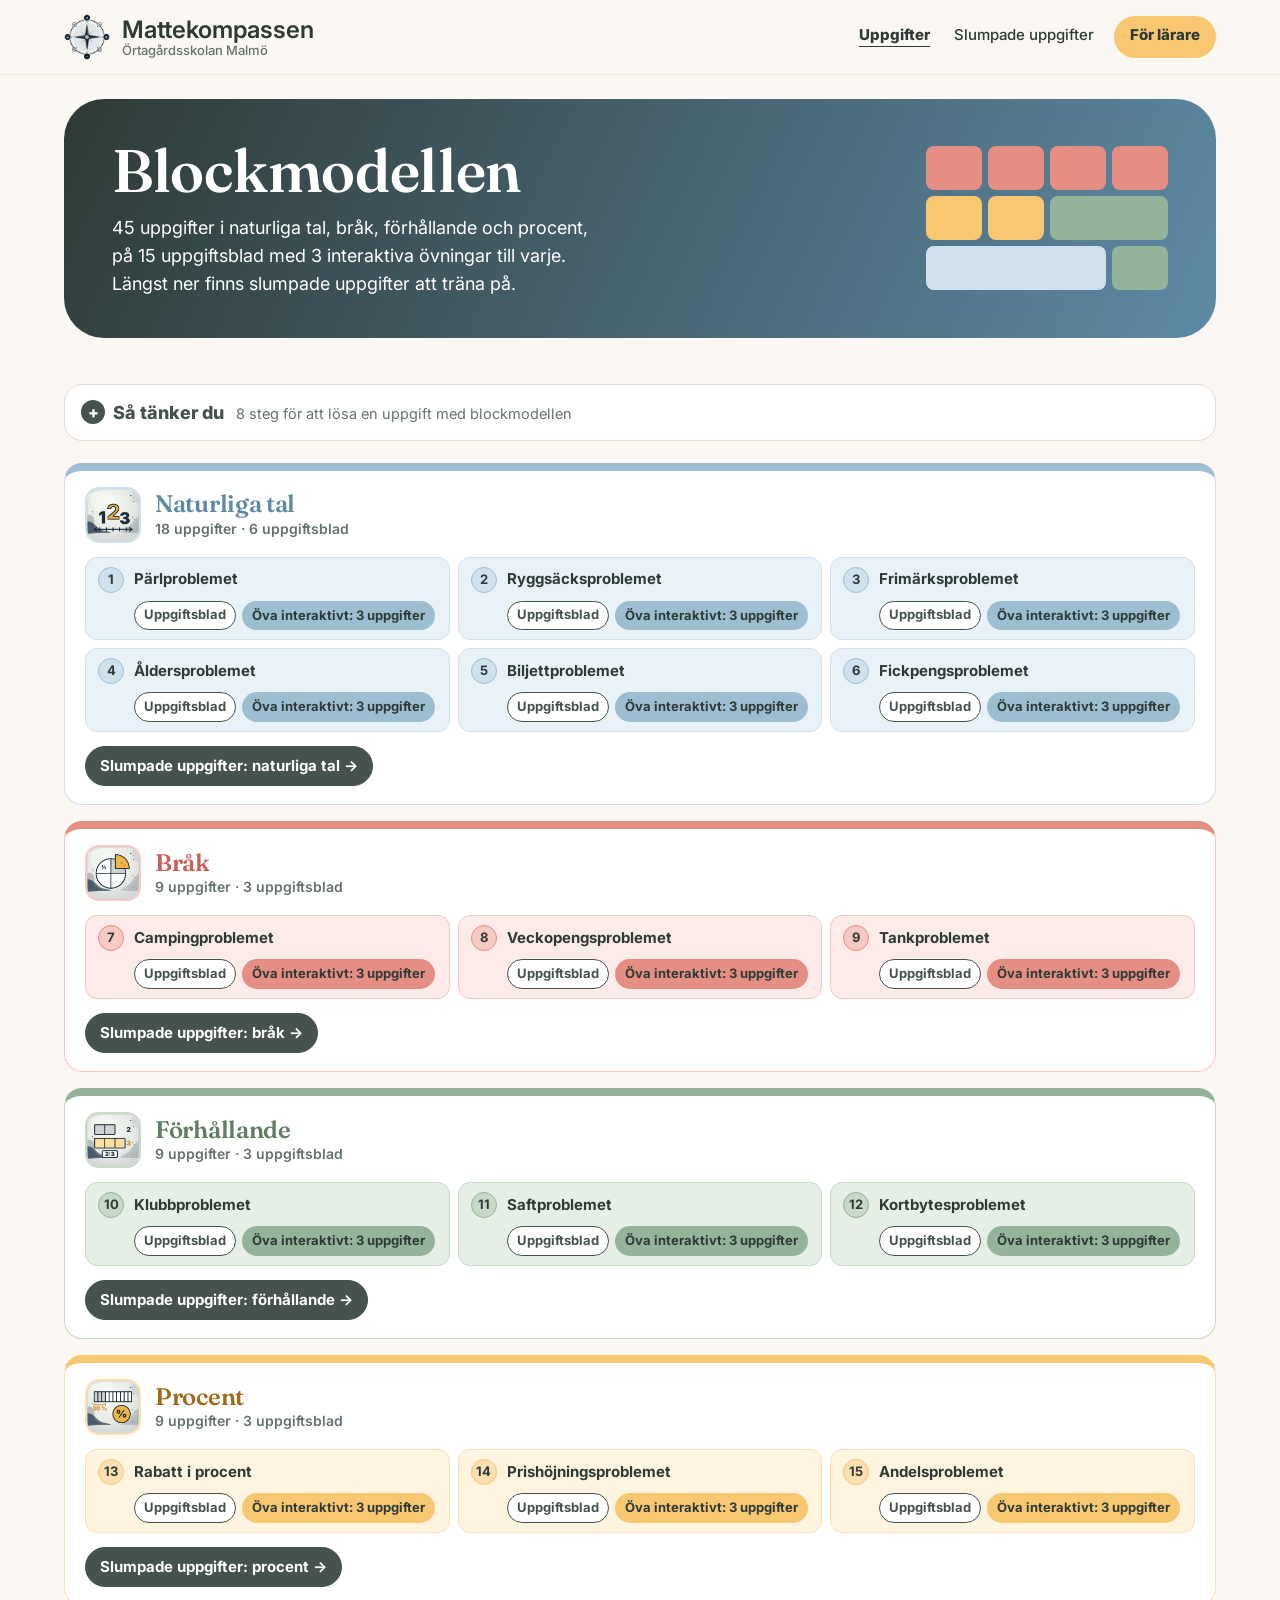
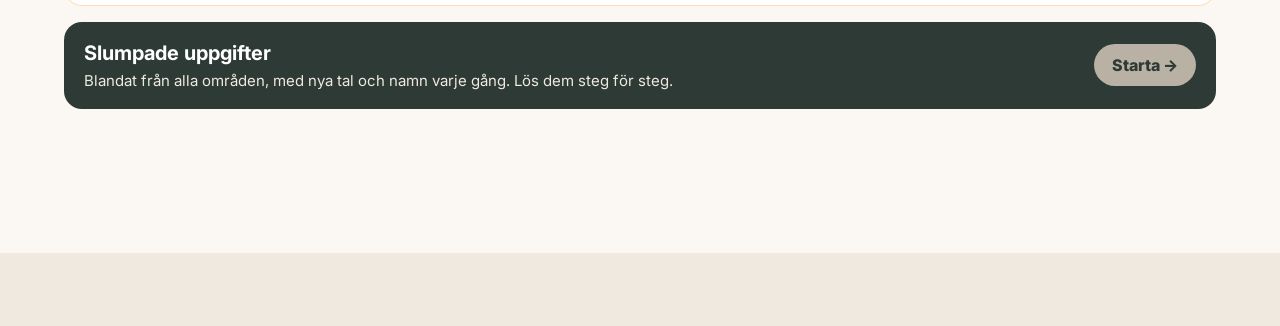
<file: index.html>
<!doctype html>
<html lang="sv"><head><meta charset="utf-8"><meta name="viewport" content="width=device-width,initial-scale=1">
<title>Blockmodellen</title>
<meta name="description" content="Problemlösning med blockmodellen: uppgiftsblad och interaktiva övningar.">
<link rel="preconnect" href="https://fonts.googleapis.com"><link rel="preconnect" href="https://fonts.gstatic.com" crossorigin>
<link href="https://fonts.googleapis.com/css2?family=Fraunces:opsz,wght@9..144,600;9..144,700&family=Inter:wght@400;500;600;700;800;900&display=swap" rel="stylesheet">
<link rel="icon" href="bilder/logo.svg?v=202611231630" type="image/svg+xml">
<link rel="apple-touch-icon" href="bilder/appikon/ikon-180.png">
<link rel="manifest" href="manifest.webmanifest">
<meta name="theme-color" content="#FBF8F3">
<link rel="stylesheet" href="stil.css?v=202611231630">
<style>:root{--ink:#46534D;--mid:#B9B1A4;--l:#E3DCD0;--vl:#FBF8F3;--w:#FBF8F3;--hi:#B9B1A4;--bg:#FBF8F3;--ram:#E3DCD0;--knapp:#46534D;--t:#FBF8F3;--tram:#E3DCD0}</style>
<style>.logo .bmlogo{flex:none}nav a.on{font-weight:800;text-decoration:underline;text-underline-offset:6px}</style><style>nav a.bm-lararknapp{background:#F8C772;color:#2E3A36;font-weight:800;border-radius:999px;padding:7px 16px;text-decoration:none;margin-left:6px}nav a.bm-lararknapp:hover{background:#F2B54F}</style><style>.bm-gg>div>b{flex-wrap:wrap}.bm-gg>div>b a{white-space:nowrap}</style></head><body>
<header><div class="wrap"><a class="logo" href="index.html" aria-label="Mattekompassen, Örtagårdsskolan Malmö"><img src="bilder/kompass.png?v=202611231630" alt="" style="width:46px;height:46px"><span>Mattekompassen<small>Örtagårdsskolan Malmö</small></span></a>
<div class="hoger"><nav aria-label="Huvudmeny"><a href="index.html" class="on">Uppgifter</a><a href="trana.html" class="">Slumpade uppgifter</a><a href="larare.html" class="bm-lararknapp">För lärare</a></nav></div></div></header>

<style>section.panel.panel{background:linear-gradient(115deg,#EFE9DF,#E3DCD0)!important;box-shadow:inset 0 0 0 2px #B9B1A4!important}section.panel.panel h1{color:#2E3A36!important}section.panel.panel .etikett{color:#46534D!important}section.panel.panel .sti,section.panel.panel .sti a{color:#46534D!important}section.panel.panel p{color:#46534D!important}.kapblock,.ovkort,.np .infobox,.pi-intro div,.pi-info>div{background:linear-gradient(110deg,#FBF8F3,#EFE9DF)!important;border:2px solid #E3DCD0!important;box-shadow:none}.typ,.bg-ruta,.bt-ruta,.bm-steg li,.bm-valj a,.bm-del,.bm-tips li,.pi-omr button,.pisa .enhet,.np .ib4>div,.upg,.r6k,.r6steg div,.r6kap a:not(.forst),.ruta,.kq-lruta{background:#fff!important;border:1.5px solid #E3DCD0!important;border-top:6px solid #2E3A36!important}.kapblock h2,.kapblock h3:first-child,.r6sek,.r6k h3,.typ b,.bm-steg b{color:#46534D}.knapp{background:#46534D!important;color:#fff!important}</style><style>.panel{background:#EFE9DF!important;box-shadow:inset 0 0 0 2px #B9B1A4}.panel .sti,.panel .sti a{color:#66736C}.panel h1{color:var(--ink)}.panel p{color:#46534D;max-width:none}</style><div class="wrap"><section class="panel" style="background:#EFE9DF"><div><h1>Blockmodellen</h1><p>45 uppgifter i naturliga tal, bråk, förhållande och procent,<br class="bryt"> på 15 uppgiftsblad med 3 interaktiva övningar till varje.<br class="bryt"> Längst ner finns slumpade uppgifter att träna på.</p></div><div class="blockrad" aria-hidden="true"><i></i><i></i><i></i><i></i><i></i><i></i><i></i><i></i><i></i><i></i><i></i><i></i><i></i><i></i><i></i><i></i><i></i><i></i><i></i><i></i><i></i><i></i><i></i><i></i></div></section></div><style>
.bm-steg{display:grid;grid-template-columns:repeat(4,minmax(0,1fr));gap:12px;margin:8px 0 12px;padding:0;list-style:none;counter-reset:s}
.bm-steg li{background:#fff;border:1.5px solid #E3DCD0;border-radius:16px;padding:14px 16px;counter-increment:s;font-size:15px;color:#46534D}
.bm-steg li::before{content:counter(s);display:flex;width:30px;height:30px;border-radius:50%;background:#EFE9DF;border:1.5px solid #B9B1A4;align-items:center;justify-content:center;font-weight:800;color:#2E3A36;margin-bottom:8px}
.bm-steg b{display:block;color:#2E3A36;font-size:16px;margin-bottom:2px}
.bm-gang{text-align:center;background:#EFE9DF;border:1.5px solid #E3DCD0;border-radius:999px;padding:9px 16px;margin:0 0 30px;font-weight:700;color:#46534D;font-size:15px}
.bm-del{display:flex;gap:16px;align-items:center;background:#fff;border:1.5px solid #E3DCD0;border-radius:18px;padding:18px 20px;margin-bottom:12px;scroll-margin-top:20px}
.bm-del i{font-style:normal;width:56px;height:56px;border-radius:50%;border:1.5px solid #B9B1A4;box-sizing:border-box;display:flex;align-items:center;justify-content:center;flex:none}
.bm-del h2{margin:0 0 2px;font-size:22px}.bm-del p{margin:0;color:#66736C;font-size:15px}.bm-del>div{flex:1}
.bm-del .snart{flex:none;font-size:13.5px;font-weight:700;color:#46534D;background:#EFE9DF;border-radius:999px;padding:6px 14px}
.bm-lek{display:grid;grid-template-columns:repeat(3,minmax(0,1fr));gap:10px;margin-top:14px}.bm-del>.bm-lek{flex:0 0 100%}.bm-lek a{display:flex;align-items:center;gap:10px;background:#F8F4EE;border:1.5px solid #E3DCD0;border-radius:12px;padding:10px 14px;text-decoration:none;color:#2E3A36;font-weight:700;font-size:15px}.bm-lek a:hover{border-color:#B9B1A4}.bm-lek a span{width:26px;height:26px;border-radius:50%;background:#EFE9DF;border:1.5px solid #B9B1A4;display:flex;align-items:center;justify-content:center;font-size:13px;flex:none}.bm-del.lek{flex-wrap:wrap}@media (max-width:700px){.bm-lek{grid-template-columns:minmax(0,1fr)}}.bm-del>.bm-lek{min-width:0;box-sizing:border-box}.bm-lek .lk{min-width:0;box-sizing:border-box}
.bm-lek .lk{display:flex;align-items:center;gap:10px;background:#F8F4EE;border:1.5px solid #E3DCD0;border-radius:12px;padding:10px 12px;color:#2E3A36;font-weight:700;font-size:15px}.bm-lek .lk>span{width:26px;height:26px;border-radius:50%;background:#EFE9DF;border:1.5px solid #B9B1A4;display:flex;align-items:center;justify-content:center;font-size:13px;flex:none}.bm-lek .lk .lt{flex:1}.bm-lek .lk b{display:flex;gap:6px}.bm-lek .lk b a{padding:5px 10px;border-radius:999px;font-size:13px;background:#2E3A36;color:#fff;border:0}.bm-lek .lk b a.pdf{background:#fff;color:#2E3A36;border:1.5px solid #2E3A36}
.bm-lek .lt{font-style:normal;display:flex;flex-direction:column}.bm-lek .lt small{font-weight:600;color:#66736C;font-size:13px}
@media (max-width:400px){.bm-lek .lk{flex-wrap:wrap}.bm-lek .lk b{flex:1 1 100%;margin-left:36px}}
.bm-del:target{box-shadow:0 0 0 3px #B9B1A4}
.bm-valj{display:grid;grid-template-columns:repeat(5,minmax(0,1fr));gap:12px;margin:8px 0 30px}
.bm-valj a{display:flex;flex-direction:column;gap:10px;background:#fff;border:1.5px solid #E3DCD0;border-radius:16px;padding:16px;text-decoration:none;color:#2E3A36}
.bm-valj a:hover{border-color:#B9B1A4;box-shadow:0 2px 8px rgba(46,58,70,.12)}
.bm-valj i{font-style:normal;width:52px;height:52px;border-radius:50%;border:1.5px solid #B9B1A4;box-sizing:border-box;display:flex;align-items:center;justify-content:center}
.bm-valj b{font-size:17px}.bm-valj small{color:#66736C;font-size:14px;line-height:1.35}.bm-valj em{font-style:normal;margin-top:auto;font-weight:700;color:#46534D;font-size:14px}.bm-valj a{display:grid;grid-template-columns:52px 1fr;column-gap:14px;row-gap:2px;align-items:center}.bm-valj a i{grid-row:1/span 3}.bm-valj a b,.bm-valj a small,.bm-valj a em{grid-column:2;margin:0}
.bm-valj2{grid-template-columns:repeat(2,minmax(0,1fr))}@media (max-width:1000px){.bm-valj{grid-template-columns:1fr 1fr}}@media (max-width:560px){.bm-valj{grid-template-columns:1fr}}
@media (max-width:900px){.bm-steg{grid-template-columns:1fr 1fr}}@media (max-width:560px){.bm-steg{grid-template-columns:1fr}.bm-del{flex-wrap:wrap}.bm-del>div{flex:1 1 calc(100% - 72px)}.bm-del .snart{margin-left:72px}}
</style>
<main><section><div class="wrap"><style>
.bm-slump{display:flex;align-items:center;gap:16px;background:#2E3A36;color:#fff;border-radius:18px;padding:16px 20px;margin:6px 0 24px;text-decoration:none}
.bm-slump:hover{background:#46534D}.bm-slump-t{flex:1;display:flex;flex-direction:column;gap:2px}.bm-slump b{font-size:20px}.bm-slump small{font-size:15px;color:#EFE9DF}
.bm-slump em{font-style:normal;font-weight:800;background:#B9B1A4;color:#2E3A36;border-radius:999px;padding:9px 18px;flex:none}
.bm-tank{background:#fff;border:1.5px solid #E3DCD0;border-radius:18px;margin:0 0 22px}
.bm-tank summary{cursor:pointer;list-style:none;display:flex;align-items:baseline;flex-wrap:wrap;gap:4px 12px;padding:14px 20px 14px 48px;position:relative}
.bm-tank summary::-webkit-details-marker{display:none}
.bm-tank summary::before{content:"+";position:absolute;left:16px;top:15px;width:24px;height:24px;border-radius:50%;background:#46534D;color:#fff;font-weight:800;display:flex;align-items:center;justify-content:center;line-height:1}
.bm-tank[open] summary::before{content:"\2212"}
.bm-tank summary span{font-weight:800;font-size:18px;color:#46534D}.bm-tank summary small{color:#66736C;font-size:14.5px}
.bm-tank .bm-steg{margin:0;padding:0 16px 16px}
@media (max-width:560px){.bm-slump{flex-wrap:wrap;padding:14px 16px}.bm-slump em{width:100%;text-align:center}.bm-tank summary small{display:none}.bm-tank summary::before{top:13px}
.panel{margin-bottom:18px!important;padding:20px 20px!important}.panel h1{font-size:34px!important}.panel p{font-size:16px!important;line-height:1.45!important}.panel p .mer{display:none}section.bm-del.lek>i.eik{width:48px!important;height:48px!important}}
</style><style>
.bm-omr{background:#fff;border:1.5px solid #E3DCD0;border-top:6px solid #2E3A36;border-radius:18px;padding:16px 20px 18px;margin:0 0 16px;scroll-margin-top:16px}
.bm-omr-h{display:flex;align-items:center;gap:14px;margin:0 0 14px}.bm-omr-h img{width:56px;height:56px;flex:none;box-sizing:border-box;border:2px solid #E3DCD0;border-radius:14px;object-fit:cover;background:#FBF8F3}
.bm-omr-h h2{margin:0;font-size:24px}.bm-omr-h small{display:block;color:#66736C;font-size:14px;font-weight:600}
.bm-omr h3{font-family:Inter,sans-serif;margin:14px 0 8px;font-size:13px;font-weight:800;text-transform:uppercase;letter-spacing:.04em;color:#66736C}
.bm-gg{display:grid;grid-template-columns:repeat(3,minmax(0,1fr));gap:8px}
.bm-gg>div{display:flex;flex-wrap:wrap;align-items:center;gap:8px 10px;background:#F8F4EE;border:1.5px solid #E3DCD0;border-radius:12px;padding:9px 12px;min-width:0}
.bm-gg>div>span{width:26px;height:26px;border-radius:50%;background:#EFE9DF;border:1.5px solid #B9B1A4;display:flex;align-items:center;justify-content:center;font-size:13px;font-weight:700;flex:none}
.bm-gg>div>em{flex:1;font-style:normal;font-weight:700;font-size:15px;color:#2E3A36;min-width:0;hyphens:auto;-webkit-hyphens:auto;overflow-wrap:break-word}
.bm-gg>div>b{display:flex;gap:6px;flex:1 1 100%;margin-left:36px}.bm-gg>div>b a{padding:5px 10px;border-radius:999px;font-size:13px;background:#2E3A36;color:#fff;text-decoration:none}.bm-gg>div>b a.pdf{background:#fff;color:#2E3A36;border:1.5px solid #2E3A36;padding:3.5px 9px}.bm-gg>div>b a.ova{background:#B9B1A4;color:#2E3A36;font-weight:700}
.bm-ov{display:flex;flex-wrap:wrap;gap:8px;margin-top:14px}
.bm-ov a{display:inline-flex;align-items:center;gap:6px;text-decoration:none;font-weight:700;font-size:15px;border-radius:999px;padding:8px 14px;background:#F3EEE6;border:1.5px solid #B9B1A4;color:#2E3A36}
.bm-ov a:hover{background:#DDD5C8}.bm-ov a.slump{background:#2E3A36;border-color:#2E3A36;color:#fff}.bm-ov a.slump:hover{background:#46534D}
@media (max-width:900px){.bm-gg{grid-template-columns:1fr 1fr}}@media (max-width:600px){.bm-gg{grid-template-columns:1fr}.bm-omr{padding:14px 14px 16px}.bm-omr-h img{width:48px;height:48px;border-radius:12px}.bm-omr-h h2{font-size:21px}}
</style><details class="bm-tank"><summary><span>Så tänker du</span><small>8 steg för att lösa en uppgift med blockmodellen</small></summary><ol class="bm-steg"><li><b>Läs hela uppgiften</b>Vem eller vad handlar uppgiften om?</li><li><b>Rita blocket</b>Ett block för det hela, eller för den som har minst. Rita de andra utifrån det.</li><li><b>Läs en gång till</b>Skriv in det du vet: talen och delarna som står i texten.</li><li><b>Vad söker vi?</b>Skriv ett ? där svaret ska stå.</li><li><b>Hur delar vi blocket?</b>Dela i lika stora delar. Är bråket eller procenten svår att visa? Dela i mindre delar.</li><li><b>Är det något som stör?</b>En liten extra del, en rabatt eller något som flyttas. Ta bort det och ändra talet.</li><li><b>Hur mycket är en del?</b>Dela talet du vet med antalet delar. Räkna sedan ut det du söker.</li><li><b>Svara och kontrollera</b>Svara med en hel mening. Är svaret rimligt?</li></ol></details><div id="blandade"><section class="bm-omr" id="tal"><div class="bm-omr-h"><img src="bilder/bm-tal.png?v=202611231630" alt=""><div><h2>Naturliga tal</h2><small>18 uppgifter · 6 uppgiftsblad</small></div></div><div class="bm-gg"><div><span>1</span><em>Pärlproblemet</em><b><a class="pdf" href="pdf/blandade-02.pdf" target="_blank" rel="noopener">Uppgiftsblad</a><a class="ova" href="ova.html?l=2">Öva interaktivt: 3 uppgifter</a></b></div><div><span>2</span><em>Ryggsäcksproblemet</em><b><a class="pdf" href="pdf/blandade-04.pdf" target="_blank" rel="noopener">Uppgiftsblad</a><a class="ova" href="ova.html?l=4">Öva interaktivt: 3 uppgifter</a></b></div><div><span>3</span><em>Frimärksproblemet</em><b><a class="pdf" href="pdf/blandade-06.pdf" target="_blank" rel="noopener">Uppgiftsblad</a><a class="ova" href="ova.html?l=6">Öva interaktivt: 3 uppgifter</a></b></div><div><span>4</span><em>Åldersproblemet</em><b><a class="pdf" href="pdf/blandade-07.pdf" target="_blank" rel="noopener">Uppgiftsblad</a><a class="ova" href="ova.html?l=7">Öva interaktivt: 3 uppgifter</a></b></div><div><span>5</span><em>Biljettproblemet</em><b><a class="pdf" href="pdf/blandade-08.pdf" target="_blank" rel="noopener">Uppgiftsblad</a><a class="ova" href="ova.html?l=8">Öva interaktivt: 3 uppgifter</a></b></div><div><span>6</span><em>Fickpengsproblemet</em><b><a class="pdf" href="pdf/blandade-11.pdf" target="_blank" rel="noopener">Uppgiftsblad</a><a class="ova" href="ova.html?l=11">Öva interaktivt: 3 uppgifter</a></b></div></div><div class="bm-ov"><a class="slump" href="trana.html?omr=nat">Slumpade uppgifter: naturliga tal →</a></div></section><section class="bm-omr" id="brak"><div class="bm-omr-h"><img src="bilder/bm-brak.png?v=202611231630" alt=""><div><h2>Bråk</h2><small>9 uppgifter · 3 uppgiftsblad</small></div></div><div class="bm-gg"><div><span>7</span><em>Campingproblemet</em><b><a class="pdf" href="pdf/blandade-01.pdf" target="_blank" rel="noopener">Uppgiftsblad</a><a class="ova" href="ova.html?l=1">Öva interaktivt: 3 uppgifter</a></b></div><div><span>8</span><em>Veckopengsproblemet</em><b><a class="pdf" href="pdf/blandade-05.pdf" target="_blank" rel="noopener">Uppgiftsblad</a><a class="ova" href="ova.html?l=5">Öva interaktivt: 3 uppgifter</a></b></div><div><span>9</span><em>Tankproblemet</em><b><a class="pdf" href="pdf/blandade-12.pdf" target="_blank" rel="noopener">Uppgiftsblad</a><a class="ova" href="ova.html?l=12">Öva interaktivt: 3 uppgifter</a></b></div></div><div class="bm-ov"><a class="slump" href="trana.html?omr=brak">Slumpade uppgifter: bråk →</a></div></section><section class="bm-omr" id="forhallande"><div class="bm-omr-h"><img src="bilder/bm-forh.png?v=202611231630" alt=""><div><h2>Förhållande</h2><small>9 uppgifter · 3 uppgiftsblad</small></div></div><div class="bm-gg"><div><span>10</span><em>Klubbproblemet</em><b><a class="pdf" href="pdf/blandade-09.pdf" target="_blank" rel="noopener">Uppgiftsblad</a><a class="ova" href="ova.html?l=9">Öva interaktivt: 3 uppgifter</a></b></div><div><span>11</span><em>Saftproblemet</em><b><a class="pdf" href="pdf/blandade-13.pdf" target="_blank" rel="noopener">Uppgiftsblad</a><a class="ova" href="ova.html?l=13">Öva interaktivt: 3 uppgifter</a></b></div><div><span>12</span><em>Kortbytesproblemet</em><b><a class="pdf" href="pdf/blandade-14.pdf" target="_blank" rel="noopener">Uppgiftsblad</a><a class="ova" href="ova.html?l=14">Öva interaktivt: 3 uppgifter</a></b></div></div><div class="bm-ov"><a class="slump" href="trana.html?omr=forh">Slumpade uppgifter: förhållande →</a></div></section><section class="bm-omr" id="procent"><div class="bm-omr-h"><img src="bilder/bm-procent.png?v=202611231630" alt=""><div><h2>Procent</h2><small>9 uppgifter · 3 uppgiftsblad</small></div></div><div class="bm-gg"><div><span>13</span><em>Rabatt i procent</em><b><a class="pdf" href="pdf/blandade-03.pdf" target="_blank" rel="noopener">Uppgiftsblad</a><a class="ova" href="ova.html?l=3">Öva interaktivt: 3 uppgifter</a></b></div><div><span>14</span><em>Prishöjningsproblemet</em><b><a class="pdf" href="pdf/blandade-10.pdf" target="_blank" rel="noopener">Uppgiftsblad</a><a class="ova" href="ova.html?l=10">Öva interaktivt: 3 uppgifter</a></b></div><div><span>15</span><em>Andelsproblemet</em><b><a class="pdf" href="pdf/blandade-15.pdf" target="_blank" rel="noopener">Uppgiftsblad</a><a class="ova" href="ova.html?l=15">Öva interaktivt: 3 uppgifter</a></b></div></div><div class="bm-ov"><a class="slump" href="trana.html?omr=proc">Slumpade uppgifter: procent →</a></div></section></div><a class="bm-slump" href="trana.html"><span class="bm-slump-t"><b>Slumpade uppgifter</b><small>Blandat från alla områden, med nya tal och namn varje gång. Lös dem steg för steg.</small></span><em>Starta →</em></a></div></section></main><style>.m6h i.eik{width:60px!important;height:60px!important}.bm-valj i.eik{width:58px!important;height:58px!important}.bm-del>i.eik{width:64px!important;height:64px!important}</style>
<footer><div class="wrap"><b>Blockmodellen – en del av Mattekompassen</b></div></footer>
</body></html>
</file>
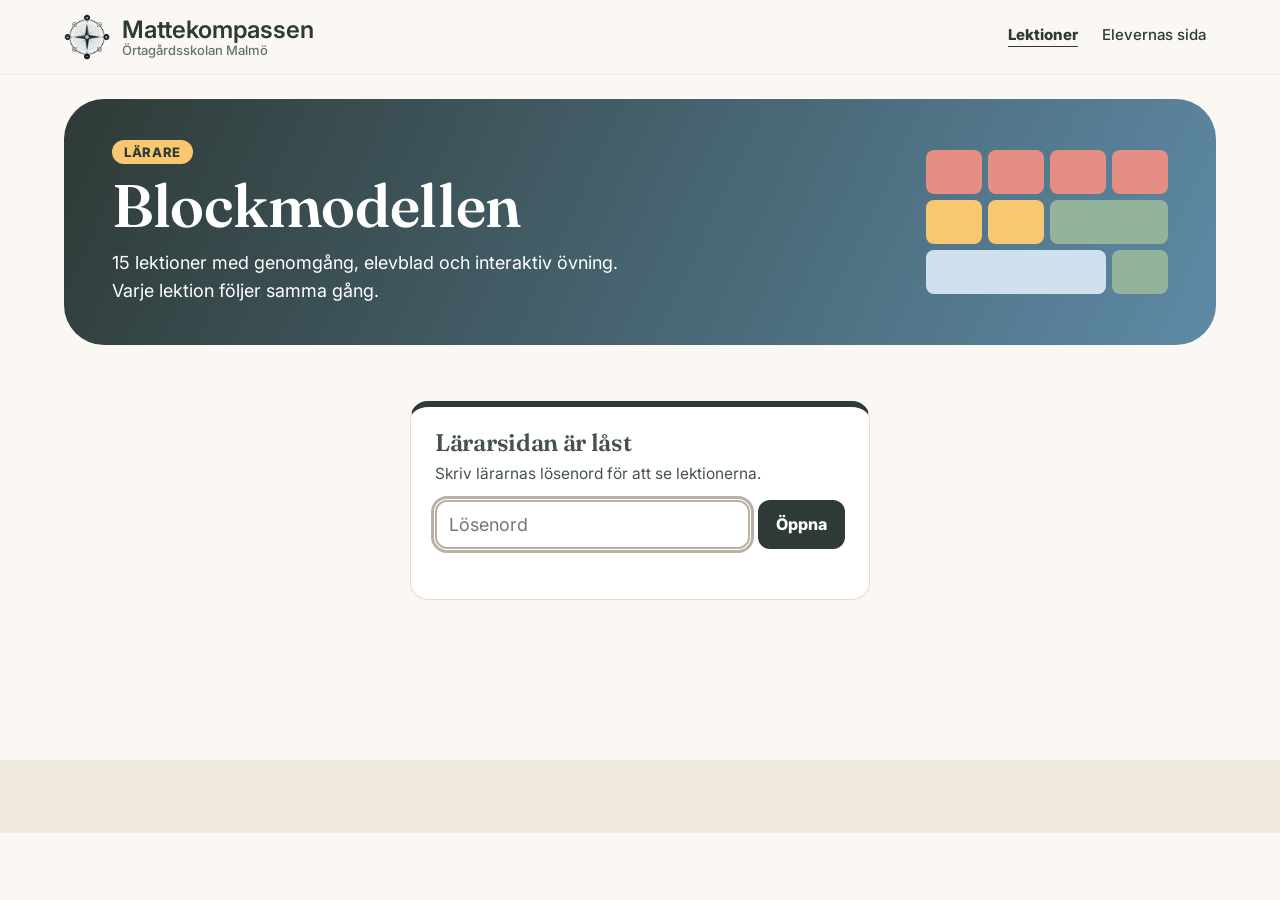
<file: larare.html>
<!doctype html>
<html lang="sv"><head><meta charset="utf-8"><meta name="viewport" content="width=device-width,initial-scale=1">
<title>Lärare – Blockmodellen</title>
<meta name="description" content="Lärarsida för Blockmodellen: lektioner med genomgång, elevblad och interaktiv övning."><meta name="robots" content="noindex,nofollow">
<link rel="preconnect" href="https://fonts.googleapis.com"><link rel="preconnect" href="https://fonts.gstatic.com" crossorigin>
<link href="https://fonts.googleapis.com/css2?family=Fraunces:opsz,wght@9..144,600;9..144,700&family=Inter:wght@400;500;600;700;800;900&display=swap" rel="stylesheet">
<link rel="icon" href="bilder/logo.svg?v=202611231630" type="image/svg+xml">
<link rel="apple-touch-icon" href="bilder/appikon/ikon-180.png">
<link rel="manifest" href="manifest.webmanifest">
<meta name="theme-color" content="#FBF8F3">
<link rel="stylesheet" href="stil.css?v=202611231630">
<style>:root{--ink:#46534D;--mid:#B9B1A4;--l:#E3DCD0;--vl:#FBF8F3;--w:#FBF8F3;--hi:#B9B1A4;--bg:#FBF8F3;--ram:#E3DCD0;--knapp:#46534D;--t:#FBF8F3;--tram:#E3DCD0}</style>
<style>.logo .bmlogo{flex:none}nav a.on{font-weight:800;text-decoration:underline;text-underline-offset:6px}</style><style>
.bm-steg{display:grid;grid-template-columns:repeat(4,minmax(0,1fr));gap:12px;margin:8px 0 12px;padding:0;list-style:none;counter-reset:s}
.bm-steg li{background:#fff;border:1.5px solid #E3DCD0;border-radius:16px;padding:14px 16px;counter-increment:s;font-size:15px;color:#46534D}
.bm-steg li::before{content:counter(s);display:flex;width:30px;height:30px;border-radius:50%;background:#EFE9DF;border:1.5px solid #B9B1A4;align-items:center;justify-content:center;font-weight:800;color:#2E3A36;margin-bottom:8px}
.bm-steg b{display:block;color:#2E3A36;font-size:16px;margin-bottom:2px}
.bm-gang{text-align:center;background:#EFE9DF;border:1.5px solid #E3DCD0;border-radius:999px;padding:9px 16px;margin:0 0 30px;font-weight:700;color:#46534D;font-size:15px}
.bm-del{display:flex;gap:16px;align-items:center;background:#fff;border:1.5px solid #E3DCD0;border-radius:18px;padding:18px 20px;margin-bottom:12px;scroll-margin-top:20px}
.bm-del i{font-style:normal;width:56px;height:56px;border-radius:50%;border:1.5px solid #B9B1A4;box-sizing:border-box;display:flex;align-items:center;justify-content:center;flex:none}
.bm-del h2{margin:0 0 2px;font-size:22px}.bm-del p{margin:0;color:#66736C;font-size:15px}.bm-del>div{flex:1}
.bm-del .snart{flex:none;font-size:13.5px;font-weight:700;color:#46534D;background:#EFE9DF;border-radius:999px;padding:6px 14px}
.bm-lek{display:grid;grid-template-columns:repeat(3,minmax(0,1fr));gap:10px;margin-top:14px}.bm-del>.bm-lek{flex:0 0 100%}.bm-lek a{display:flex;align-items:center;gap:10px;background:#F8F4EE;border:1.5px solid #E3DCD0;border-radius:12px;padding:10px 14px;text-decoration:none;color:#2E3A36;font-weight:700;font-size:15px}.bm-lek a:hover{border-color:#B9B1A4}.bm-lek a span{width:26px;height:26px;border-radius:50%;background:#EFE9DF;border:1.5px solid #B9B1A4;display:flex;align-items:center;justify-content:center;font-size:13px;flex:none}.bm-del.lek{flex-wrap:wrap}@media (max-width:700px){.bm-lek{grid-template-columns:minmax(0,1fr)}}.bm-del>.bm-lek{min-width:0;box-sizing:border-box}.bm-lek .lk{min-width:0;box-sizing:border-box}
.bm-lek .lk{display:flex;align-items:center;gap:10px;background:#F8F4EE;border:1.5px solid #E3DCD0;border-radius:12px;padding:10px 12px;color:#2E3A36;font-weight:700;font-size:15px}.bm-lek .lk>span{width:26px;height:26px;border-radius:50%;background:#EFE9DF;border:1.5px solid #B9B1A4;display:flex;align-items:center;justify-content:center;font-size:13px;flex:none}.bm-lek .lk .lt{flex:1}.bm-lek .lk b{display:flex;gap:6px}.bm-lek .lk b a{padding:5px 10px;border-radius:999px;font-size:13px;background:#2E3A36;color:#fff;border:0}.bm-lek .lk b a.pdf{background:#fff;color:#2E3A36;border:1.5px solid #2E3A36}
.bm-lek .lt{font-style:normal;display:flex;flex-direction:column}.bm-lek .lt small{font-weight:600;color:#66736C;font-size:13px}
@media (max-width:400px){.bm-lek .lk{flex-wrap:wrap}.bm-lek .lk b{flex:1 1 100%;margin-left:36px}}
.bm-del:target{box-shadow:0 0 0 3px #B9B1A4}
.bm-valj{display:grid;grid-template-columns:repeat(5,minmax(0,1fr));gap:12px;margin:8px 0 30px}
.bm-valj a{display:flex;flex-direction:column;gap:10px;background:#fff;border:1.5px solid #E3DCD0;border-radius:16px;padding:16px;text-decoration:none;color:#2E3A36}
.bm-valj a:hover{border-color:#B9B1A4;box-shadow:0 2px 8px rgba(46,58,70,.12)}
.bm-valj i{font-style:normal;width:52px;height:52px;border-radius:50%;border:1.5px solid #B9B1A4;box-sizing:border-box;display:flex;align-items:center;justify-content:center}
.bm-valj b{font-size:17px}.bm-valj small{color:#66736C;font-size:14px;line-height:1.35}.bm-valj em{font-style:normal;margin-top:auto;font-weight:700;color:#46534D;font-size:14px}.bm-valj a{display:grid;grid-template-columns:52px 1fr;column-gap:14px;row-gap:2px;align-items:center}.bm-valj a i{grid-row:1/span 3}.bm-valj a b,.bm-valj a small,.bm-valj a em{grid-column:2;margin:0}
.bm-valj2{grid-template-columns:repeat(2,minmax(0,1fr))}@media (max-width:1000px){.bm-valj{grid-template-columns:1fr 1fr}}@media (max-width:560px){.bm-valj{grid-template-columns:1fr}}
@media (max-width:900px){.bm-steg{grid-template-columns:1fr 1fr}}@media (max-width:560px){.bm-steg{grid-template-columns:1fr}.bm-del{flex-wrap:wrap}.bm-del>div{flex:1 1 calc(100% - 72px)}.bm-del .snart{margin-left:72px}}
</style><style>
.bm-slump{display:flex;align-items:center;gap:16px;background:#2E3A36;color:#fff;border-radius:18px;padding:16px 20px;margin:6px 0 24px;text-decoration:none}
.bm-slump:hover{background:#46534D}.bm-slump-t{flex:1;display:flex;flex-direction:column;gap:2px}.bm-slump b{font-size:20px}.bm-slump small{font-size:15px;color:#EFE9DF}
.bm-slump em{font-style:normal;font-weight:800;background:#B9B1A4;color:#2E3A36;border-radius:999px;padding:9px 18px;flex:none}
.bm-tank{background:#fff;border:1.5px solid #E3DCD0;border-radius:18px;margin:0 0 22px}
.bm-tank summary{cursor:pointer;list-style:none;display:flex;align-items:baseline;flex-wrap:wrap;gap:4px 12px;padding:14px 20px 14px 48px;position:relative}
.bm-tank summary::-webkit-details-marker{display:none}
.bm-tank summary::before{content:"+";position:absolute;left:16px;top:15px;width:24px;height:24px;border-radius:50%;background:#46534D;color:#fff;font-weight:800;display:flex;align-items:center;justify-content:center;line-height:1}
.bm-tank[open] summary::before{content:"\2212"}
.bm-tank summary span{font-weight:800;font-size:18px;color:#46534D}.bm-tank summary small{color:#66736C;font-size:14.5px}
.bm-tank .bm-steg{margin:0;padding:0 16px 16px}
@media (max-width:560px){.bm-slump{flex-wrap:wrap;padding:14px 16px}.bm-slump em{width:100%;text-align:center}.bm-tank summary small{display:none}.bm-tank summary::before{top:13px}
.panel{margin-bottom:18px!important;padding:20px 20px!important}.panel h1{font-size:34px!important}.panel p{font-size:16px!important;line-height:1.45!important}.panel p .mer{display:none}section.bm-del.lek>i.eik{width:48px!important;height:48px!important}}
</style><style>
.bm-omr{background:#fff;border:1.5px solid #E3DCD0;border-top:6px solid #2E3A36;border-radius:18px;padding:16px 20px 18px;margin:0 0 16px;scroll-margin-top:16px}
.bm-omr-h{display:flex;align-items:center;gap:14px;margin:0 0 14px}.bm-omr-h img{width:56px;height:56px;flex:none;box-sizing:border-box;border:2px solid #E3DCD0;border-radius:14px;object-fit:cover;background:#FBF8F3}
.bm-omr-h h2{margin:0;font-size:24px}.bm-omr-h small{display:block;color:#66736C;font-size:14px;font-weight:600}
.bm-omr h3{font-family:Inter,sans-serif;margin:14px 0 8px;font-size:13px;font-weight:800;text-transform:uppercase;letter-spacing:.04em;color:#66736C}
.bm-gg{display:grid;grid-template-columns:repeat(3,minmax(0,1fr));gap:8px}
.bm-gg>div{display:flex;flex-wrap:wrap;align-items:center;gap:8px 10px;background:#F8F4EE;border:1.5px solid #E3DCD0;border-radius:12px;padding:9px 12px;min-width:0}
.bm-gg>div>span{width:26px;height:26px;border-radius:50%;background:#EFE9DF;border:1.5px solid #B9B1A4;display:flex;align-items:center;justify-content:center;font-size:13px;font-weight:700;flex:none}
.bm-gg>div>em{flex:1;font-style:normal;font-weight:700;font-size:15px;color:#2E3A36;min-width:0;hyphens:auto;-webkit-hyphens:auto;overflow-wrap:break-word}
.bm-gg>div>b{display:flex;gap:6px;flex:1 1 100%;margin-left:36px}.bm-gg>div>b a{padding:5px 10px;border-radius:999px;font-size:13px;background:#2E3A36;color:#fff;text-decoration:none}.bm-gg>div>b a.pdf{background:#fff;color:#2E3A36;border:1.5px solid #2E3A36;padding:3.5px 9px}.bm-gg>div>b a.ova{background:#B9B1A4;color:#2E3A36;font-weight:700}
.bm-ov{display:flex;flex-wrap:wrap;gap:8px;margin-top:14px}
.bm-ov a{display:inline-flex;align-items:center;gap:6px;text-decoration:none;font-weight:700;font-size:15px;border-radius:999px;padding:8px 14px;background:#F3EEE6;border:1.5px solid #B9B1A4;color:#2E3A36}
.bm-ov a:hover{background:#DDD5C8}.bm-ov a.slump{background:#2E3A36;border-color:#2E3A36;color:#fff}.bm-ov a.slump:hover{background:#46534D}
@media (max-width:900px){.bm-gg{grid-template-columns:1fr 1fr}}@media (max-width:600px){.bm-gg{grid-template-columns:1fr}.bm-omr{padding:14px 14px 16px}.bm-omr-h img{width:48px;height:48px;border-radius:12px}.bm-omr-h h2{font-size:21px}}
</style><style>
.roll{display:inline-block;font:800 13px Inter,sans-serif;letter-spacing:.05em;text-transform:uppercase;background:#F8C772;color:#2E3A36;border-radius:999px;padding:4px 12px;margin:0 0 10px}
.las{max-width:460px;margin:10px auto 40px;background:#fff;border:1.5px solid #E3DCD0;border-top:6px solid #2E3A36;border-radius:18px;padding:22px 24px}
.las h2{margin:0 0 6px;font-size:24px}.las p{margin:0 0 14px;color:#46534D;font-size:15.5px}
.las form{display:flex;gap:8px;flex-wrap:wrap}.las input{font:inherit;font-size:18px;flex:1;min-width:0;padding:9px 12px;border:2px solid #B9B1A4;border-radius:12px}
.las input:focus{outline:3px solid #B9B1A4;outline-offset:1px}
.las button{font:inherit;font-size:16px;font-weight:800;background:#2E3A36;color:#fff;border:0;border-radius:12px;padding:10px 18px;cursor:pointer}
.las .fel{color:#A0473F;font-weight:700;margin:10px 0 0;min-height:1.2em;font-size:15px}
.gang{display:grid;grid-template-columns:repeat(4,minmax(0,1fr));gap:10px;margin:0 0 20px;padding:0;list-style:none;counter-reset:g}
.gang li{background:#fff;border:1.5px solid #E3DCD0;border-radius:16px;padding:12px 14px;font-size:14.5px;color:#46534D;counter-increment:g;display:flex;gap:10px}
.gang li::before{content:counter(g);width:28px;height:28px;border-radius:50%;background:#2E3A36;color:#fff;font-weight:800;display:flex;align-items:center;justify-content:center;flex:none}
.gang b{display:block;color:#2E3A36;font-size:15.5px}
.uk{display:grid;grid-template-columns:repeat(3,minmax(0,1fr));gap:8px}
.uk>div{background:var(--al);border:1.5px solid var(--am);border-radius:12px;padding:10px 12px;display:flex;flex-wrap:wrap;gap:8px 10px;align-items:center;min-width:0}
.uk>div>span{width:26px;height:26px;border-radius:50%;background:#fff;border:1.5px solid var(--ab);display:flex;align-items:center;justify-content:center;font-size:13px;font-weight:700;flex:none}
.uk>div>em{flex:1;font-style:normal;font-weight:700;font-size:15px;color:#2E3A36;min-width:0}
.uk>div>p{flex:1 1 100%;margin:0 0 0 36px;display:flex;gap:6px;flex-wrap:wrap}
.uk a{padding:5px 11px;border-radius:999px;font-size:13px;text-decoration:none;font-weight:700}
.uk a.kp{background:#fff;color:#2E3A36;border:1.5px solid #2E3A36;padding:3.5px 10px}.uk a.ko{background:var(--ab);color:#2E3A36}
.uk a.kt{background:#2E3A36;color:#fff}.uk a.km{color:#2E3A36;text-decoration:underline;padding:5px 4px}
.lekh{max-width:980px;margin:0 auto 14px;display:flex;align-items:center;gap:14px;flex-wrap:wrap}.lekh img{width:56px;height:56px;border-radius:14px;border:2px solid var(--am)}
.lekh h2{margin:0;font-size:28px;color:var(--a)}.lekh small{display:block;color:#66736C;font-weight:600}
.lekh .nav2{margin-left:auto;display:flex;gap:8px;flex-wrap:wrap}.lekh .nav2 a{text-decoration:none;font-weight:700;font-size:14px;color:#2E3A36;border:1.5px solid #B9B1A4;border-radius:999px;padding:6px 12px;background:#fff}
.steg{display:grid;gap:12px;max-width:980px;margin:0 auto}
.st{display:grid;grid-template-columns:54px 1fr auto;gap:16px;align-items:center;background:#fff;border:1.5px solid #E3DCD0;border-left:8px solid var(--a);border-radius:18px;padding:18px 20px}
.st>i{font-style:normal;width:46px;height:46px;border-radius:12px;background:var(--al);border:1.5px solid var(--ab);display:flex;align-items:center;justify-content:center;font-weight:900;font-size:20px;color:#2E3A36}
.st h3{margin:0 0 3px;font-size:20px;font-family:Inter,sans-serif;font-weight:800;color:#2E3A36}.st p{margin:0;color:#46534D;font-size:15px;line-height:1.45}
.st .kn{display:flex;flex-direction:column;gap:6px}
.st .kn a,.st .kn button{font:inherit;text-align:center;text-decoration:none;font-weight:800;font-size:14.5px;border-radius:12px;padding:9px 16px;background:#2E3A36;color:#fff;white-space:nowrap;border:0;cursor:pointer}
.st .kn .lj{background:#fff;color:#2E3A36;border:1.5px solid #2E3A36;padding:7.5px 15px}
.st.kommer{border-style:dashed;border-left-style:solid;background:#FBF8F3}.st.kommer .kn span{font-weight:800;font-size:14.5px;border-radius:12px;padding:9px 16px;background:#E3DCD0;color:#66736C}
.bakat{max-width:980px;margin:18px auto 0}
.kopierad{position:fixed;bottom:22px;left:50%;transform:translateX(-50%);background:#2E3A36;color:#fff;font-weight:700;border-radius:999px;padding:10px 18px;opacity:0;transition:opacity .2s;pointer-events:none}.kopierad.syns{opacity:1}
@media (max-width:900px){.gang{grid-template-columns:1fr 1fr}.uk{grid-template-columns:1fr 1fr}}
@media (max-width:600px){.gang,.uk{grid-template-columns:1fr}.st{grid-template-columns:44px 1fr}.st>i{width:40px;height:40px}.st .kn{grid-column:1/-1}}
</style><style id="fler-css">
.fl-genvag{display:flex;align-items:center;gap:12px;background:#fff;border:1.5px solid #E3DCD0;border-radius:16px;padding:12px 16px;margin:0 0 20px;text-decoration:none;color:#2E3A36}
.fl-genvag:hover{border-color:#B9B1A4}.fl-genvag b{font-size:16px}.fl-genvag small{display:block;color:#66736C;font-size:14px;font-weight:600}.fl-genvag span{flex:1}
.fl-genvag em{font-style:normal;font-weight:800;font-size:14px;background:#EFE9DF;border:1.5px solid #B9B1A4;border-radius:999px;padding:6px 14px;flex:none}
#fler{scroll-margin-top:16px;margin-top:34px}
.fl-topp{background:linear-gradient(115deg,#EFE9DF,#E3DCD0);border:1.5px solid #B9B1A4;border-radius:18px;padding:18px 20px;margin:0 0 16px}
.fl-topp h2{margin:0 0 4px;font-size:28px}.fl-topp p{margin:0 0 14px;color:#46534D;font-size:15.5px}
.fl-niva{display:flex;gap:8px;flex-wrap:wrap}.fl-niva button{font:inherit;font-weight:800;font-size:15px;border-radius:999px;padding:9px 18px;cursor:pointer;background:#fff;color:#2E3A36;border:1.5px solid #2E3A36}
.fl-niva button[aria-pressed="true"]{background:#2E3A36;color:#fff}
.fl-delar{display:flex;gap:8px;flex-wrap:wrap;margin:0 0 14px}.fl-delar a{display:inline-flex;align-items:center;gap:8px;text-decoration:none;font-weight:700;font-size:14.5px;color:#2E3A36;background:#fff;border:1.5px solid #E3DCD0;border-radius:999px;padding:5px 14px 5px 5px}
.fl-delar a:hover{border-color:#B9B1A4}.fl-delar img{width:30px;height:30px;border-radius:50%}
.fl-omr h3{font-family:Inter,sans-serif;margin:16px 0 8px;font-size:14px;font-weight:800;color:#46534D}
.fl-omr .uk>div>em small{display:block;font-weight:600;color:#66736C;font-size:13px}
.uk a.kf{background:#fff;color:#2E3A36;border:1.5px dashed #2E3A36;padding:3.5px 10px}
.fl-tal{--a:#5E8AA6;--al:#E8F2F7;--am:#CFE1ED;--ab:#9DBED1}.fl-brak{--a:#C6625B;--al:#FCEBE8;--am:#F6C9C3;--ab:#E58F84}
.fl-forhallande{--a:#5F7F62;--al:#E6EFE6;--am:#C9D9C8;--ab:#93B49A}.fl-procent{--a:#E0A23F;--al:#FFF4E0;--am:#FCE0B2;--ab:#F8C772}
.fl-algebra{--a:#7A6AA8;--al:#F0EDF8;--am:#DCD5EE;--ab:#B2A5D8}
.bm-omr.fl-omr{border-color:var(--am)!important;border-top:8px solid var(--ab)!important}.fl-omr .bm-omr-h img{border-color:var(--am)!important;background:var(--al)!important}
@media (max-width:600px){.fl-topp h2{font-size:24px}.fl-genvag{flex-wrap:wrap}.fl-genvag em{margin-left:auto}}
.fl-las{max-width:none;margin:0 0 20px;border-top-color:#B9B1A4;background:linear-gradient(115deg,#EFE9DF,#E3DCD0);border-color:#B9B1A4}.fl-las form{max-width:460px}</style></head><body>
<header><div class="wrap"><a class="logo" href="larare.html" aria-label="Mattekompassen, Örtagårdsskolan Malmö"><img src="bilder/kompass.png?v=202611231630" alt="" style="width:46px;height:46px"><span>Mattekompassen<small>Örtagårdsskolan Malmö</small></span></a>
<div class="hoger"><nav aria-label="Huvudmeny"><a href="larare.html" class="on">Lektioner</a><a href="index.html">Elevernas sida</a></nav></div></div></header>

<style>section.panel.panel{background:linear-gradient(115deg,#EFE9DF,#E3DCD0)!important;box-shadow:inset 0 0 0 2px #B9B1A4!important}section.panel.panel h1{color:#2E3A36!important}section.panel.panel .etikett{color:#46534D!important}section.panel.panel .sti,section.panel.panel .sti a{color:#46534D!important}section.panel.panel p{color:#46534D!important}.kapblock,.ovkort,.np .infobox,.pi-intro div,.pi-info>div{background:linear-gradient(110deg,#FBF8F3,#EFE9DF)!important;border:2px solid #E3DCD0!important;box-shadow:none}.typ,.bg-ruta,.bt-ruta,.bm-steg li,.bm-valj a,.bm-del,.bm-tips li,.pi-omr button,.pisa .enhet,.np .ib4>div,.upg,.r6k,.r6steg div,.r6kap a:not(.forst),.ruta,.kq-lruta{background:#fff!important;border:1.5px solid #E3DCD0!important;border-top:6px solid #2E3A36!important}.kapblock h2,.kapblock h3:first-child,.r6sek,.r6k h3,.typ b,.bm-steg b{color:#46534D}.knapp{background:#46534D!important;color:#fff!important}</style><style>.panel{background:#EFE9DF!important;box-shadow:inset 0 0 0 2px #B9B1A4}.panel .sti,.panel .sti a{color:#66736C}.panel h1{color:var(--ink)}.panel p{color:#46534D;max-width:none}</style><div class="wrap"><section class="panel"><div><span class="roll">Lärare</span><h1><a href="larare.html" style="color:inherit;text-decoration:none">Blockmodellen</a></h1><p>15 lektioner med genomgång, elevblad och interaktiv övning.<br class="bryt"> Varje lektion följer samma gång.</p></div><div class="blockrad" aria-hidden="true"><i></i><i></i><i></i><i></i><i></i><i></i><i></i><i></i><i></i><i></i><i></i><i></i><i></i><i></i><i></i><i></i><i></i><i></i><i></i><i></i><i></i><i></i><i></i><i></i></div></section></div><main><section><div class="wrap"><div id="larare"><noscript>Lärarsidan behöver JavaScript.</noscript></div></div></section></main><div class="kopierad" role="status">Länken är kopierad</div><script>
(function(){
var K={"iv": "oHoBgUsRLxnBroGK", "data": "2dlnIGmV/xc/ExhrcN7+f0BnvlAgEldCKvRjkJTyMryubIbGjGPnpkcoeMZeYro4lBZx8vhzptLZyN71xvh5qcBqifHvcx0DItbAbSOYlpyEkGvcjN1tjPAQVnGbIkMrc2SXiEQCLCvvZV0+mqgWrFdM70DKWAsu4feQ8ssFpWNIy18cfAdcXxBR8jOp46Ni/[base64]/ViZqyLa5ZlgmEKSjvkf3ofh9XXccGmCBadVsEI65mNvru8qFy7Vf1n+Fn9h/eAQAmMbEByOQ7ktEBbP1bW/0kD6y6rHs4J0TH0b44jYSlHS61B8z/Dl01DTDOV9cUHD1QJu/IOBy8YBpwaF2jI3HVEtzCW45yPZLq10olFqqrmxA/rbw2Ada5GVtTvNGdjzoItZkka1QUgSk6gG4q8b/cRHGHxET0lKwxnGyBXALFwYfxPv53ZlczHBHSZr5usLoCQzAScGTMYOnGNDAqeErRqAc90GrJwlvcLjFDZ14WNFQhtdMyykGRJqsoI1kVJt2/z2HKp0qtmMg1ubEOtC09xYqA+7rnRESpkdr7ABNB2MGzvj/6rdxkJjV2bHT7PxH1HRPx1Ik58Z0vZkydvWG7e2h92gytsU8hU3VkpTZt+jMLdHzmXH67npOOhLfH+5liQ7hOt31v5tQ4FadmGeMjHbODMMPncG9MbKnq6pQgBb09upiEUHe8+q7W+qOsWRn/hDqf/tXan6AbyNmdBLuro+uw+mYbwYJ38/vcsZ8+5xCpyGdiVRwvnOql5GLyFJuc2lz0PCVgfYDoXsod7mDIlGG36w570hAeBwLCqiElCPJX25lvGllm/fU5mPCHa6cBQJZhBReODyRRCHSeCyI5vR56nLErPg0nLrUsSi7plahLpUGvMVkiOEIcVeQglAai+8VJhNqifcqnZLqMdlFJF2sIVH/DP2ahxhmy9H/xbw8xQafTzn35jDl2gNSYOWtWDo+/BTruivkzg5G7BTOtzy3u05YkMlPb92/AOdM9YgsgsrwPZhee2SKR+mNEK8I7askvU5BV15H9WFcmmI5Np8lrkALHDsW4yvp/I5iyl3KVPUuQvMZcKU8Vj/CLx89eWJp02IVxu0+CpW9JLvYipusBbYFUTHItD5YiPXZiMhpd43NVlnY9f6JaprjT4r1sX50IfQ4G4NnHuYSEf3nRdIjYtYe7nBcsbcVNTdjx9w2v/nMlHdiN0LVfgsjsvITjr9ia68EGGkoBP3L3rzc6vHuVvAlafsZ47HbL7V4co+munErf9r1ZNRN5vHsnAedECkrhpfQiX0Usj/ulBjkH/q4LXaM9oJycMLmFw/1StQQlnGVlM1ErdB4OaXNOCja6HHUQSk6kJj30O916B+mNJO24cLRBA529wLP1IG8hR3Kyc1DhLcGwQNRalXB9liNntTqzPeqoFUejtkbJmIKCan5F9BKar3cIta5U6Q++BBom/1RyjF14IDFlCFBoHReMy76Awndjz/xaAna8CSC2jYGq6JFPMAi52qfBCzoKxzE7sXRtjJaq0zpvNN4IU/L9aM4WELLGLbfUg5DnR/isOR9nr/pFtXRXIegIo2NEC3eluutqo9XQdAmWkRbopM/qNVi1I26/Sl/UxajIrUQ/iCfkjGL77CR0gimPvmy2kQrxxuDUikEKQqXBy4RaSNvbD2i9R4ML88prnpRxUlNGFHh16m+i6AW3BBHk02EJBuTp4wIZqf49GVVxS3BcFmMNLnnLwS0mlWzm5NhgAvyNwvcELZu9UHlPvt5Y3XWsEAetGCmfoNCzXw2CYxxejS1uDE4RzBrsXaj98JVx03a3X/XPXONabJHs3PgiY63UKF7KdyjYF2C+cYopja7lp6T/[base64]/F7lw8fQQFy9OUu+2mUzjooF5tqGvk1jSXRVVFt5T0gi6L9+8SaIIcyyYufUOil9FrBeVhkg2ZBl1K8SsLeO6X4lnst86iut6RnVrVfOg84EX0/oLEbdVYr7dpTyKgdN2mCXQq2Nh1lAkdHQXC5fvbPUAK7aD1APqdS0lkur1NFqRQe40OKG2f1N9QSN7j8cXVa9NyLVCflnzGmxMN4DUnFVUhenEGZQ/WiLnaUBAbQCbr9OpgoTHLqfltB1YdenS373ZLnFh86Iv6QK/6lX6+63/[base64]/zPlOSHVxugbq+MZDL282592mzMoY6tyBcacURcW4gHmWVqoFuCAT1+F2CvGMB1cxXH3gvyHTVX+/9V1Pup8yW9NkbDLHfb0FuOQQhSQerwkSeSTvnn274YeYRMW6eZEbvcuhBBFdUc/0gYtZ+kpP8PneoEfvmDvwnnOb5RnrvzPJk0EUIsukRQKPbxeKJGZkH4sUd+ljOAB8yEqsT34HN+lGwcjPqEDY3QDJdKsxDRqW0zp5b5Nkw4gENunA3kUm7eMq67JWyyP6FvzW8ykgWEYfb9qIsJYoveBK7M0F4vLzZUZZB+SPF5HMk5+2YjDMI+MgmK/kRO3tXbFFImxr6eD4LDH/zD63fIoilM9FMkzdaiqfEEbxBVauTj1JN70zMWTxnGH27ykMVAc5fY6mooxbvsqmhNO1LwIkfZFgPJ20Z7i6SZZawKPwt8eilUM+n7t47d5X3F8hDoX4XVut0SsORM1uks91iFyKxvCZFAn/LQFijKBB7nhdppUdWMMY+WOrN7eMMSAJyzVd370MsirD4n7i/kz7XiOpPIy5aTpLzTtOv/ytCJD0Dee/Tlc2IGqpTE3vOrR2BgqdI3+LQUt2osBt9yr4Y/ZmUj8MSdN7Go/dL7MgbH9gZ5FCjz6kROxnEQPXfQHt6gfIHw7SnHWHR244MnTNOxseVC2vw3b+uxEU2jDE/sl/qfhVb1WQb+86pbnlVLfRcgX8o0+uVGw9Z8DrmgBjChT271oa4Z747SLC3M3RY6zDDYUCpOg29yTNUPNFxVJ0yLQsSfOp8XzHW/7XgjoDa+kWFO3azGzu1Kj1JQxSdmfhm4kn0epwfyOin/MIiabiHhTjcQTG+YbaTiVdbRDZwReiz56E2IgkePFTM5Lzply6DwNniU82wb/hLApE4g2gFUh2Bo9EDe2lcnbLzApiRcCi6mL+7RJ1obtH6joF0iKDzyIzCBr8UvE/0Ux144xDWIwT3x86VP5vWx6fq7ROf+MN8KScTr4eANAN/J6DhKy/zMPh91hT9puI74zaEJC8HOzGG9mvgaSMBi6lECru18ONoL2bQU4EijDMdL7WlNGJHxQq5KrvlaUINcUPTQBHYWCdcJ1ZYa4VnE1RNAMygtX+p6INeZY3McWE5pgibFjSLzWMkRZV8XsDIdIFf/ipZYveKUghSRYuav6s4Y+oV438iXOh4wtGOImMDTIwZZnH6YUV8G+IZMaTWpAbIvj6QjiNrmjZuUMlQnNhTXPGXivWRkLY6KaMzP2ncJCDN9+qZhOnGB/axHfOHhCCMj0+E9UBDoGJbjghqRFI3Mlmew92tMBN+Ajl1sXFb/+XhtZrUocxpnXrLbztNg3YUGqgx4BZ6uQGgWeNZxq03Or32wSfdc3rI+fMnw+sZfzNyG70CkiBdtEmYNu8lm/jbKq96UwDbInHhX476hQ3Sm3Czoi1WVrckwLWqsF+g==", "nycklar": [{"salt": "G8o1wHfEYimFSJryJTALcQ==", "iter": 300000, "iv": "YVl+OZ3nTshQY2qn", "nyckel": "DH/IBEH26gGbBsVSV1B2wJs2eHR8/4ErQpLeAycigrfHVLtYy+1MYMtF8buvgEa3"}, {"salt": "UcXUx+Ehz97m77Q+LzoUUw==", "iter": 300000, "iv": "t4VQ6nKm4Xj2mWld", "nyckel": "oPuLvDlxc64e3rh0wr0J5xC3aI7XZqmvFIoYUJTvUdJwp7KC7R6zwOhnTgzL9YMe"}]},F={"salt": "hvpk7RmTX6hq4l8TzPp0gA==", "iter": 300000, "iv": "TmP8DAhZ/ZztFwPO", "data": "F/Xkz+eZ1t8A0q6fjc/iLz+CSm95KAdCCkm0PHKBHlo35f7RUXs43pYXzTBhWjr+BXRvZ7Wj/4PRs5HXKVw6l5JFGsR7sIeYKWfyV573AWg68enDPO5BFbsaiCHMSv90hHJK94G3dos66yW9XJAjt0CPd6cuWCg6k23qbgg2Cru7/GN+PL+jvDBR0CfDu7YoPsmfRFYoI3Bt7241cBdEzdz+i+nSNZ/XV7XMwxV3uk44S04EWWfAUnxxZVS7dequXzDI3f9qyRcPaE/ydXaAi/yclJg0laqiVWefV5bILvunYzO3JbxCMN2rBCBpENANTcJxzB7WRPUhH9ruVd8cNpsSaZGS8tWz2O7K+47YTYMGfGIKfcietAJhcSfUXs6bpd5wXiy604YOgJKl98NkwUyQ8VQnXAoWKXXtScSCWLeuPfH7CV/E47BHmoakwR8KlmEYvE/30AEeLbw2XjjCISxCq8GPYzAd5biOokfE0LiImT6BFmbkv2erSUmIg8skm7/vhqXkPXVyoYGNMqUQjm6fjeIoFyj8iK0ncs8yGXbGhnnM5wZV+FeX9EOxo/N7rSPeyG4FWY9tpiNgQzh++hsprZDEPUESoAcP6JtbhfN6jyWLnbw5nb/[base64]/4yecS7vOSxtvCyK2B+kUYk8rgSA2wZsWVMlvFctBN5Wj5VP2kswEGFZdzljmGqsmLXFnTDU1Ht8iUDOZgyuo+QUc/ckmAYxdaffqQJfvCtDiaWjIEIRYseOK5zVFYfLb2iayA6IaxEcFB3WAMpDeR6zA6lSeiFN4spIL/s4UGujCN2ruZSJ1C4ymdeQqkntMVJjnTwzlWl1RlHDNxNeS9UdxKvF5FH2roFcrSDvs6pVSC6YJvi4C+lPu7kEZof5gHUQzxvZxlzxgB4iHGv8LwOMgDrjMFaj7mTV6KCkicFN/fuFFzL5vmaeE+x28Oi8CxUVJgf2BEFkO7BUMTE0y32DkOTxU1kLSk7OXeur5KJrQfG5/g1zCSSxBZmIBZor2//YLzYl1CGMoKQ6iCd3TplOltObsMkGCMQnkKDKN59VGn0bmKwARmgcczubx7zeaRvEJRfIwFWmtWAnye8Lmyae65A/4emjxgXSczH0qijYAvRPLZzWAN2uJ2rXkY5zljmh52p1Q0PnAYQgflupJYzfFD6SQbaY5dVfGEbyTlH18clt/[base64]/tMxyMrcQn1exlRDfyL2m4IzhcG/v88BJ/ae6bauBumrW+u9l091rxPXfiRwrT6NjL3sLDOt/A9gB5xQPFFU+HbUHSEoyG91lSbbyuWLqONm4ZPw/rphzej0VwGYqQVqgAMSDpmcKC8OgEC9r9uUXAAfw7watBK4RQbCsAgk7NMosBaGB/QnZZ6k9QslXoQxxozro03fH+IWhjA6bMDZQUdOIP2XDu6eJpo3mO2teRNEAT1jxIDFCFodSMqlsq38NyU9F2rz6XoR31dl66dhieYiGfbA/[base64]/nRa7imd9oJySl8xbTVTbtghv1QXDlPVAtToZf/gy0G/duMee+E+mMVuY6Kbll4/Y42aFJvL0OOvwAyn89xz7/xstmFvoV+4drDhEzej35UrBtooz0c8yUytpOPTjriHaRZcOVDviI1keWYdgr9zZeiZSiM7TaHe9326tY4sxUSXeOI9FZ/HXFRdtyuDYl1cfalT5Pf3Orsf903tUgKrlQwVdDSJqJOiQq+qKGImAIzsWe4Vkas6di2fntbOHZrl48e/r2w3i0v9zmZbjZpf5QYLGrV6vFGARzqYlHEdn5I/goucvavqpiuivW6h8vyuH2x2MDyREejtefaQm44AIQcsD3S785QvbDfxFdFZAnX0rRDEAVlS+7iHeWFa4u3qbo9Ei4OSnSvIuwHFXgWGIvngerIepXhhGDaOrnnAsIfzkc9SSXQ0R31tJc/dWQzOKS4fGzpIv2xVzJkHIAyZPdZ5Y4eaZ7GfvddCOuMyc/1o7kp03/rUAsZlaBo9qwx2KEfGaL0tjUPbZqbsTCtvT/[base64]/Sa8OZow6hfNfXWgaiM9UVJ98x4Mdrk6p5W3eFKxXrTSMyYi4m0gFzC6G1z+NDxisOKkKo3aNRgaVWZMfyFzZqCIQMJAA+KY7lgPBl4Fm9/Kn720FCOdvP7xj/2RrpHjIPEJ53i7xprGp8ZduNwB4BckiIcSQso/IVOtu+RhuxvyYpyQ77E4PjFvihJPXChqrgbXdNXrgOHEQICAJsiGtYo+KT88SwwBk+DHisQw8Yv8M3NfK31WosZjSTTW/HWB73h3wmH7yzZeGBSgx15OX2/PcJ7P09RKgY4KXmg8wN0NF3Ky7el/stMc3TVykBYYb5dD3f/Juvn1RNeUOgpiagz/XuQoMqLwHKpckTz4IuQnDDOvLzpbvwco8pYayN93eHFTpMcMa6SWaT9gV8iS5qnmjWht6ed7/QiXbaWckDDIZ+H3U+XcmOJc4CR7p4paqy3LKt3D00eUq/JYdRNQ1Mpkwnjj0NhT+s3/DNsqJwF/pH564QEXPnr1aOSAvr0PNtSo4i1s+uO3nWzcNxAKZrw47pvKmgecF6ePeFEwHqwdU0lD1bdey0uM62AuCutN+O07llsHxtYlLHKC1hMrcmbKuyGfxHsZDSj/wEns500JD6ZuGBP84pA9OoyKWQGxRkwBynN66iEDRCvodLCgE3OdyRJ5aCC5oy165zw+3Q2aI6/a5MpYHV/qzovUTnJvejFPs2i2fdN9IEmtnzRRNfEnQeEUNzYZeA6MlVJRWzhw55lnrfb05k4Y1PUuiVMX1G1BTk+14AyEwfaqyU9m+6uP9MLUZaiagKR9yEctZ8CNlknmsb6pCEtScxvJjkYAKdvnCw+lPXXGHggr1LwGO1KcaG6/q/2I94mL8upa1CJc4hEMBzdg87X6if0aa2rvkdbBde0e+4F4RUtnowIVUfbPrsT6O3yVgGuX8pBXteR8jK+u1oF7VWI80/SvNSximLx3KyPrHCzXjA147wTKK7tMijBGK81ZlNhMq4zKN9qkq2V28nE3F1yhgOU9NM33oIRDhio95S3QSLnBINBK9rk6cVpLHsBq9gvO7C64+n4LLSnzeBNUZVDbCU2Py/6lzr/Oo23hApNfclVkNQHnA8DRN/[base64]/eSsIoqM67AGJqOMaOpStOLmxuOQk7qlNfz5jSzmuHo3w9fnhEykDIigjQvFUs7LxG03D34SNljUgWHnMbAyDa8VkyOqPCJ3uMzv9eSA+Mmf1c7kaRJGi6/NIEuBPO1UYewFG9l0ZJPcYl/jnk3s9iojEI34R4vqgylNxZAJIKqesEPxaqbD2eOqggMI+z2ppblo8OR2ZYhCavzGzchwPh2Zrw5PpvjV9MCj22ThXgKs4qlxqVbfsnWkCGLaMTaYi1+QlwQ2AQHuBvrCAX+LmZSHMYEszC996K/ASEzV85k8FF2iC+vfMFWamNJBLVbgxkXneACM74rsSNHqvX9/VEBe+i8P3pBtun77nlaXEUxk3QNm8UYl6qGLAPW/RwpvIsq7dw0+HhJ0fC/AJ2+FV4adr6K6gaS+lAB3Xe8fqRUyAunkeh5tsQmtfGEDpo4S4L3kj4+9j99fqch4x6nlwPnqJm1KMInpaSYATUBPSyNhadeeGsD0GE1DRpluf/6kZHfMxafsNxm8fAiOGaVEy924JPhxRhF+/Cqirs2uniZfZ22enfF18rakfY1UiA28adYuJg4Kh+I/wdxGgO63oUlP0CNef62C4t59A2GzjdTdZb6Arp1JFPzbJaymyHpeow6vd6FugvsMA1zd9eXTzu7oIUpfvaHwL0ZfHsfOg3IxD4pggsOfREUCfLzZa49LVqi2lJ5+c/B7INfpemWDpX5tFZ9O0oGYNIKmGE646UYOB4bpAk9BrORFgXrSM5QMGlzuARNtlawXW4ZlLKBoNjjuXBgIK6ORlAATN5c6/HXYcwgyV0+VuX6o+mgTleEAts8fJjQ7sdqCG2ZBAbQmtPP6YOFq1q3rNTskK2fS0QfFv3mac0gYVwh8uNMK0YaWzmgAu66vM2XHRu9ot6pqKhyvmxWF3Kfjchk6GVZ+RdYmzFDC5LMQm7Nzayqqry+3l/fx7sYWqO2ZKRL04KWA3GpSfwNJBKzfeT6b1ZW+vAajoeyDVXWxN4UOquLFiYTQmvn7bKLigrZQuF0ZHe6XTIkD89OXRxFbcAl83+YhyTLKaPZ8OwPbD8s2Z67fRS80P2zsEySPGcPAbHS4E5eVLer0U8Fm//fFvNHRmqQndwXWxNBkh/FK2H4i7CFN22h9MFGVd2OYkdwJbjYpU+s/XMrMaAj0lF/amdIH8y3OTOAq8CTj3QZc6FiL6fNEF8p42JYGyII7cDINgZ14uJ6CiqFD6A9N3gTcYi5+cWtIEQGufwEVXgGqoCWSlaEAs/pyhB7YM+uY4nwsxSEU76qepfB26q+wlDuBC2CStz9wTAUZ8KYNZ2IbttbkiXBozULbZtcI5MBOSkWLcbU7I2/DS4K+XpXlEHikfP4Fxp+eEaXwZaJCVO5ugB3eMyJoHehSmTkKgewYNgVeGhG3vmlvhYESUs/nFNUV24MG0jh+xeUOHZKP1hlfIf9d7nnOCCoXIFKhZm0mrVWyLQ/BU2zRqPnJIIbbkRtjl1IMJh6Lw6yzXUATo5QHsulhrKx7R4hgJ+SebK2irm5/ncJvpyzRSiYf2LH+3QoYi5e8GbLRiOGT7HuZ/7KcWG2IvfbdovqrzvOloDKOx9/VK9e/3qrE+Foj/hFO8hryQvKmIl5j3wLySte7QQ1o8DR86E5Mjb6teSMqPVHj7coddKaLYZhzcGJA1FeI+WEhgVHSAvLxIttys+J+G5i0k/gvzb/cXsFrrSVAUJ/O8rLODM4ZVxSzedrixM2EOi2/tC7pAvvbYtI3470d5/i4q+flrxupWTqofYJd1RY0zStbnsDeTJUMhin/wQe9zXustuWUKyhu9jbVqFNTZKWKLXFJ0hjai0Fl8cfAJOky2L4UKARQ2AlIV3kvT+hn8TtDtLHxGlxTFH5zMg/bcknWRTfB3kA19imuBH/YLlBCVKGiVmGlk3NFjrFuy6LCDil8xiI09TmQJ2xKQYrE86Lh5N+O7TpoLYGup67ZtRywZeYvwqyb2sdufjDtRogvuQgauwmAasBNuvOIG14BOPThZQHg6puDvSJHiyPp0dguILZG48mNY7QqsY/RyAoMTDUp+08X7uECMbtsaIW0ZzYx3p+AIMVxyCITusgIu+Hls5WhU1RCpBKOhmX58VPIPYrKE5YR/Pzp6G4ecnD9Ag4s/lngkL1okfxlUsK88SN58/IUkPjlxug8TE9rV2jol73Yx3ufCmLnpSmGB7Ia3CkYBTYiaVGTLCN7SDFGoDiaZNpZRXLxzI+NGb+DZrKsUq9rf6gI6QWMob/cq7D5lD/R8/g4ZVUyiM1KjLQlSJsp9cnKKSj1O8LBaWU6HOBBrQnpJwHldOj5DWNCOQ/pV9lMrR6gtWmJZSZ4OYDS1Fe8AEizaTdDW0nkW/AIA9NuvIANV3qBQNZQpSSP00w+eQHBh/lcxTr0hnu5BBDP4hZny9lWnVu7MfMJm0qD+rlYdc66H+CdPE2s5W64vbPrvBFjN+HfjotTclEKlYFnXzK2Qc8lW9AN6YQdwD3R0Qn3BcrZOJZXQJikblKij7mp45yW6YffCJVfNoeJ3W3D79EC6ltpQwQewBMUK/k/[base64]/t+tRQRS9xAiizlra9FKyAZI6jX6BD8V5fJBhhmnpwH34LWVuxZj/e1Vm08OG1klVQAjsfVRL74pfRXeOLZLurpfgzYD2eDb5b29B5G0/PQVmL/XSPuMGsLxNNK3F1QTmM2c/D1AtXhnOc+rZfjg5WGtxgPn4xVR4FnYhL+wBsRyU6nnZ94q3L3nDLWDrUiBoS2BD9VP6dN0Z0W9tN+TNzqPIh1OWhl5cJWUsdKg+B2afCNMmp3k99VT+ewzohTjKqEdi9IxWcxBlvHiojyDAas+ewW/3Tcje0q01TAFrTMwXOQBHlh+jIq7D5c0RhC71p8NNOqP+wHR0yJgla4voaap52x5ITs8i7G005DMbneRl6Ly/84bWR5j8HGsvR8OYKFtEBEooNapH8mAaRhb79R6EjDiIru3Zg5DCDjIVTI6Aw24eS4lfODnopDzZbPJNKu50xDQ9r0lnUKpphUfZk31e73sJ7wxkLfMTV/Yhsg3oMI0QesWk6T3kH/qhI9TrI7l3FpDOcUOy8QZxcQwQAZwlWQ8mCsOB+JpN/E8SJJ5lieltXGCi/gL8CLnsgc3pD3ZbVAs1DJqzgFXis1EH4eHEpKOvymQufJL8/vJw2osuONZ8deYAqeXNZzU3QY9b70D4eeQguZFbH+97mOnQwHKw+0CAXJGAU+Th59/yLONNWXKRtbsseMsV0E4UMVVhVA76LPsv6pOeeUneSkkGfDkUALYVIDtDUBEsn8cWwo1gz+49laQbs8tfxZ/Zbj1rufB+qLn53puhjQDSVGWM3uJ2n5oRJqqdLGPnY1IoJTCuaO/FBf7UDadUsuLX9nsi41ppvx1qN4cgNwdwyBTSlXIWhO+WHUOLe4upwrkRxvSDxBPMi6Nwhlf8PWOMSULU7zhvd5rWCN1Z9D05JuK25fpmh+X8skeuTofn7u91SYQi4veNCBJiKa0K7ocmDYsuzHg8bA8ydGCdwO3IYj2/FaR9Qsznnn7BxVY5TvfEPvvdVYSYfZPudW/[base64]/gc7Rh+HWm3GDgb1IHYFw7xVSR9inj/HDxKkQ702NlTCCOh7oHQrpqO9K5CSY3rdaAOArlCvRAskeCd697KZyu718e0Y4TQeXvve6COTMm/iwcQ5+8xyFdJhUfmTTiVbk0ZbuNcut+4K1zP4Jh7fWj7GRN74EXqNAl7X6RSfFEIgi6ANLuu5nZeMQp0cJidkhtipNruR8MBe9FtdmPgjhB+/92FQaR5c1RrQEb1PFOdXudE0j54foIcrWI8xVu+rwVl/bGvT0XjpSlNdaKcTYPR3YgFr4opnoH3+8bs0bncDK/hVn/[base64]/98KSaKej0UqnVo4uOE4FKuFvM0RXEdNHQOBhHaMudO0SsPh2uOVmaN1yiFdfrZIEnaZ4jUIYI8geqzWQbixtH3Jk15Et/CV1+xZudWGQ8dASsPqg7gI34jDY0gmsEa7T1bGZM6DeSpwz+3P649EOc1yM6z4wmONzhWUnSV0bBvhnfOVkR4CaZqjNP1jXWuHFW5koINJvhl2v3kSNG5psKpJeXVc7k2IZhXKjB7xFZ4NTgZGi+IT49erIBoNho5ZNHe96K7UhayfF8Yn0YWOxKSSF9u9/3IKpx5dXSSFO/959JYczoxf+53XneTCVziE3ukZZWqPh+MBk+tYemYZLrGxtbvuH9P7nf0/05J1+i1OMa6CcTQYQuTCKif2ANjA9XvxWJAMk/tdJsKtO4/Jc+2hpWkwfHhb/Jv1XAp70wWgYjt1EwsCa7SPeDK9Sz33EHk5So2Jjsvsk5jEQXZ5uGobo+IGHK96jJViFDmi1btoPTO/IIg/ViJ+t6RX71ja5OOwad01IYpqD57wAT2yK5NiuVnjjlNL0HHMXyGPecLmJQw7L+RXDZm73N/0YqU+fY55lTLyy3DhZhspdrOCrxZ01VgjtzO9+cbx9xJXFuKn6GN+HWxcGwXrOPjedYcz0UGgn4Litous/w8FV1JPjaEIEsXl7UOoiOsHOS6KGDz3Bjn2zW2lGjHr+QAEY3bw8O7uSL4ykUThFTzkKyUSey1Gp5Usbx6sGQdmmT36lLyYyW/7qJdoieKcfrxqU9CQ4fPcWly/1JHZvi8AFSTWKHJLlu+xXKkAE1bM87TFfX0ukCu6WXExCljAdBcfDCSQ7IkgKFiQJuRUnhcJRqZq2ThGvPDRj4bd0zsST9kB28PxgbIb0aGG8K+ixQEfpfkAJ274jgXV2XoEWihVz2iqQs7h4VKmKDxAngk9EVV0gU2kSX8J43xksOB0IqUMLAylODRmLFIFk4/fKZx+28TooAMkqwalBWroQKWjY1VgvIFvi+ZSkRvQPkXCgoR21hHDeqLJ+k2PuAUJkieEZ+qZ4fl6YF2Bs4qMhpakFujfxUc9ANO64niElODj/X2Zc+Q6aTxVPhkWPqGiw1w0tgWttL0hVQd/UNpbFhfk34VXi9f0vwLhMOOGAUKPdcrQhFDGs7Mij7SkufZGYmauCb4vl4c+iVQPV6auoHpu/6HG9gkDp5WTjDHAZuy3FHS4MQVZSzRifFqn7PBPY0RBLecS7ilHL/[base64]/0rcG1Nj54CHCpDPIh6LMBUEqU6jbIrJv71Np/r9DdFGSbELSyRIZcdVYlUtbyII6hck8pHj9VtyliT3akzQ95ZHVAxa0Pjc7zq+UIvb69QyVV7N1+ykrtIM/pcb9O+YGnY2gjflMDo7MarklHv4n7qN/YNZN/BHrJCeYgIMXl7HKKsq3Il3qm0mpiVlzhaVP5SMXQJB9Mb6VZUAvkPTsdw8tUKLlSCYv+M4G5r/GHH4CZOZVHNmm1mMoZJRS5eLEFi2VD6xPa0PwzRqpFSAnYsxUkLAxklT6D9TyaBcTmSrEBiiRPbm8KjQs133gdM+Q5gS/imeDvi6/n4fRu9qRZjGFLwyXyOWcoCF/5qpCGqmrz6WGmA9HVWsATFkkExXK6wi961cx4/PS32s0duERkco7L3soBSdVH8HrHYPf6a99luzBnDw542E+ZPLzYoyW2RenWsw2XSWHFEhmAwwOdaYnvWyBQ3wiBXIWmeG3TwxLDSxAuXo8G+O0UrdyVvIYdcBPuU34Ge472pdDalHs1TUHX83RAJ2Xynym2gU1onXGn2I986W4gypEQzASpsEf/FH2RlEYSARtessLMGukfYbQefAfVXMN1ujGxhao9QUypUxJ/VJJBH6RXkgEDPmfu+f5zL4vkSD/T4Lfvhp95IRKaDNDvKx+HIN34csIL3LfJXZYxsEv46bnu4+ICMTYQkF4nb/Df5dFyMe2nhSVSDU48MjMomHXS0GTJWa2xRjY5pCAApEafWmYgNgU1oidata/EoOKI1rIoja01G4TqQQbLHGjpmEy2n+cDKzKFs3LG+YAAsghSU4B99LOohr9fPt4QEi3DyBsDWJYQxIxw9xRfhK2g5OVPdYFDxU70ZY2/fOjPN65CPFPHBYJ6M2cZsdjqQma1SN0TlK6BzpRtaQMR5e+jC8GKtzHFun4bekIzwBOteFviaMWxxzXfopSPBHd0wH6Jej5iQQlEv/XfZsQ/aewuXsKHNUTbLiT7hfgzGLJJKqZPquCohRwKZZOdGuw8EFR82edCmpZeeDgzzwjBLvEorOciBfENiwrpg0S4c/pATQD9iqZVDlyl4MmDTmORa0zxC5ZUTnPkZKbzT3V7JZQnOc54pVIQ63A4BIeCKMU/gorS6uyL3DJSrG5WO2HXT77MO6bk29sH230NhGq+AqjZD6bEHJq8qPjJCLPX7FF+KOngnrVYP8m6kBxM4aTvvE9Up1iEGsmpA80UliJjJuVey4Z7pg0/x+zZWrznNBDOQj/GpksTeEQOrYA1QJcL8+X/0HV/bGflhmJdgS/bNMbivjA1z2w7EkbcttUirvSEMzHjb+Ct6D6IID0BJ5jt/+unE7pdvehU10al2Lsf+ZGY63xvUuAHURQ0SqzJnMi5MkLIVdPyoQqNqivUnvi+hNuyocrh3xtyOVhNDc0q8XJYxrZAHRjtCT2+ir2E6WsTWglPfc4XplzO3wwY0gsXOLOqXn7wK/DFdNvnGoAAA++1D3X6+b2eVULRSxD4i6X6d5/KxszDA0POG/UoGq3koordIVdQuw4qnyPLl1zzG3OSGzBHeGqnhE4NRD8i4pWyyekXZicR6ibV5i1/JR4qtwN+PywBC95x4MS93xWvcLzLG+GTrRMh4OxHU/xE7qnLC73ClFSZ5o2mZHg1eFExXHs5p6dwrIv6WXo4mcZyglh7Dlr+jbqPhTeLL0+po7bCFWFyS0vRcbsXCMiOnM03/ZsUJMiAIQSqWMCJlyKIClhDNdCAkyw7yEMlUBFDpJL5rQhU77DY+YTfsdVUAxWEEvGvHc4GK8d02dVnH/[base64]/fFK3Xbkk6HJ2aFkC3SJmhkqQsFdTNGhgwmTZEoZqa6YHjWqQnC3x15hm9Q+0vahuj8xstMN3wBiPp7Do30RHu8rM27xPNLpzD1L60uzk+oC3YtjKaHB1SU8e6jcqpN5ZxPntVWWiXtrD4n0HVkTUHyc+DExgTFm7/Z1BfNd+Jd5jWTr7mB+orc6SJENm9+ePVDXV4dNuXRL7VZZOGGs1Hq3rb69XDYsMMRNgNP4b2+KddlKUbn3nbVVzzDPJbU9chmP3Gt+CsgA3R5qGuX7nPh40oOwytGSE68lXB5ID1eQ/WdsrYhNNaLWJzb2+qEN8HLmX4yEGhc3c1F1WmXmD5vGL4tfz4cGjQls/O2aQFcz49Yve69K9YYI2ZYfwjF/rOsfgAWSzDYussRiVsuIgqhJwISCclBoBH54qudXAagdf7KOOxpMvb0+E6CI8rNyQk+iMqURivkGO0QFn7KA9qpPdCF9J+JN/Kv+bhvsOZj6StVfgfCLDxbWdtRbtmUqi68ALQUiZ7L2SZSnF82UJTFMIXngQ6CQZ0HOpa3mG5D31+T2pmUjMUqx312iNfhD8hWjhVgOV31EVF3ScejT3w25O134p7pEreu0JQTU2tmr3ARQNhRK+oH1EAH4/02NdgT/qtbrF0lgEqXAMIY5BIsco8gpKMsN28wqICAOcOkMPr+k6n0c4RneicSotq5EJ7uuvc0F0suk/avsudKhkb1s80pv/+zu35NkM9QsXzFGWb8UxnIaEtMQedmeagZuxNssXRZUFJhFFkR76hA/aG3U/G3l/GjkUxnxiH0VSd288dKoR4QOehSZkAwndfiDtRRHBetksUUbjhb7EbOuBVmLmZ/SkKw+dpG1RkeX9NLNzTjYUUWHsdzy7CEnor+pqYkA4GXADbuwEmC80gM55TaGaR19V0/CwnRslvcXStBQQTd9BpMZzWLl2Jqb55TYCGHCq673DUU3FPJx2d/dflxmROR1nWyADSHBvAsnzLWAC3KoKuOh4PI+E+2H+WdYZnbAOZJtmAllc2ZujjaQZovoC6+1JjNDNymaA+G8jpzndnqGjMgQuO6H6eJZ/YgkQRa+xnnBvOSjNihwuIMktWaDsrsUE8w7oIAslPXmY2OYUIvdLoT9Br998QMWjw/x2nrnIwaNd1jDMdM0G/d4EStpZhafmucDOUhklfP3RpIVktrpWvl2oSJoStXEt0Fv6E1AZkrL0zNdzkk465EAxGPCOtZvucVccS3SaVC7zkVRTXkRtW6E6PReYWrF2ChQ8xTlnM1/7Xm38LMolALLPJ4Wl4KscFiy9tUCTK6szKayO3AdYmyrnHe0EY6/dGopSqvFkD8jnXKoAnjhaPk7WvDN2cSNQmc4lF8NQEy0meDY5d6Xru8GjSr5s6FtXWQu8iX4ebgCv15q71bvD/2+yUyTFu0HlqxAPY8cIYb7ThB1OU5vgjLfpIAHPL6rhUEi6/NEslEKRcrTpo9+tUQ+spQXmSKXK90uCPla+LefuZsB2170btdvHDFKKImX/Zr0TmhB8TPo5zv1cQtlSedgujvwRIEbQ4YrF83SOxkeOAUdoP7959VW4wwQdr4/3Dqpv54hPif6bcdP7KkXW0rBafSHv7BogP5MVGTqsdo40qlKA6pL7AypqL+Bdc5GAtZkVJs3fjykHxlqN0aoEgb+hJ3//3oZ67DCr7vCz4y13Nn5VIVmthS5tWbxafhFegVOYzhAV42Lx3tB88otv9RkapllfZjBY1lV9ni0C99gFTDjnSfed3MAjGuOolZuYk2X82RyVDC0O1EBwUmtgcsLHwwCShdPEZcY6/mlj/zgYhVbritnXviAiDnmnxp6TwmmzweyqshND8gLML1hKE4AhXDZRugR7mNh0eZ+XvxsnEDg1kdaA0THHVR5Sg7bm+rCzR+5MDqzitXCW3qAxBLvTHa6W3GwJUkRCf6B+B9RODU9NscoKvGG6wr6ISicZH2jh2py3zdZLlnVb9C3VMAG/B8GhgEFookZBmcWFQm0V4MAwEVLKdduX3rhwqpfOxpBXq04etT+tvZj4rQerTSP3bYnQGIBJx98mJKbE7IDr3jUQUDOX7w02s7nOrG1unVJpQtxJ18Srng51ZHNAtQSMP+phEckh3mmYNnE1bzSpH/7K2yGxlZmCCb1jE74mlDCuvwyzGO7NnZeKi5eBscDwA/EvQjwF+FenrgO/pwb7L4KzBMrPXpLpvniqRLGTHWYtdhueVwM6Z/uIQOjA38wLyTVTH1SdPWmc+fAC8dJ7xZdu+FYldXvCR6z8A4UJOKKr50b8LPeU9SFUaXvA3i8N4NONz6lH7SDr16erCINNvYDcSetkJDexiK8EzI6r7TAacTAuQDL9Od/ggKlTrKDYyaZhE4z/cB4nUI4eFyiu+xwkcb15SMwZ+1ZRi2+WhLYlxBxF3RVbJXMVU21Rs3efovBVW4qUa9yAreiDw0e9/kjnDVZfsC7xwrWkMc+y7JVSbDOYD+esASbZxySozu4a+XrZ6ArgdLkUFtKa4bzQC/sbcY+ioMOGBPLzv5HaSY3mXm49gQ79OIN1UyiZXwGCKfd6dCny2CNtS5GQGCDP8J5SrGGTm97k/5OGeTimMqk9F0+ufvzhYKlhffXh9fKxY73qj8z4sDl0AQhNZQ2Zi/J/n2oByUfH06BuFRuLXQdFCeOL8EqZqDzsMcZuSue/LXso2+lFVA5mynZYW++X4SmVynNt0oU33EY8VTBB+hJtqedo/Juh0/Jh+G8qRGVyaB5pcwfpiYPfxESqYhCwsdKAdWUQaPwPFVCDtIlA9S4DdGFGt+eNdZ8fsQoctGhVf5sf9p5K/JG/7h+PZBe6jIklaZmFYgmT3MSu4q0H0oDmRTvR/Vj3bH8SJuEPc3uqbzzjwYdNOhm5d1qzQnJUS4iDPrlNtTgpZzJQ0WiQuaer57aYUbxxmE6OKazN/JmQZkMGd3fA3Jt6IMt889TN/EdZrD7QsYr7A9enxXxHzrnhxPNt3VcCgabQHGb34crq4s0DMr3GhPUeRGNUeRny7i43wJO7X9zJXhJUDOS3aq3sBEAAz+TzCmA5n7E60CirHQ6qxvAdW5O16qdVVduKgeLRxg8sCc5mgFgfyBwxTIU9Xd1h1QBsSZIclqCpWrU0vUOB+aD+S/gUXyxBQndq4H+cY6y3MV+ucf3licnZvWHTpKFOL2lSML4cGKl3J8k6S09fbl9xStY9/BFUo7ZpuTAr36koPB59TYB5XD4kADCs3M/yugjPTdMCogZK9dRUbWxBdEbH/cDhHYUUQGqRLDvY2LKzDs4kI5i+a/tDGS7gzQaVe1sidHD2TyNMj9RCGZPW1symmUlPn08Vuum/[base64]/i5X2F2WaG88WqjKODssvFlBYZoHC6YIN/gtE+uCyL8AFhn8Y4M/mneyAhl3t7Gxihn/H+uZ8oT81qs2Vq2j70y8GOHST2BR+HTEmPAFYFrts5aR+beNRXMvcUXMMCYDog5DYQ5TPaXV8Z4ieErpSTf6yn3MB4QRYSFPvHbVX+RmX/Vo50DMzWl6cOHzbL+i3U6YcGvFQp+y8AjX3cH27rXkfqx0rIAKDKbhYJ2skJzldny8otJa4QfAxPh++Kr4o2u4LWwmSpDcqBK4Lfo6HcdIJljQ+feE47764QpLz1r7vRUDtUeRXpydTHwvvDYnxWhx/+3awvJzTnL/k9LvKh8/pjfKlpiAMoaUy8TU11/T+aINODeFwvbu+cdfD28pWjscjBcZsLOk/Cr7+ITpI3RwtX9ch87+BT+JVn/vZGUbp88FiBAtscqwiOZ01WhhM6+5ojaq+rUPhrsJxVoesje2wFOgYCdLC3u/mmChyqnhfwZdDii/iaGpmjUs7xT1tSU12HXT8vqsmGxWwwa+W5vP8iDotK731jl8vunEA+6h6f+u7ts0VVEIznzP8w1Vs2wEhciFslpyH5KNdh5JAsbd69Ghz2k914AywIgZRb/72KrYF5i/UBO+txKi288jZhf9uU/nAk+nq4q5YZXK3D+BkuMKbQIgbtAvnyz+mSmdhQ/oLkEyCkX3zaLmEXrngpyyQzVDwWouVfyv0MslXLYkhe2+ps6CxXbdzyjyG3OdWIPQV/khgtXu9V5SjShnIfilDWjkj1PAY67SFQUkxdBTOEiJb4KGYWq8ic+K8TgnRPSiBKmvbaezG9jpXOnq5kEWR3cu2yKBpM4l3UiBllIEpw83LKo3s94o+7zkJw7OU9K7YseU0q1y/iMpgcOIzy8L1UVUEYLMXg3cqImK9/Se93f3mUAbbB5velJt7ap/B/fUPJ3NItWuu2mIrqpzhCISeCVFytmXrJLhXTBQpR8vOD4Vzwe/2rtU5OImVilJbZ4KBgH4v/3S8DeAPapLn359eje6/MlRt14hdmS1f2nsi9foNKsuvrCDuR1PerOKWE8laTQ1xlzObBY/Cggz6+RyCp3cH6G0HtXll/pnEfcZ91CVQlO/QYhb/vvOcpau0VvGOirYNcTezmwYE1N06KzgGzH46cCvG7NzhSOr39C2reESojUm7hvUkSX+VLB1jHyk6w5Yze/CzAsWVPd04XlIC1BkXbyf5GLcjvMjhsQaM3yl04oLrSiMV9uE37Ryjwqobm7fPc/74L7vF91BIHzod5/K1BJ8GNq3KsPv2Kt/PKElzWXB+ZHxM9bh0grC9F4Tslw2MEubEMsJ3ZCQKCYkoFsI6ee4LruDdoYuCt4QjbyDWR6NmVdcVo70JGYsHmA6KITyg1hoWzNSvdsiA9/yw/prAVtEuwnMR43oTRJoP/dkBYRshnNaXoo6isWvZYsSLUJlqAxVuflqvFVurjSvyrFrQgK3HqEM2Qa1K6jHLgzKyzmeRrNLw2PPJvqAZoJS1j0TDVruexl5BXmI+kA/X5LeoYbkSt5R9K1j2FGuYZzLkHCiw89M4IvTWpVmZOgpvjTYmdS1we87kAitKCqmDcEYpxcFDlPrNCzteWrBh0Z4SPs4DOPKlZaU4fmGN6m1yH4zWWIr1stW6xj/2zePkwBkryhDQk/DHaTYesZeUlpLYoAuYPxicKFxiKWe7vC1F7EC1tCk/WCpktjScujssGzlGmIsvnxTk2gX6xcSpFAf40ez4/Pp56YLt07LlCBnNSlWAeiuSaa/xaudvX+KS7Ik+k0J/oQmahTZNGTuqQ+BNC5cBpaQSbQK7FQH+rQNYelzR/tLVaQOtOhPZlUggegvMr7CzIkRyUcXVFGElbZo1s4kc49mUXx+YFp0t1m9uMFLk7ttHk9mvIT/g+COtkc/UJvTVixzKJvjhTyQlg9Ln3Fypv6kOyFuBttSXX3kWTH/2ddNfALIneRcnSAkvXw0PM95rt/+8AyCTR9WD+NiIqP59D/QXUVjM/URvkpaU/MYeSGDjCXxfAaNOKCQ9NMhtRpUxhrf/0YAvojXL1t7t/ax+WhRss+PS5HKYNvWk7kXPyPQLuBRYKAw1zv0itWLR3Q9erks4EzX8hTeDN76JzI/HjoSvt3Dw7sQl485x8t5Gg0kf685Qc/xmYsuSgPGcaxEXhBNxu4XO8fVJXOYYYxriMJKpe+eQs2lMAhPERd/KRAb3noTxxZXOHLVJohdAHbSrsiuJUfkg1p8sE+I73JLQxE5EQ4qsbmcq8wgMTB5SrhLf43UGj64hMLMTzAYMpyuv8U+xee9qDnUdK+YKgV67CcW84Zb08LvjzNrIGs/0uLyK/CK+XU3/74Di+ozG0XKe4OzUb3+RtXq3UkiwSKK8lp9VJmZ3Bne3ZJcsJCMIVt5GDvYXJD736EQrkFqBVuBQk1sHuSq70SsgD+lQi23XlNNybT2VA1JYfDjkmdEBZjf3KPC/9JoRVmmFvqawHaZVxiI+iLgKkVyeHDgDswl05oXT29qSSxbyIXiZQVo811uQE9MSwO+Mz8n8MCFWfC3S182KIGmcrbwOM573PqAYc8ILPlDcEBZji8x1EB4a7DWNM2yhwQPsWtzGohE0e01pNchJ5tvQ91K8xIvnAjZaKYbqKJunv+7qNZL/bCgHb8PpA5ZjeGL8ur/aa+fGG0OTWcU8dAsrPJilBm7qujMp8Ki2kMtiebuXqjOaawj2PQZytTDGSP5RKnk1qLA67KTClQBNtDLok3hhAvto14nHTzVdE7ao9HcQLif68xrGMQTDEjIK2Y4xcWHMRNgAi7oM5UzLW/NoJTL6eiXd/+3o46Y8BUEekuGx7nvAzfb5xcZMKjMgLSRb0/KzRHMYyGJHycuPPbxcMqQBiwwyWlxm7U9ZBj+FXL1AVjfEwc286jKn0iDQLw/ULDX4KvTgp7NqMEd4UQMb/P4zKJFWZDRJQBhC/S82YiuMrnMfn4miSHjs2EUd8BUylU3kdKQNbBsYl/Vwp2iVI70saYgJGk+E4CRPfe2+aPlm9CyKyGrWEWE/RIM/FO3UvqTEYdKRu+70NWVjQlpjUKhg1r0d9TvdEpIJsJkNYpu/a3Q3zE1m8yBr+Mev+09Y+ziHNczfwE6MSEF3EOqX6caSVFaK4b4TT7se6MEaxq0PlCUaRI9nC0VDY+84DTf+M2jIeQY74JBsJN0SYOXmga1LgRbgwWHroxempv448kd5Ym68l49M1YOpuX3tr3dfG/3y6HkuXhLXZuIvKcK/NRc/OXZGKrjTq9Nw88SfZHt4uGN6E5CeZCcwOCjjThZkS1MLe88VLUtqVx3WJJ6iICHRx9Ab4MEsAbNwZEj4SkFr2fcx/L6TDD6qPgaWGWebAGuOQd7JhpiPrXNiZuHP+rnnCGnFbzBb3pgzdXVrhiaqRZpwsfOoABmfpFPC1jsMs7KHgJHCDCWP+zlemQ0xUwtHeBvIUy+E23a/48X+KFks19dRhXCjSkLNEIdlT4WgTgt+5N2zWmjbrUqOeRm4AcfAjIknv0vTOZwLWmBT9yLM8L2+6FMJP8kfKSMuAkgt+JdI9IxI4PCJxO6XgMJJlQQJfBcNYRHbnQlJ737H72iZbxwNMgoYA9rePd6SX/dnMFJRAEAnvOet7s5ZnV8eNJ2WTyRygI+JwGx6zXj6qAmL6fp/6hsPccVu+JoOAnpiGrwjsL7OYWUt/1Zc7XXyYNjJpEzYTLIrjRFlpJBA9pNSkMltCHWwqws0aHz1wHiVApW4n6FfiO+6ibQKyQjX2Z+EG2wb81Q4uJ5PTxwC31vOptZcg39vEplapwGSKLqOikWjzhLix2T+RVJG5kNERQL46aO8KchYoLKIM3tVKN8n/txr4sPSTNxYH0b0+JD7zIflrVqFCtIlt2swyz5s1yAEy/lCnVsUvx/RkgqBvUn05WxDiig+vb7Cb+0px/[base64]/9zI0cTcjO7gYFeqDh3k0FMyEyNhgencvRX3j/eyIxmtqR9x1mPj7Qt8Tj3MMz6/g1uj0oMqq45wRYDqtel23VlfjZIdpk5dXN2jLUsmk3ZcjFhKcbigJ2TVflM4pF8UG91q/7zp3iakBDcdsiGxsuZTnkxJcnr9Ufk4CumDE6pnXS18dA5Tjr+ZN//[base64]/ehVqRXJeuvUrs6fIeW6AHJswfSnBCzD9mCokxQFuagD6Hz1Ud7ZmFvCXnnrXeRaaP2yyLo0Vu9+FCo1ADxhmrQP8CIHIAHVAb9qLVu/ML9GVrfMdy2TJbgwfozPdQfxEYaz8g0mvUVaobkwVEIUAoDJmtEF0quuumqf/HMZzzuyoYZZkYuypopHWQiP4JTAqDteTi2T+2vF19lqgy5PYtnqRfvj+yfiQrdZUPdZYKSNHSuMFrb8zr7aGASk80iWf2VYc5HIy7EltpHzXzxXNKlwcgtRjuUnThgExj5HV+poKUweCsgBnp5L+s/hNL4kNvLhA51/3pzFdw/5yTCEZUjlzcGnMDYVh96SGT5jzUyBhksHC/w/VQwktMzTq0scpud+zsFc+4WvpoabeSAdC9uKXDsDvJ1vJylu4xU8Fr2lIpuPCh4gfAJU79nKUhVk0h2pkVi/P2vosZS/Fz3I+whj0mPhq7dFXO1lVIC46f0TLaON/azarmMk4eutGBf9Y88aP6TzpUWX5PIdEYhoh8yOueZ+UfubgQb1QDSRgdD9985W1htjAETEoAQrpkAHaA/mkbBX1AxglcLDBns7gDl79u8MMLGLiYCG+w/4hzQlP2RREmjJJ56Ekz14TXu8julQFO+nirQcZM3GPZsGhq7lZ1pWao8q9wfTmPzxnwZXVtuGIUKOjCAWOl4xUz6gRy+1Afbc4E5U8UqytEqt6lykZ9lGsR6X1ixVg29k6D5dMdgAODBc2OaKKXKtnMm/o5sWNGIe4Ntsi2wXqssE7OBuxsBxUoH/H+/Oa1MZWBd7+CMeF2jwPghpZmAg9jbUwhmvwy0y50zp6w/rCRdzQig3wqHuHY/8aFu4bNU16bztA+HRodqlL1JHrrpvC+JBSmc7T8TAd89La5DVrLun5hgLaoAX+e3UPCTi66Ptih0vtLp8HScpvnODnbMZBG32hP5Cg22WrzHeHBGoJLCN9Ku+C1norFtzVLW82wD6+b3A+80iab+Oxaf3I7wbw6DjuVznSJejfA1SYi3oQz3379LWxtAv6/A/XDu9ZiBSB64PQngnZ3qr09DnzZs1AB6XIMUlSQ8+Gfl35uwW7yvU5W6kEFYRuADUefK+LK1B82gb3yLZBQhUHWxp7nt4Phh4CE9SbnMznCdaE7rjG4375URSZf1pLXZRhtYdaZDa10Rmo0iOH/Cg4O0n7NfcCLfXsx230fVaxtMW9FXHZP2sDpJn6ELrLBPBezxVu9fWqy9kQIOV8EkD5Sva4g4iHsfVVhCSJlg+lh3yS3RUfTjRzCVGexeMsK5Ut+CWAZ6yrgHQlg03bVB7ds6q9oXm2GKOKfmTYVyRdJtrEzXl9O5i2OLlNc10mNxssN2J36iDFf0fkAWm1h58ENb/U3CN9ZEcQyXzQ7Ti6pJGEd90a1WSnkhlrk9ljMgN2CeTnl1OSHddCpta8hINI3DbjgiehvbsiWHufeqbrFsYlaCFptoYLfUlTx6LKRj0n5zuDLWL8ff1p6wqEni/FvHnm1JrvIokHePNdKNBQ4wXAOCsevAyWZM2A/s4tP7/QTp/dcNW3DarE7R3DgSDCHuJKwfAp9SQVukHAan4ZCgGQ1pcIDh/BQERqvkc0XoNd3BguFLFeSM8SZnQDBpjIrGOF2oIDPVBdGNQorFBG6lyBFcaXzVEbP1D/sCkkrJ1gW/2vX8fgVb7w2BwOVka1EjeE5brktQNmcCPVYyPL1qgEEgRkJbm5Sbo63cy7ybCsCV3iQ5xRQEJB3FgM5U3+zzYkslL7ijH0rB83466Jsm4eUWO6Ezf2mS1I5FbBNPnC/gmJ2NqVmz0+EyDj95w2cw29cTuYOKTpRrbskDLgkVTmbQZKjVET35hYVD0H5bBVYTVeqd1OSiGK1+VwKwZQgiwa9WCo/K1dWnfKVb/LN4AW61wxcy7DM03k0X/L5dxcJCh+fQM6XEjBRy6gaXruBLNssOIkWOlriAeF1SW20ELjG+zdnFVJGj/SXHFCpQn34YcaQFvA8lvY2DikOES9LixMXS+ekisonBCWSWpNo/Dhv3v8SnjOJZnv0HY8qOff7MUkzOEFqSZIGkWIZruwLeXXrq3hJ0hRStgN6HwEDgqU2ZJECfz7QpJxQ2PeH2S4xfJH6kfFvk5gWFtwzB/r9P+lQz54jxM8ZhhgHD/[base64]/Mfi4o+wuYrbew+KZjLXRxNeKHOlHE0m6zb+bl22yZ+dIjQm8tkCm4xt1jcGb+9xoPuVL5HPtVxduR8wYM2Of9G/qk6CCyKVXNFpNEUgZlU5hMgqtigaL2PV/+joGGROBkRTpcmIYJhGQt+BgxdsEhTGU7VBOj/0L3RTd0A096xnU7XHZLoK2atXJuh/UYJrVr1oNxoGt6xZSXDgWMeLRQ8kbHMpdW0QDAatIvcO+FGotlbJwdzX4B8BChTkLnlkjrYSoFD1DurxN2fJtxO33UU9YP6CeyJnrYiWIAkl672NVf13s1FC/9BezkT8mRUEHfAF1NILEyAH8DY1y9bwyplAi4H/l4b3mCGLfIgPZTcTh5NUiQxWaLkNuyWlYBN2wOcjSs42Myq+TF406+Zx7+jyGwivZSUzjhIrD0OHxpJog0mrWeIQ3zDAOngJGDQO/mnWAGZMI+kQCr5ZI5ank8ZBlC4+n2v00adVtiz+W+3ApHoBgt54Iw6GLD05clIyrIDLFstvuUFf3s1yTpvZa6/LypFmyDtm+CS/hnOsKx8Li+H2MlNV0lLIvu4shOMjVNotI1z9buKH8AhuBXds4N8lc/YOAreqGeb7rgfbES/iwqGohZeocm/Fb0renVrdycaWXriUs5mc9pg6r6OGcInd1H9jvXpp4ov6CyRRDWwZ5HzB5eoVVqFEliqb91c54Ja/2xy2kqw/EhUjHJbIRiaeVDaNRI+vcIoT/bQi1Bd5T5JaVW2D328r3ugzpqyYHO8F6TjbvWjZsVibtJAJTxJzM1Oso06gn7/K44cEeitHvUV+ce0h3ADwUfsVKdIfepwCz13RlW3CCx5fA1oyGNV2rbUJetXnhhZYq+FlBfoNfLKfxnz/O0jrV5DZr0L/i9eqIjTjmhzdvFD2PZNELcuOcNtk3io+BM3UNbhL+6TM3X5A2PaBJ0O4rTxUyCwKG6d2LG/Rf9+BmZFV02V1usz9IgSaZAdh84HuyAq0p34uTqg3nlpoiVG8pLUBknY8ctuIyfYBzvFcZcdCSFuOuD7IM3GBaoMXXkw4/xGJk87prgB+q/[base64]/DlOcMlAiuCixMZwsG4xUAzbYRbLQukZxfLmxvKsauP7dNZqR0/Ri/0DNHiFe7y4ct8H/RnGh4t93dxc8A7lXekLU3cMkeHwqP44h2pXClAJk/NXypH29JGpisYcMN1WNSrnaSePn7q5Zaw1eHoLp8wFqEGlPExAMZbwRLo3uLZwVIKM/37+5lL8cGmSN/kmaBo8GzxV7rdpGhYNdsBWvZPT3r+lMHa26xxbGZ5bupetPLmcAhIaKLGbriDDweGDYCAXYaj1JzT+riDiKPgyK7QQm6ixGfQthLujAsMyZ1PSpC/MCb9i/Y5DtMtWbsIefRlwQazJyYuMhy4iKL4RLfKYHyj5iYgb3Ul0T+hWseMZ3JypYs6bhqn9BakZ4otUkSYXpd9SQ4jlA4XdyiH/kQAMbrt015lGxkS/SyWpM246YHEyY0cSGN7iZpWNa+mBX6dwiAVACGJhPmTO/O932lAysy+qTrFFz3U9lqF5Urv2CiKvykzUg2v+MDg6/yAE8vO8q7NVWRZ+SDSyPqwRMnGMCFXrMhLhIYw89euDU4wvzWTYcaLvvKxUquUCANuCj3mHbhnhpYtep1NpC2le7PyGTetbxWlGDwBDPEILYmszT7E32xhuCWCqO3QyT7DXKIMgnlO64sSziB4VhWfqBREFC4NAAhn95nBr/0/C9ZObd+X85h3i04aVBtnVCHz8JFpllOgrrpAkdGT1PJD7+IN14XIy+4OR2tvigM1abCjl3vZTYiBx88vYy/aXowKkPxsAV5sjoQX0NHI/m20Odlgw2XZr3XCCFCdWMKjWedK4DjCtL2zTxURJobYbzms7IfmVL9sIPzwpTMmY4CsyyF1wA2H/meBdpPEw0by7upgrfNMUrZt/Ohg8hqPpTxFJcVMjWdKQ0aAVL4wo4JcoT/NZkqTkUq3dBLnxMEPPb8FVBzn1EzowjGss2DN1U1Xaamy1wSmPw87vrLDkDZFJ6ZWfal0KZFUAeFurXgJxGGAWrFS1fv0fnzUQ4jbEJEe8ulJbrw06nUGNXL8H/us/vuecXeu9ZFrexqkPeVOEk80BHvXVGcbgqQvncwzWe/xTRvliidkSwAEBVXEnIFp/HazsNvo/QOvOy35faXKbkXz5pdgrvRdXo0OGa3HSszAq30rnhalzPEEuvDJYxh74pC6lztChZsFp5UosNjuUdbx3eNNYrT8xRhSv/JenDTSpc6F32RxqT4iEho85d/ZrPKsOo5JWTQr0SHx/7eWPUdBIUI9nK6uvEUlJFVVjcNRv7HeqguXirACv9dvLmhWixNPdgkSCDCmggcC3K5CEiQibQvoqQjMdFS7AaGv94iEFw77AtSUt5s0qSIezEz4rjbG4ZLOWYsXnOXbckmxz3WbetQlYoKYkmcaYrz/TCrKTU/pHGwfnUXrYvjaFzTO5Ria4Oga0s8ly1fqcjqaJDs/[base64]/0Z1OzEBzVScGwJjyLgujbmG3C0i7y+UkRvWrBSmCdB/DSgAaFA18VrlaGpO8Ahv1t5tXu/Gj9inAWbRgrnGUOWh4i5vd92IA7laFkj04Ai5k/UzQuIoC5jdLZX1rT2oa+0Se3x0odeB91f625Enqdo8tywHm52tsusltzFCTDHoCyZJu2wRY4y5mmi5hNCmOMIRldAqgIpkokND7ggdoPZiE66PoNL63OaW6pYgcwjQ9L/BtEfzdAan/pGRz7uiraCDzHEEtOCdBTiBkaso2iK7Sn9V6RaQ8IltZzXR/3T/dOFZXoOzN3Dnhr6GDK0LxqAKIAnzbFxtCOhluBkM5Rzr0FyILMPONV+7DzSrywJ3GBvMKKGWf2u7jDb2HxnXdcfGiIzooNC3fJHXnyFtGLlUnRI1dMX0ljkvtrY9joeLHOWyta/LxkLBI39Dy1LldUREg=="},FD=null,D=null,IK={tal:"bm-tal",brak:"bm-brak",forhallande:"bm-forh",procent:"bm-procent",algebra:"bm-alg"};
var $=function(s){return document.querySelector(s)},app=$("#larare");
function b64(s){return Uint8Array.from(atob(s),function(c){return c.charCodeAt(0)})}
function esc(s){return String(s).replace(/[&<>"]/g,function(c){return{"&":"&amp;","<":"&lt;",">":"&gt;",'"':"&quot;"}[c]})}
async function las(p){var e=new TextEncoder(),bas=await crypto.subtle.importKey("raw",e.encode(p),"PBKDF2",false,["deriveKey"]);
 var dk=await Promise.any(K.nycklar.map(async function(n){var k=await crypto.subtle.deriveKey({name:"PBKDF2",salt:b64(n.salt),iterations:n.iter,hash:"SHA-256"},bas,{name:"AES-GCM",length:256},false,["decrypt"]);
  return crypto.subtle.decrypt({name:"AES-GCM",iv:b64(n.iv)},k,b64(n.nyckel))}));
 var nk=await crypto.subtle.importKey("raw",dk,"AES-GCM",false,["decrypt"]);
 var t=await crypto.subtle.decrypt({name:"AES-GCM",iv:b64(K.iv)},nk,b64(K.data));return JSON.parse(new TextDecoder().decode(t))}
function lasForm(){document.body.removeAttribute("data-omr");
 app.innerHTML='<div class="las"><h2>Lärarsidan är låst</h2><p>Skriv lärarnas lösenord för att se lektionerna.</p><form><input type="password" autocomplete="current-password" aria-label="Lösenord" placeholder="Lösenord"><button>Öppna</button></form><p class="fel" role="alert"></p></div>';
 var f=app.querySelector("form"),i=f.querySelector("input"),fel=app.querySelector(".fel");i.focus();
 f.onsubmit=async function(ev){ev.preventDefault();fel.textContent="Öppnar …";
  try{D=await las(i.value);try{FD=await flerOppna(i.value);sessionStorage.setItem("bm-fler-l",i.value)}catch(x){}try{sessionStorage.setItem("bm-larare",i.value)}catch(x){}fel.textContent="";visa()}
  catch(x){fel.textContent="Fel lösenord. Försök igen.";i.select()}}}
function absolut(u){return new URL(u,location.href).href}
function kopiera(u){var t=$(".kopierad");function ok(){t.classList.add("syns");setTimeout(function(){t.classList.remove("syns")},1800)}
 if(navigator.clipboard)navigator.clipboard.writeText(u).then(ok,function(){prompt("Kopiera länken:",u)});else prompt("Kopiera länken:",u)}

var FN="ms";try{FN=sessionStorage.getItem("bm-fler")||"ms"}catch(x){}
async function flerOppna(p){var e=new TextEncoder(),bas=await crypto.subtle.importKey("raw",e.encode(p),"PBKDF2",false,["deriveKey"]);
 var k=await crypto.subtle.deriveKey({name:"PBKDF2",salt:b64(F.salt),iterations:F.iter,hash:"SHA-256"},bas,{name:"AES-GCM",length:256},false,["decrypt"]);
 return JSON.parse(new TextDecoder().decode(await crypto.subtle.decrypt({name:"AES-GCM",iv:b64(F.iv)},k,b64(F.data))))}
function flerLas(){return '<section id="fler"><div class="las fl-las"><h2>Fler uppgifter</h2><p>Typuppgifter för åk 4–6 och 7–9 med exempel, elevblad och facit. Öppnas med lösenord.</p><form><input type="password" autocomplete="off" aria-label="Lösenord till Fler uppgifter" placeholder="Lösenord"><button>Öppna</button></form><p class="fel" role="alert"></p></div></section>'}
function fler(){if(!FD)return flerLas();var N={ms:"Mellanstadiet (åk 4–6)",hs:"Högstadiet (åk 7–9)"},L=FD[FN];
 var h='<section id="fler"><div class="fl-topp"><span class="roll">Under testperioden</span><h2>Fler uppgifter</h2><p>Typuppgifter med exempel, elevblad och facit, för mellanstadiet och högstadiet. Eleverna ser dem inte än.</p><div class="fl-niva">'+
  Object.keys(N).map(function(k){return '<button data-n="'+k+'" aria-pressed="'+(k==FN)+'">'+N[k]+'</button>'}).join("")+'</div></div>';
 h+='<div class="fl-delar">'+L.map(function(d){return '<a href="#fl-'+FN+'-'+d.o+'"><img src="bilder/'+IK[d.o]+'.png" alt="">'+esc(d.namn)+'</a>'}).join("")+'</div>';
 L.forEach(function(d){var n=0;d.g.forEach(function(g){n+=g.r.length});
  h+='<section class="bm-omr fl-omr fl-'+d.o+'" id="fl-'+FN+'-'+d.o+'"><div class="bm-omr-h"><img src="bilder/'+IK[d.o]+'.png" alt=""><div><h2>'+esc(d.namn)+'</h2><small>'+esc(d.text)+'</small></div></div>'+
  d.g.map(function(g){return (g.rub?'<h3>'+esc(g.rub)+'</h3>':'')+'<div class="uk">'+g.r.map(function(r){
   return '<div><span>'+esc(r[0])+'</span><em>'+esc(r[1])+(r[2]?'<small>'+esc(r[2])+'</small>':'')+'</em><p>'+r[3].map(function(l){
    var k=/^Uppgifter/.test(l[0])?"kp":/^Facit/.test(l[0])?"kf":"kt";
    return '<a class="'+k+'" href="https://drive.google.com/file/d/'+encodeURIComponent(l[1])+'/view" target="_blank" rel="noopener">'+esc(l[0])+'</a>'}).join("")+'</p></div>'}).join("")+'</div>'}).join("")+'</section>'});
 return h+'</section>'}
function flerNy(){var f=$("#fler"),t=document.createElement("div");t.innerHTML=fler();f.replaceWith(t.firstChild);flerKnappar()}
function flerKnappar(){var f=app.querySelector("#fler form");if(f){var i=f.querySelector("input"),fel=app.querySelector("#fler .fel");
 f.onsubmit=async function(ev){ev.preventDefault();fel.textContent="Öppnar …";
  try{FD=await flerOppna(i.value);try{sessionStorage.setItem("bm-fler-l",i.value)}catch(x){}flerNy();$("#fler").scrollIntoView()}
  catch(x){fel.textContent="Fel lösenord. Försök igen.";i.select()}}}
 app.querySelectorAll("#fler [data-n]").forEach(function(b){b.onclick=function(){FN=b.dataset.n;try{sessionStorage.setItem("bm-fler",FN)}catch(x){}
 flerNy();$("#fler").scrollIntoView()}})}
function lista(){document.body.removeAttribute("data-omr");document.title="Lärare – Blockmodellen";
 var h='<ol class="gang"><li><span><b>Genomgång</b>Visa PPT:n och lös exemplet tillsammans.</span></li><li><span><b>Elevbladet</b>Eleverna löser uppgift 2 i par och uppgift 3 själva.</span></li><li><span><b>Interaktiv övning</b>Samma uppgifter med nya tal på Chromebook.</span></li><li><span><b>Klar tidigt?</b>Slumpade uppgifter inom området.</span></li></ol>';
 Object.keys(D.omr).forEach(function(o){var L=D.lektioner.filter(function(x){return x.omr==o});
  h+='<section class="bm-omr" id="'+o+'"><div class="bm-omr-h"><img src="bilder/'+IK[o]+'.png" alt=""><div><h2>'+esc(D.omr[o].namn)+'</h2><small>'+L.length+' lektioner</small></div></div><div class="uk">'+
  L.map(function(x){return '<div><span>'+x.n+'</span><em>'+esc(x.titel)+'</em><p><a class="kt" href="'+esc(x.ppt)+'" target="_blank" rel="noopener">Lektion (PPT)</a><a class="kp" href="'+x.pdf+'" target="_blank" rel="noopener">Elevblad</a><a class="ko" href="ova.html?l='+x.l+'" target="_blank" rel="noopener">Övning</a></p></div>'}).join("")+'</div></section>'});
 app.innerHTML=h+fler();flerKnappar();if(location.hash=="#fler"||/^#fl-/.test(location.hash)){var m=$(location.hash);m&&m.scrollIntoView()}}
function lektion(n){var x=D.lektioner.filter(function(y){return y.n==n})[0];if(!x)return lista();
 var o=D.omr[x.omr],L=D.lektioner.filter(function(y){return y.omr==x.omr}),i=L.indexOf(x),fo=D.lektioner.filter(function(y){return y.n==n-1})[0],na=D.lektioner.filter(function(y){return y.n==n+1})[0];
 document.body.dataset.omr=x.omr;document.title=x.titel+" – Lärare – Blockmodellen";var u=x.uppg||[];
 var ova="ova.html?l="+x.l,sl="trana.html?omr="+o.slump;
 app.innerHTML='<div class="lekh"><img src="bilder/'+IK[x.omr]+'.png" alt=""><div><small>Lektion '+(i+1)+' av '+L.length+' · '+esc(o.namn)+'</small><h2>'+esc(x.titel)+'</h2></div><div class="nav2">'+(fo?'<a href="#lektion-'+fo.n+'">← Föregående</a>':'')+(na?'<a href="#lektion-'+na.n+'">Nästa: '+esc(na.titel)+' →</a>':'')+'</div></div><div class="steg">'+
 '<div class="st"><i>1</i><div><h3>Genomgång</h3><p>Visa PPT:n på tavlan. Lös uppgift 1'+(u[0]?' ('+esc(u[0])+')':'')+' tillsammans, steg för steg med blocken. Facit finns i PPT:n.</p></div><div class="kn"><a href="'+esc(x.ppt)+'" target="_blank" rel="noopener">Öppna PPT</a></div></div>'+
 '<div class="st"><i>2</i><div><h3>Elevbladet</h3><p>Uppgift 2'+(u[1]?' ('+esc(u[1])+')':'')+' i par och uppgift 3'+(u[2]?' ('+esc(u[2])+')':'')+' själv. Eleverna ritar blocket i rutan och svarar med en hel mening.</p></div><div class="kn"><a href="'+x.pdf+'" target="_blank" rel="noopener">Skriv ut PDF</a></div></div>'+
 '<div class="st"><i>3</i><div><h3>Interaktiv övning</h3><p>Samma tre uppgifter med nya tal. Eleverna löser dem på Chromebook, steg för steg med blocken.</p></div><div class="kn"><a href="'+ova+'" target="_blank" rel="noopener">Visa på tavlan</a><button class="lj" data-k="'+ova+'">Kopiera länk till Classroom</button></div></div>'+
 '<div class="st"><i>4</i><div><h3>Klar tidigt?</h3><p>Slumpade uppgifter i '+esc(o.namn.toLowerCase())+', med nya tal och namn varje gång.</p></div><div class="kn"><a class="lj" href="'+sl+'" target="_blank" rel="noopener">Visa uppgifterna</a><button class="lj" data-k="'+sl+'">Kopiera länk till Classroom</button></div></div>'+
 '</div><div class="bakat"><a class="knapp" href="#">← Alla lektioner</a></div>';
 app.querySelectorAll("[data-k]").forEach(function(b){b.onclick=function(){kopiera(absolut(b.dataset.k))}});window.scrollTo(0,0)}
function visa(){if(!D)return lasForm();if((location.hash=="#fler"||/^#fl-/.test(location.hash))&&$("#fler")){var m=$(location.hash);m&&m.scrollIntoView();return}var m=location.hash.match(/^#lektion-(\d+)$/);m?lektion(+m[1]):lista()}
window.addEventListener("hashchange",visa);
var s=null;try{s=sessionStorage.getItem("bm-larare")}catch(x){}
var fs=null;try{fs=sessionStorage.getItem("bm-fler-l")}catch(x){}
if(fs)flerOppna(fs).then(function(d){FD=d;if($("#fler"))flerNy()},function(){});
if(s)las(s).then(async function(d){D=d;if(!FD)try{FD=await flerOppna(s)}catch(x){}visa()},function(){visa()});else visa();
})();
</script><style>.m6h i.eik{width:60px!important;height:60px!important}.bm-valj i.eik{width:58px!important;height:58px!important}.bm-del>i.eik{width:64px!important;height:64px!important}</style>
<footer><div class="wrap"><b>Blockmodellen – en del av Mattekompassen</b></div></footer>
</body></html>
</file>
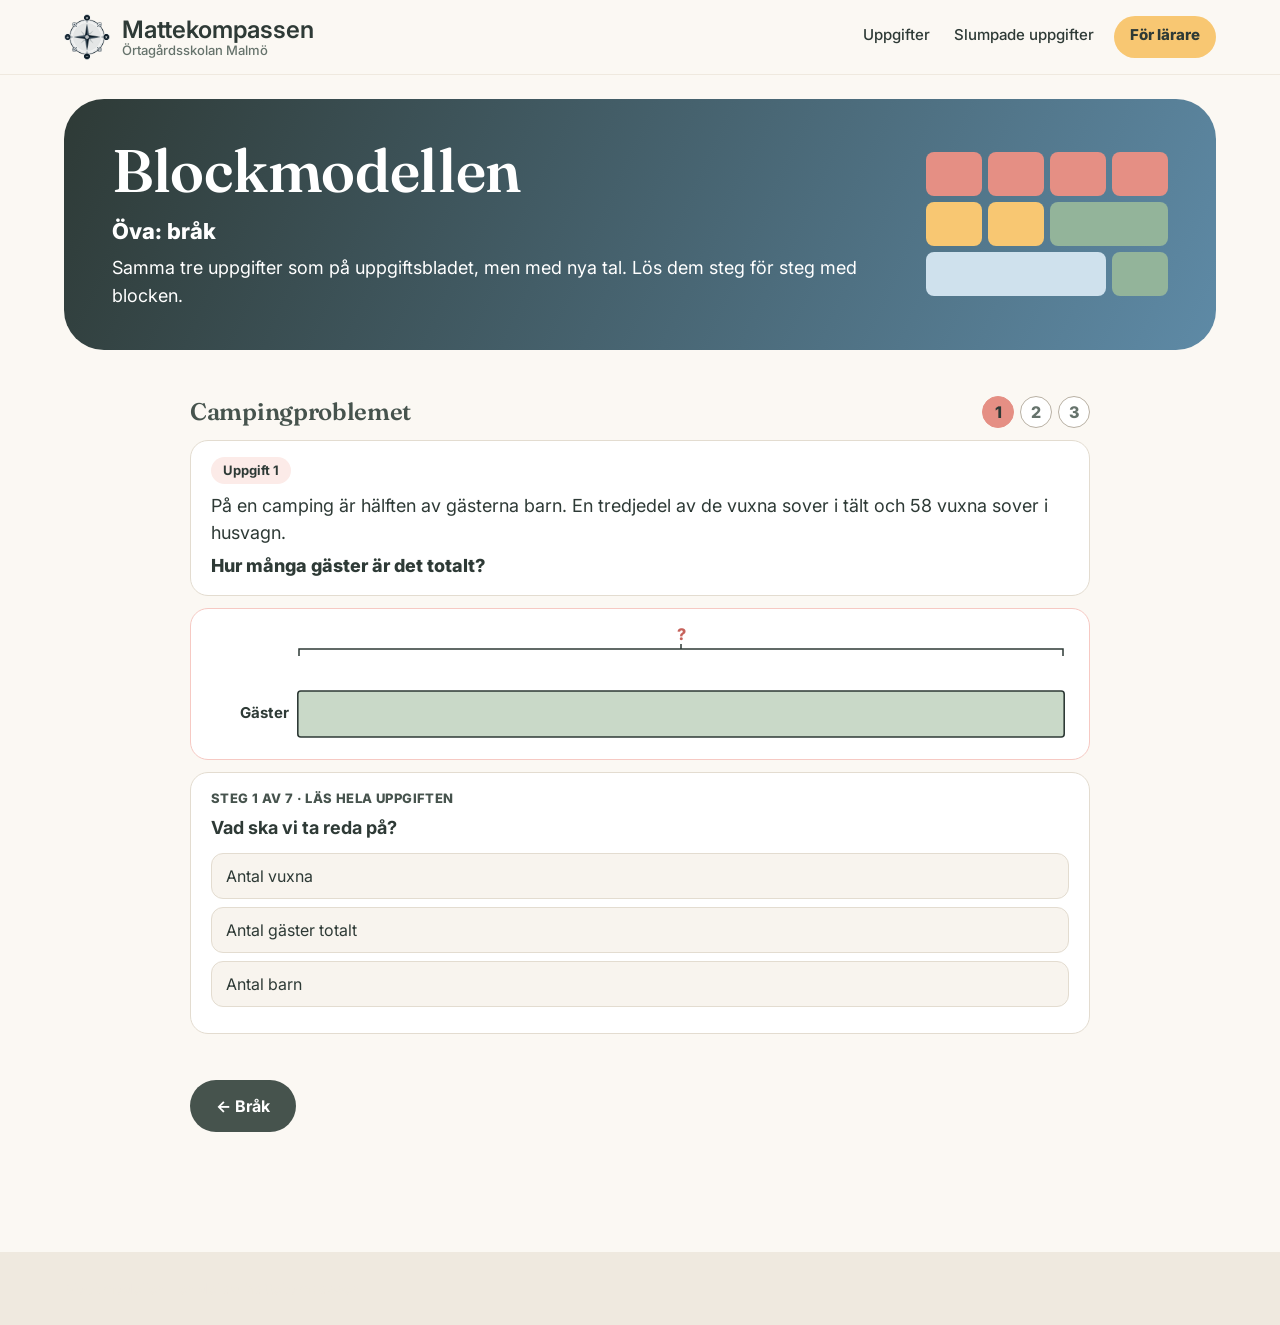
<file: ova.html>
<!doctype html>
<html lang="sv"><head><meta charset="utf-8"><meta name="viewport" content="width=device-width,initial-scale=1">
<title>Öva: blandade uppgifter – Blockmodellen</title>
<meta name="description" content="Interaktiv övning till uppgiftsbladen med blockmodellen.">
<link rel="preconnect" href="https://fonts.googleapis.com"><link rel="preconnect" href="https://fonts.gstatic.com" crossorigin>
<link href="https://fonts.googleapis.com/css2?family=Fraunces:opsz,wght@9..144,600;9..144,700&family=Inter:wght@400;500;600;700;800;900&display=swap" rel="stylesheet">
<link rel="icon" href="bilder/logo.svg?v=202611231630" type="image/svg+xml">
<link rel="apple-touch-icon" href="bilder/appikon/ikon-180.png">
<link rel="manifest" href="manifest.webmanifest">
<meta name="theme-color" content="#FBF8F3">
<link rel="stylesheet" href="stil.css?v=202611231630">
<style>:root{--ink:#46534D;--mid:#B9B1A4;--l:#E3DCD0;--vl:#FBF8F3;--w:#FBF8F3;--hi:#B9B1A4;--bg:#FBF8F3;--ram:#E3DCD0;--knapp:#46534D;--t:#FBF8F3;--tram:#E3DCD0}</style>
<style>.logo .bmlogo{flex:none}nav a.on{font-weight:800;text-decoration:underline;text-underline-offset:6px}</style><style>nav a.bm-lararknapp{background:#F8C772;color:#2E3A36;font-weight:800;border-radius:999px;padding:7px 16px;text-decoration:none;margin-left:6px}nav a.bm-lararknapp:hover{background:#F2B54F}</style></head><body>
<header><div class="wrap"><a class="logo" href="index.html" aria-label="Mattekompassen, Örtagårdsskolan Malmö"><img src="bilder/kompass.png?v=202611231630" alt="" style="width:46px;height:46px"><span>Mattekompassen<small>Örtagårdsskolan Malmö</small></span></a>
<div class="hoger"><nav aria-label="Huvudmeny"><a href="index.html" class="">Uppgifter</a><a href="trana.html" class="">Slumpade uppgifter</a><a href="larare.html" class="bm-lararknapp">För lärare</a></nav></div></div></header>

<style>section.panel.panel{background:linear-gradient(115deg,#EFE9DF,#E3DCD0)!important;box-shadow:inset 0 0 0 2px #B9B1A4!important}section.panel.panel h1{color:#2E3A36!important}section.panel.panel .etikett{color:#46534D!important}section.panel.panel .sti,section.panel.panel .sti a{color:#46534D!important}section.panel.panel p{color:#46534D!important}.kapblock,.ovkort,.np .infobox,.pi-intro div,.pi-info>div{background:linear-gradient(110deg,#FBF8F3,#EFE9DF)!important;border:2px solid #E3DCD0!important;box-shadow:none}.typ,.bg-ruta,.bt-ruta,.bm-steg li,.bm-valj a,.bm-del,.bm-tips li,.pi-omr button,.pisa .enhet,.np .ib4>div,.upg,.r6k,.r6steg div,.r6kap a:not(.forst),.ruta,.kq-lruta{background:#fff!important;border:1.5px solid #E3DCD0!important;border-top:6px solid #2E3A36!important}.kapblock h2,.kapblock h3:first-child,.r6sek,.r6k h3,.typ b,.bm-steg b{color:#46534D}.knapp{background:#46534D!important;color:#fff!important}</style><style>.panel{background:#EFE9DF!important;box-shadow:inset 0 0 0 2px #B9B1A4}.panel .sti,.panel .sti a{color:#66736C}.panel h1{color:var(--ink)}.panel p{color:#46534D;max-width:none}</style><div class="wrap"><section class="panel" style="background:#EFE9DF"><div><h1><a href="index.html" style="color:inherit;text-decoration:none">Blockmodellen</a></h1><p><span class="bm-under">Öva: blandade uppgifter</span>Samma tre uppgifter som på uppgiftsbladet, men med nya tal. Lös dem steg för steg med blocken.</p></div><div class="blockrad" aria-hidden="true"><i></i><i></i><i></i><i></i><i></i><i></i><i></i><i></i><i></i><i></i><i></i><i></i><i></i><i></i><i></i><i></i><i></i><i></i><i></i><i></i><i></i><i></i><i></i><i></i></div></section></div><style>
#bmova{max-width:900px;margin:0 auto}
.bmo-omr{display:flex;flex-wrap:wrap;gap:8px;margin:0 0 16px}
.bmo-omr button{font:inherit;font-size:15px;font-weight:700;border:1.5px solid #B9B1A4;background:#fff;color:#2E3A36;border-radius:999px;padding:7px 14px;cursor:pointer}
.bmo-omr button.on{background:#2E3A36;color:#fff;border-color:#2E3A36}
.bmo-uppg{background:#fff;border:1.5px solid #E3DCD0;border-radius:18px;padding:16px 20px;margin-bottom:12px}
.bmo-tag{display:inline-block;font-size:13px;font-weight:700;color:#46534D;background:#EFE9DF;border-radius:999px;padding:4px 12px;margin-bottom:8px}
.bmo-text{margin:0 0 6px;font-size:18px;line-height:1.5;color:#2E3A36}.bmo-fraga{margin:0;font-size:18px;font-weight:800;color:#2E3A36}
.bmo-modell{background:#F8F4EE;border:1.5px solid #E3DCD0;border-radius:18px;padding:14px 14px 10px;margin-bottom:12px}
.bmo-svg{width:100%;min-height:60px}.bmo-svg svg{display:block}.bmo-k{cursor:pointer}.bmo-k:focus{outline:none}.bmo-k:focus rect{stroke-width:3.5}
.bmo-rakna{font-size:17px;color:#2E3A36;padding:0 4px}.bmo-rakna b{display:block;font-size:13px;color:#66736C;margin:6px 0 2px;font-weight:700}.bmo-rakna div{margin:4px 0}
.bmf{display:inline-flex;flex-direction:column;align-items:center;vertical-align:middle;line-height:1.05;margin:0 2px;font-weight:700}
.bmf span:last-child{border-top:2px solid currentColor;padding:0 2px}
.bmo-steg{background:#fff;border:1.5px solid #E3DCD0;border-radius:18px;padding:16px 20px}
.bmo-klara{list-style:none;margin:0 0 12px;padding:0 0 10px;border-bottom:1.5px dashed #E3DCD0;counter-reset:k}
.bmo-klara li{counter-increment:k;display:grid;grid-template-columns:22px 1fr;column-gap:6px;align-items:baseline;font-size:15px;color:#66736C;padding:3px 0}
.bmo-klara li::before{grid-row:1/span 2;content:"✔";color:#5F7F62;font-weight:900}.bmo-klara em{grid-column:2;font-style:normal;color:#4B6A4E;font-weight:700}
.bmo-nr{font-size:13px;font-weight:800;color:#46534D;text-transform:uppercase;letter-spacing:.03em}
.bmo-q{font-size:18px;font-weight:700;color:#2E3A36;margin:6px 0 12px;line-height:1.45}
.bmo-alt{display:grid;gap:8px}.bmo-alt button{font:inherit;font-size:16px;text-align:left;background:#F8F4EE;border:1.5px solid #E3DCD0;border-radius:12px;padding:10px 14px;cursor:pointer;color:#2E3A36}
.bmo-alt button:hover{border-color:#B9B1A4}.bmo-alt button.ratt{background:#E6EFE6;border-color:#5F7F62}.bmo-alt button.fel{background:#FBE3DC;border-color:#C6625B;opacity:.7;cursor:default}
.bmo-form{display:flex;gap:8px;align-items:center;flex-wrap:wrap}
.bmo-form input{font:inherit;font-size:20px;padding:8px 12px;border:2px solid #B9B1A4;border-radius:12px;width:140px}
.bmo-form input:focus{outline:3px solid #B9B1A4;outline-offset:1px}.bmo-enh{font-weight:700;color:#46534D}
.bmo-form button,.bmo-ok,.bmo-ny,.bmo-visa{font:inherit;font-size:16px;font-weight:700;background:#2E3A36;color:#fff;border:0;border-radius:12px;padding:10px 18px;cursor:pointer}
.bmo-visa{font-size:14px;padding:6px 12px;margin-left:4px;background:#66736C}
.felin{animation:bmoskak .4s}@keyframes bmoskak{25%{transform:translateX(-5px)}75%{transform:translateX(5px)}}
.bmo-del{display:grid;gap:8px;margin-bottom:12px}.bmo-rad{display:flex;align-items:center;gap:8px}
.bmo-rad span{min-width:110px;font-weight:700;color:#2E3A36}.bmo-rad small{color:#66736C;font-size:14px}
.bmo-rad button{font:inherit;font-size:22px;font-weight:800;width:44px;height:40px;border:2px solid #B9B1A4;border-radius:10px;background:#fff;color:#2E3A36;cursor:pointer}
.bmo-rad b{min-width:28px;text-align:center;font-size:20px}
.bmo-hj{margin:0 0 10px;color:#46534D;font-size:15px}.bmo-antal{font-weight:700}
.bmo-fb{margin-top:10px;font-size:15px;line-height:1.5}.bmo-fb.fel{background:#FDF0EC;border:1.5px solid #F0B7A6;border-radius:12px;padding:8px 12px;color:#5A2F25}
.bmo-svar{background:#E6EFE6;border:1.5px solid #93B49A;border-radius:14px;padding:12px 16px;font-size:18px;color:#3C5540;margin-bottom:8px}
.bmo-koll{background:#F8F4EE;border-radius:14px;padding:10px 16px;font-size:15px;color:#46534D;margin-bottom:12px}
.bmo-slut{display:flex;flex-wrap:wrap;align-items:center;gap:10px 16px}.bmo-stj{font-size:26px;color:#B9B1A4;letter-spacing:2px}.bmo-stj i{font-style:normal;color:#E3DCD0}
.bmo-slut .bmo-ny{margin-left:auto}
@media (max-width:560px){.bmo-uppg,.bmo-steg{padding:14px 14px}.bmo-modell{padding:10px 6px 8px}.bmo-text,.bmo-fraga,.bmo-q{font-size:17px}.bmo-rad span{min-width:78px}.bmo-slut .bmo-ny{margin-left:0;width:100%}}

.bmo-lek{display:flex;align-items:center;justify-content:space-between;gap:12px;flex-wrap:wrap;margin:0 0 12px}.bmo-lek h2{margin:0;font-size:24px}
.bmo-prog{display:flex;gap:6px}.bmo-prog span{width:32px;height:32px;border-radius:50%;display:flex;align-items:center;justify-content:center;font-weight:800;background:#fff;border:1.5px solid #B9B1A4;color:#66736C}
.bmo-prog span.nu{background:#2E3A36;color:#fff;border-color:#2E3A36}.bmo-prog span.klar{background:#E6EFE6;border-color:#5F7F62;color:#4B6A4E}
.bmo-allt{margin:14px 0 0;font-size:16px;font-weight:700;color:#4B6A4E}
</style><style>.panel p .bm-under{display:block;font-family:Inter,sans-serif;font-weight:800;font-size:22px;color:#46534D;margin:0 0 6px}</style>
<main><section><div class="wrap"><div id="bmova"></div><div style="max-width:900px;margin:22px auto 0"><a class="knapp" href="index.html#blandade">← Alla uppgiftsblad</a></div></div></section></main><script src="js/blandade-ova.js?v=202611231630"></script><script src="js/blockmodell-ova.js?v=202611231630"></script><script>(function(){var L={"2": ["Pärlproblemet", "Naturliga tal", "tal"], "4": ["Ryggsäcksproblemet", "Naturliga tal", "tal"], "6": ["Frimärksproblemet", "Naturliga tal", "tal"], "7": ["Åldersproblemet", "Naturliga tal", "tal"], "8": ["Biljettproblemet", "Naturliga tal", "tal"], "11": ["Fickpengsproblemet", "Naturliga tal", "tal"], "1": ["Campingproblemet", "Bråk", "brak"], "5": ["Veckopengsproblemet", "Bråk", "brak"], "12": ["Tankproblemet", "Bråk", "brak"], "9": ["Klubbproblemet", "Förhållande", "forhallande"], "13": ["Saftproblemet", "Förhållande", "forhallande"], "14": ["Kortbytesproblemet", "Förhållande", "forhallande"], "3": ["Rabatt i procent", "Procent", "procent"], "10": ["Prishöjningsproblemet", "Procent", "procent"], "15": ["Andelsproblemet", "Procent", "procent"]},l=new URLSearchParams(location.search).get("l")||"1",x=L[l];if(!x)return;document.body.dataset.omr=x[2];var u=document.querySelector(".bm-under");if(u)u.textContent="Öva: "+x[1].toLowerCase();document.title="Öva: "+x[0]+" – Blockmodellen";var k=document.querySelector("main a.knapp");if(k){k.href="index.html#"+x[2];k.textContent="← "+x[1]}})()</script><style>.m6h i.eik{width:60px!important;height:60px!important}.bm-valj i.eik{width:58px!important;height:58px!important}.bm-del>i.eik{width:64px!important;height:64px!important}</style>
<footer><div class="wrap"><b>Blockmodellen – en del av Mattekompassen</b></div></footer>
</body></html>
</file>
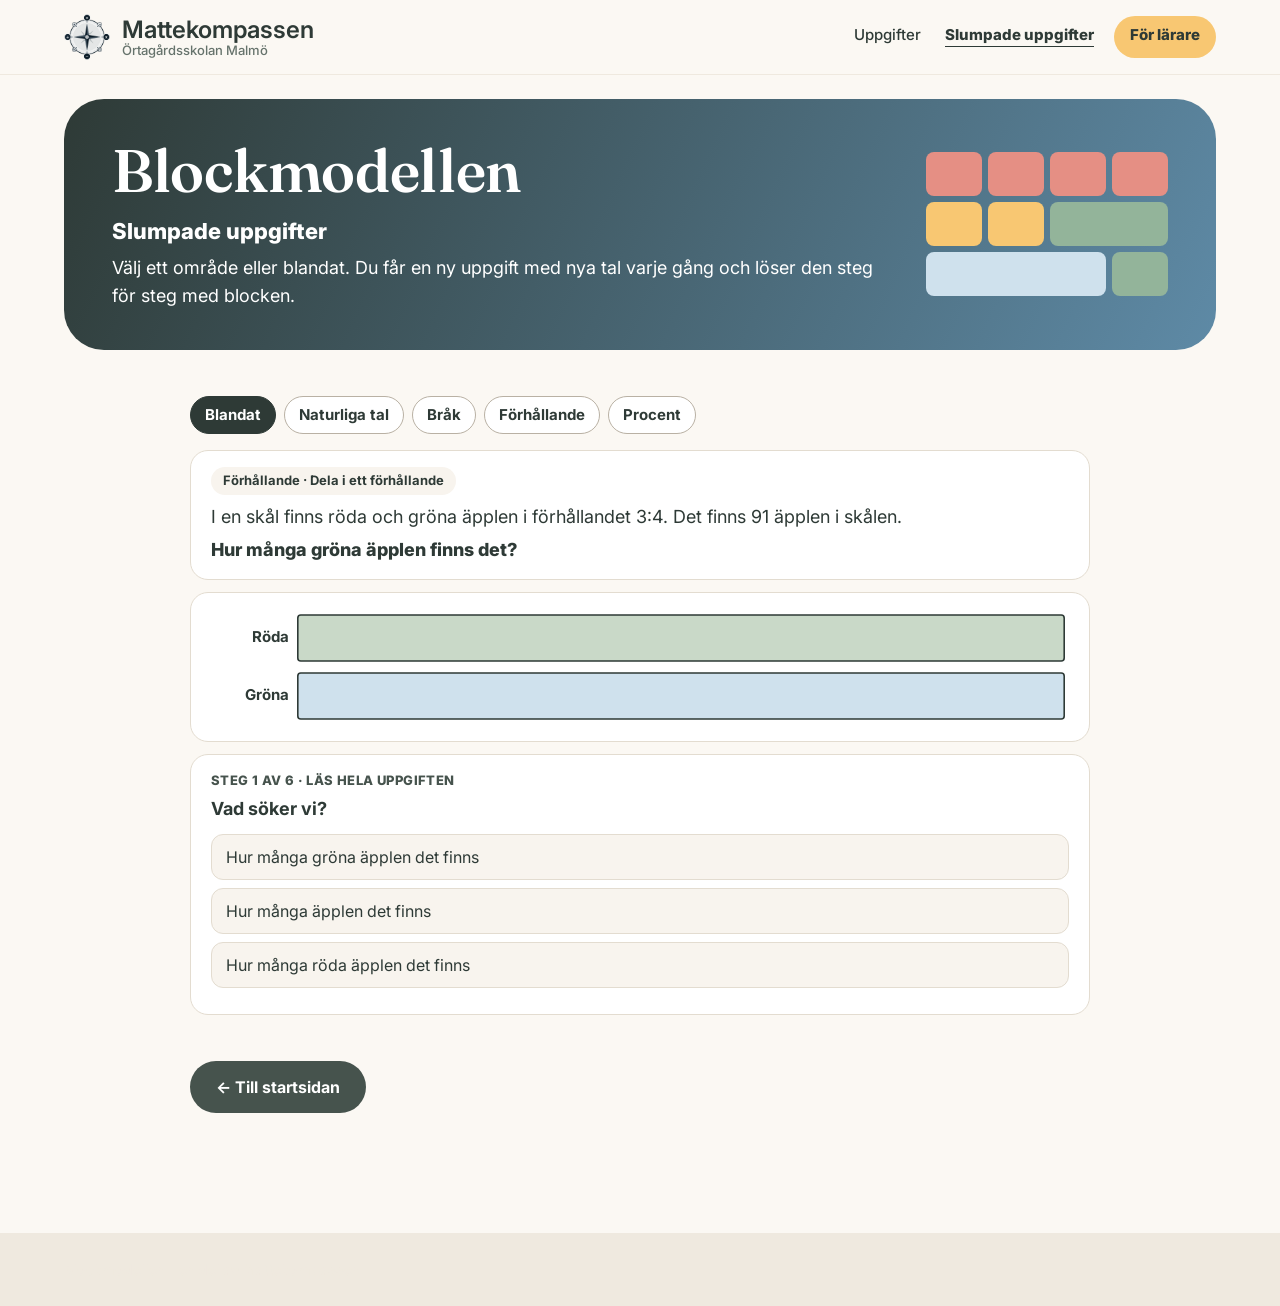
<file: trana.html>
<!doctype html>
<html lang="sv"><head><meta charset="utf-8"><meta name="viewport" content="width=device-width,initial-scale=1">
<title>Slumpade uppgifter – Blockmodellen</title>
<meta name="description" content="Interaktiva övningar med blockmodellen, nya tal varje gång.">
<link rel="preconnect" href="https://fonts.googleapis.com"><link rel="preconnect" href="https://fonts.gstatic.com" crossorigin>
<link href="https://fonts.googleapis.com/css2?family=Fraunces:opsz,wght@9..144,600;9..144,700&family=Inter:wght@400;500;600;700;800;900&display=swap" rel="stylesheet">
<link rel="icon" href="bilder/logo.svg?v=202611231630" type="image/svg+xml">
<link rel="apple-touch-icon" href="bilder/appikon/ikon-180.png">
<link rel="manifest" href="manifest.webmanifest">
<meta name="theme-color" content="#FBF8F3">
<link rel="stylesheet" href="stil.css?v=202611231630">
<style>:root{--ink:#46534D;--mid:#B9B1A4;--l:#E3DCD0;--vl:#FBF8F3;--w:#FBF8F3;--hi:#B9B1A4;--bg:#FBF8F3;--ram:#E3DCD0;--knapp:#46534D;--t:#FBF8F3;--tram:#E3DCD0}</style>
<style>.logo .bmlogo{flex:none}nav a.on{font-weight:800;text-decoration:underline;text-underline-offset:6px}</style><style>nav a.bm-lararknapp{background:#F8C772;color:#2E3A36;font-weight:800;border-radius:999px;padding:7px 16px;text-decoration:none;margin-left:6px}nav a.bm-lararknapp:hover{background:#F2B54F}</style></head><body>
<header><div class="wrap"><a class="logo" href="index.html" aria-label="Mattekompassen, Örtagårdsskolan Malmö"><img src="bilder/kompass.png?v=202611231630" alt="" style="width:46px;height:46px"><span>Mattekompassen<small>Örtagårdsskolan Malmö</small></span></a>
<div class="hoger"><nav aria-label="Huvudmeny"><a href="index.html" class="">Uppgifter</a><a href="trana.html" class="on">Slumpade uppgifter</a><a href="larare.html" class="bm-lararknapp">För lärare</a></nav></div></div></header>

<style>section.panel.panel{background:linear-gradient(115deg,#EFE9DF,#E3DCD0)!important;box-shadow:inset 0 0 0 2px #B9B1A4!important}section.panel.panel h1{color:#2E3A36!important}section.panel.panel .etikett{color:#46534D!important}section.panel.panel .sti,section.panel.panel .sti a{color:#46534D!important}section.panel.panel p{color:#46534D!important}.kapblock,.ovkort,.np .infobox,.pi-intro div,.pi-info>div{background:linear-gradient(110deg,#FBF8F3,#EFE9DF)!important;border:2px solid #E3DCD0!important;box-shadow:none}.typ,.bg-ruta,.bt-ruta,.bm-steg li,.bm-valj a,.bm-del,.bm-tips li,.pi-omr button,.pisa .enhet,.np .ib4>div,.upg,.r6k,.r6steg div,.r6kap a:not(.forst),.ruta,.kq-lruta{background:#fff!important;border:1.5px solid #E3DCD0!important;border-top:6px solid #2E3A36!important}.kapblock h2,.kapblock h3:first-child,.r6sek,.r6k h3,.typ b,.bm-steg b{color:#46534D}.knapp{background:#46534D!important;color:#fff!important}</style><style>.panel{background:#EFE9DF!important;box-shadow:inset 0 0 0 2px #B9B1A4}.panel .sti,.panel .sti a{color:#66736C}.panel h1{color:var(--ink)}.panel p{color:#46534D;max-width:none}</style><div class="wrap"><section class="panel" style="background:#EFE9DF"><div><h1><a href="index.html" style="color:inherit;text-decoration:none">Blockmodellen</a></h1><p><span class="bm-under">Slumpade uppgifter</span>Välj ett område eller blandat. Du får en ny uppgift med nya tal varje gång och löser den steg för steg med blocken.</p></div><div class="blockrad" aria-hidden="true"><i></i><i></i><i></i><i></i><i></i><i></i><i></i><i></i><i></i><i></i><i></i><i></i><i></i><i></i><i></i><i></i><i></i><i></i><i></i><i></i><i></i><i></i><i></i><i></i></div></section></div><style>
#bmova{max-width:900px;margin:0 auto}
.bmo-omr{display:flex;flex-wrap:wrap;gap:8px;margin:0 0 16px}
.bmo-omr button{font:inherit;font-size:15px;font-weight:700;border:1.5px solid #B9B1A4;background:#fff;color:#2E3A36;border-radius:999px;padding:7px 14px;cursor:pointer}
.bmo-omr button.on{background:#2E3A36;color:#fff;border-color:#2E3A36}
.bmo-uppg{background:#fff;border:1.5px solid #E3DCD0;border-radius:18px;padding:16px 20px;margin-bottom:12px}
.bmo-tag{display:inline-block;font-size:13px;font-weight:700;color:#46534D;background:#EFE9DF;border-radius:999px;padding:4px 12px;margin-bottom:8px}
.bmo-text{margin:0 0 6px;font-size:18px;line-height:1.5;color:#2E3A36}.bmo-fraga{margin:0;font-size:18px;font-weight:800;color:#2E3A36}
.bmo-modell{background:#F8F4EE;border:1.5px solid #E3DCD0;border-radius:18px;padding:14px 14px 10px;margin-bottom:12px}
.bmo-svg{width:100%;min-height:60px}.bmo-svg svg{display:block}.bmo-k{cursor:pointer}.bmo-k:focus{outline:none}.bmo-k:focus rect{stroke-width:3.5}
.bmo-rakna{font-size:17px;color:#2E3A36;padding:0 4px}.bmo-rakna b{display:block;font-size:13px;color:#66736C;margin:6px 0 2px;font-weight:700}.bmo-rakna div{margin:4px 0}
.bmf{display:inline-flex;flex-direction:column;align-items:center;vertical-align:middle;line-height:1.05;margin:0 2px;font-weight:700}
.bmf span:last-child{border-top:2px solid currentColor;padding:0 2px}
.bmo-steg{background:#fff;border:1.5px solid #E3DCD0;border-radius:18px;padding:16px 20px}
.bmo-klara{list-style:none;margin:0 0 12px;padding:0 0 10px;border-bottom:1.5px dashed #E3DCD0;counter-reset:k}
.bmo-klara li{counter-increment:k;display:grid;grid-template-columns:22px 1fr;column-gap:6px;align-items:baseline;font-size:15px;color:#66736C;padding:3px 0}
.bmo-klara li::before{grid-row:1/span 2;content:"✔";color:#5F7F62;font-weight:900}.bmo-klara em{grid-column:2;font-style:normal;color:#4B6A4E;font-weight:700}
.bmo-nr{font-size:13px;font-weight:800;color:#46534D;text-transform:uppercase;letter-spacing:.03em}
.bmo-q{font-size:18px;font-weight:700;color:#2E3A36;margin:6px 0 12px;line-height:1.45}
.bmo-alt{display:grid;gap:8px}.bmo-alt button{font:inherit;font-size:16px;text-align:left;background:#F8F4EE;border:1.5px solid #E3DCD0;border-radius:12px;padding:10px 14px;cursor:pointer;color:#2E3A36}
.bmo-alt button:hover{border-color:#B9B1A4}.bmo-alt button.ratt{background:#E6EFE6;border-color:#5F7F62}.bmo-alt button.fel{background:#FBE3DC;border-color:#C6625B;opacity:.7;cursor:default}
.bmo-form{display:flex;gap:8px;align-items:center;flex-wrap:wrap}
.bmo-form input{font:inherit;font-size:20px;padding:8px 12px;border:2px solid #B9B1A4;border-radius:12px;width:140px}
.bmo-form input:focus{outline:3px solid #B9B1A4;outline-offset:1px}.bmo-enh{font-weight:700;color:#46534D}
.bmo-form button,.bmo-ok,.bmo-ny,.bmo-visa{font:inherit;font-size:16px;font-weight:700;background:#2E3A36;color:#fff;border:0;border-radius:12px;padding:10px 18px;cursor:pointer}
.bmo-visa{font-size:14px;padding:6px 12px;margin-left:4px;background:#66736C}
.felin{animation:bmoskak .4s}@keyframes bmoskak{25%{transform:translateX(-5px)}75%{transform:translateX(5px)}}
.bmo-del{display:grid;gap:8px;margin-bottom:12px}.bmo-rad{display:flex;align-items:center;gap:8px}
.bmo-rad span{min-width:110px;font-weight:700;color:#2E3A36}.bmo-rad small{color:#66736C;font-size:14px}
.bmo-rad button{font:inherit;font-size:22px;font-weight:800;width:44px;height:40px;border:2px solid #B9B1A4;border-radius:10px;background:#fff;color:#2E3A36;cursor:pointer}
.bmo-rad b{min-width:28px;text-align:center;font-size:20px}
.bmo-hj{margin:0 0 10px;color:#46534D;font-size:15px}.bmo-antal{font-weight:700}
.bmo-fb{margin-top:10px;font-size:15px;line-height:1.5}.bmo-fb.fel{background:#FDF0EC;border:1.5px solid #F0B7A6;border-radius:12px;padding:8px 12px;color:#5A2F25}
.bmo-svar{background:#E6EFE6;border:1.5px solid #93B49A;border-radius:14px;padding:12px 16px;font-size:18px;color:#3C5540;margin-bottom:8px}
.bmo-koll{background:#F8F4EE;border-radius:14px;padding:10px 16px;font-size:15px;color:#46534D;margin-bottom:12px}
.bmo-slut{display:flex;flex-wrap:wrap;align-items:center;gap:10px 16px}.bmo-stj{font-size:26px;color:#B9B1A4;letter-spacing:2px}.bmo-stj i{font-style:normal;color:#E3DCD0}
.bmo-slut .bmo-ny{margin-left:auto}
@media (max-width:560px){.bmo-uppg,.bmo-steg{padding:14px 14px}.bmo-modell{padding:10px 6px 8px}.bmo-text,.bmo-fraga,.bmo-q{font-size:17px}.bmo-rad span{min-width:78px}.bmo-slut .bmo-ny{margin-left:0;width:100%}}

.bmo-lek{display:flex;align-items:center;justify-content:space-between;gap:12px;flex-wrap:wrap;margin:0 0 12px}.bmo-lek h2{margin:0;font-size:24px}
.bmo-prog{display:flex;gap:6px}.bmo-prog span{width:32px;height:32px;border-radius:50%;display:flex;align-items:center;justify-content:center;font-weight:800;background:#fff;border:1.5px solid #B9B1A4;color:#66736C}
.bmo-prog span.nu{background:#2E3A36;color:#fff;border-color:#2E3A36}.bmo-prog span.klar{background:#E6EFE6;border-color:#5F7F62;color:#4B6A4E}
.bmo-allt{margin:14px 0 0;font-size:16px;font-weight:700;color:#4B6A4E}
</style><style>.panel p .bm-under{display:block;font-family:Inter,sans-serif;font-weight:800;font-size:22px;color:#46534D;margin:0 0 6px}</style>
<main><section><div class="wrap"><div id="bmova"></div><div style="max-width:900px;margin:22px auto 0"><a class="knapp" href="index.html">← Till startsidan</a></div></div></section></main><script src="js/blockmodell-ova.js?v=202611231630"></script><script>(function(){var O={"nat": "naturliga tal", "brak": "bråk", "forh": "förhållande", "proc": "procent"},o=new URLSearchParams(location.search).get("omr");if(!O[o])return;var u=document.querySelector(".bm-under");if(u)u.textContent="Slumpade uppgifter: "+O[o]})()</script><style>.m6h i.eik{width:60px!important;height:60px!important}.bm-valj i.eik{width:58px!important;height:58px!important}.bm-del>i.eik{width:64px!important;height:64px!important}</style>
<footer><div class="wrap"><b>Blockmodellen – en del av Mattekompassen</b></div></footer>
</body></html>
</file>
<file: stil.css>
body{margin:0;font-family:Inter,system-ui,sans-serif;color:#2E3A36;background:var(--bg);line-height:1.5}
h1,h2,h3,.serif{font-family:Fraunces,Georgia,serif;font-weight:600;letter-spacing:-.3px;line-height:1.15}
.rand{display:flex;height:8px}.rand i{flex:1}
header .wrap{display:flex;align-items:center;justify-content:space-between;gap:16px;padding-top:20px;padding-bottom:20px;flex-wrap:wrap}
.logo{display:flex;align-items:center;gap:12px;text-decoration:none;font-family:Fraunces,Georgia,serif;font-weight:600;font-size:24px;line-height:1.15}
.logo img{width:50px;height:50px}
.logo small{display:block;font-family:Inter,sans-serif;font-weight:500;font-size:13px;color:#66736C}
nav{display:flex;gap:6px;background:#fff8;padding:6px;border-radius:999px;border:1px solid #0000000f}
nav a{display:flex;align-items:center;gap:8px;padding:9px 18px;border-radius:999px;font-weight:600;font-size:15px;text-decoration:none;color:#2E3A36}
nav a i{width:10px;height:10px;border-radius:50%;flex:none}nav a:hover{background:#fff}nav a.on{color:#fff}nav a.on i{background:#fff!important}
.panel{position:relative;overflow:hidden;display:flex;align-items:center;gap:44px;border-radius:40px;padding:40px 48px;margin:4px 0 40px}
.panel>*{position:relative;z-index:1}.panel .cirk{position:absolute;border-radius:50%;z-index:0}
.panel .c1{width:340px;height:340px;right:-90px;top:-120px}.panel .c2{width:180px;height:180px;right:160px;bottom:-110px}
.bage{width:200px;height:240px;flex:none;border-radius:120px 120px 30px 30px;display:flex;align-items:center;justify-content:center;font-family:Fraunces,Georgia,serif;font-weight:700;font-size:160px;line-height:1;color:#2E3A36}
.panel .bild{width:130px;flex:none;filter:drop-shadow(0 6px 14px #0002)}
.sti{font-size:14px;font-weight:600;margin-bottom:12px;color:#46534D}.sti a{text-decoration:none}.sti a:hover{text-decoration:underline}
.panel h1{font-size:clamp(34px,5vw,60px);line-height:1.05;margin:0}
.etikett{font-weight:700;letter-spacing:2px;text-transform:uppercase;font-size:15px;margin:10px 0 0;color:var(--ink)}
.panel p{font-size:18px;line-height:1.55;margin:12px 0 0;max-width:600px}
.start{display:grid;grid-template-columns:1fr auto;align-items:center;gap:30px;padding:4px 0 26px}
.start .lbl{display:inline-block;background:#fff9;border-radius:999px;padding:6px 14px;font-weight:600;font-size:13px;color:#46534D;margin-bottom:14px}
.start h1{font-size:clamp(38px,4.6vw,56px);line-height:1.05;margin:0}.start h1 em{font-style:italic;color:#C6625B}
.start p{font-size:18px;line-height:1.55;color:#46534D;max-width:520px;margin:14px 0 0}
.ros{width:110px;margin-left:auto;filter:drop-shadow(0 10px 20px #0002)}
.ak{display:grid;grid-template-columns:repeat(3,1fr);gap:26px}
.ak a{display:block;border-radius:220px 220px 34px 34px;padding:34px 30px 30px;text-decoration:none;color:#2E3A36;transition:transform .15s}
.ak a:hover{transform:translateY(-5px)}
.ak .sol{width:190px;height:190px;border-radius:50%;margin:0 auto 18px;display:flex;align-items:center;justify-content:center;font-family:Fraunces,Georgia,serif;font-weight:700;font-size:130px;line-height:1}
.ak h3{font-size:30px;text-align:center;margin:0}.ak .bok{text-align:center;font-weight:600;font-size:15px;margin:4px 0 22px;letter-spacing:1.5px;text-transform:uppercase}
.ak ul{list-style:none;padding:0;margin:0 0 22px;display:flex;flex-wrap:wrap;gap:8px;justify-content:center}
.alla{display:flex;align-items:center;gap:18px;flex-wrap:wrap;margin-top:18px;background:#EFE9DF;border-radius:24px;padding:16px 24px}.alla b{font-family:Fraunces,Georgia,serif;font-weight:600;font-size:19px}
.alla ul{list-style:none;padding:0;margin:0;display:flex;flex-wrap:wrap;gap:8px}.alla li{background:#fff9;border-radius:999px;padding:6px 13px;font-size:14px;font-weight:600;color:#46534D}
.ak .gaa{display:block;text-align:center;color:#fff;border-radius:999px;padding:14px;font-weight:700;font-size:17px}
.rubrik{display:flex;align-items:baseline;gap:16px;flex-wrap:wrap;margin:64px 0 22px}.rubrik h2{font-size:38px;margin:0;color:#2E3A36}.rubrik span{color:#46534D;font-size:17px}
.veta{display:grid;grid-template-columns:repeat(4,1fr);background:#EFE9DF;border-radius:30px;padding:10px}
.veta a{display:block;padding:26px 24px;border-radius:24px;text-decoration:none;color:#2E3A36;transition:background .15s}
.veta a:hover{background:#ffffff55}.veta a+a{border-left:1.5px dashed #E3DCD0}
.pebble{display:flex;align-items:center;justify-content:center;flex:none;width:64px;height:64px;margin-bottom:18px;border-radius:58% 42% 55% 45%/48% 58% 42% 52%}
.veta h3{font-size:22px;margin:0 0 8px}.veta p{margin:0;color:#46534D;font-size:15.5px;line-height:1.5}.veta b{display:inline-block;margin-top:14px;font-size:15px}
.grupp{display:grid;grid-template-columns:1fr;gap:16px;margin-bottom:42px;align-items:start}
.grupp>div:first-child{display:flex;align-items:baseline;gap:6px 14px;flex-wrap:wrap}
.grupp .nr{font-family:Fraunces,Georgia,serif;font-size:15px;font-weight:600;letter-spacing:1px;color:var(--ink)}
.grupp h2{font-size:32px;margin:0;color:#2E3A36}.grupp .g{color:#46534D;font-size:16px;line-height:1.45;margin:0}
.rad3{display:grid;grid-template-columns:repeat(3,1fr);gap:16px}.rad4{grid-template-columns:repeat(4,1fr)}@media(max-width:1000px){.rad4{grid-template-columns:repeat(2,1fr)}}
.t{display:flex;flex-direction:column;gap:12px;border-radius:26px;padding:20px 22px 20px;min-height:182px;position:relative;text-decoration:none;color:#2E3A36;background:var(--vl);box-shadow:inset 0 0 0 2px var(--ram);transition:transform .15s}
.t:hover{transform:translateY(-4px)}.t img{width:104px;height:104px;filter:drop-shadow(0 4px 10px #0001)}
.t h3{font-size:22px;margin:0}.t p{margin:0;font-size:15px;line-height:1.45;color:#46534D}
.t .pil{position:absolute;right:20px;top:22px;width:38px;height:38px;border-radius:50%;display:flex;align-items:center;justify-content:center;font-weight:700;background:#fff9;color:var(--ink)}
.t .las-ikon{display:inline-block;margin-top:-6px;font-size:12px;font-weight:600;opacity:.65}.t .tagg{align-self:flex-start;margin-top:auto;font-size:12.5px;font-weight:600;color:var(--ink);background:#fff9;border-radius:999px;padding:4px 11px;text-transform:none;letter-spacing:0;white-space:nowrap}
footer{margin-top:60px;background:var(--vl)}footer .wrap{display:flex;justify-content:space-between;gap:20px;flex-wrap:wrap;padding-top:26px;padding-bottom:26px;font-size:14px;color:#46534D}
footer .wrap>span{text-align:right;line-height:1.6}footer a.mejl{color:inherit;font-weight:600}
@media (max-width:800px){footer .wrap>span{text-align:left}}

*{box-sizing:border-box}
a{color:inherit}
img{max-width:100%;display:block}
.wrap{max-width:1200px;margin:0 auto;padding:0 24px}
main section{padding:6px 0 60px}
h2{font-size:clamp(24px,3vw,32px);margin:0 0 4px;color:var(--ink)}
p.sub{color:#46534D;font-size:17px;margin:0 0 22px}
.center{text-align:center}
.pl h2{font-size:26px;margin:36px 0 12px;color:var(--ink)}.pl p.ingress{font-size:18px;max-width:760px;line-height:1.6}
.niva{display:grid;grid-template-columns:repeat(auto-fit,minmax(230px,1fr));gap:14px;max-width:960px}
.niva div,.strat div{background:#fff8;border:2px solid var(--l);border-radius:18px;padding:18px 20px}.niva b{display:inline-block;background:var(--ink);color:#fff;border-radius:999px;padding:3px 12px;font-size:14px;margin-bottom:8px}.niva p,.strat p{margin:6px 0 0;line-height:1.5}
.strat{display:grid;grid-template-columns:repeat(auto-fit,minmax(260px,1fr));gap:14px;max-width:960px}.strat h3{margin:0;font-size:18px}
.arlank{display:grid;grid-template-columns:repeat(auto-fit,minmax(220px,1fr));gap:16px;max-width:960px}.arlank a{display:block;border-radius:20px;padding:22px 24px;color:#fff;text-decoration:none;font-weight:800;font-size:22px}.arlank a small{display:block;font-weight:500;font-size:15px;opacity:.9;margin-top:4px}
.omlank{display:inline-block;margin:0 0 20px;font-weight:700;color:var(--ink)}
.ovlank{display:flex;align-items:center;gap:20px;flex-wrap:wrap;background:var(--l);border-radius:24px;padding:22px 26px;margin:0 0 22px;max-width:860px;text-decoration:none;color:#2E3A36;box-shadow:0 6px 18px #0000001a;transition:transform .15s}
.ovlank:hover{transform:translateY(-3px)}
.ovlank .ovik{font-size:36px;width:64px;height:64px;border-radius:18px;background:var(--w);display:flex;align-items:center;justify-content:center;flex:none}
.ovlank .ovtxt{flex:1 1 260px;font-size:16px;line-height:1.5}.ovlank .ovtxt b{display:block;font-family:Fraunces,Georgia,serif;font-size:22px;margin-bottom:4px}
.ovlank .ovknapp{background:var(--ink);color:#fff;font-weight:700;font-size:16px;border-radius:999px;padding:12px 22px;white-space:nowrap}
.ruta{background:var(--vl);border:2px solid var(--l);border-radius:24px;padding:28px 32px;max-width:800px}
.ruta h3{margin:0 0 6px;color:var(--ink)}
.kap{background:var(--vl);border:2px solid var(--l);border-radius:20px;margin:0 0 14px;max-width:860px}
.kap summary{cursor:pointer;padding:16px 24px;font-weight:700;font-size:19px;color:var(--ink);list-style:none;display:flex;justify-content:space-between;align-items:center}
.kap summary::-webkit-details-marker{display:none}
.kap summary::after{content:'+';font-size:26px;line-height:1}.kap[open] summary::after{content:'–'}.kap.tom summary{cursor:default;opacity:.7}.kap.tom summary::after{content:''}
.kap summary small{font-weight:500;opacity:.7;font-size:15px;margin-left:8px}
.lankar{display:grid;grid-template-columns:repeat(auto-fill,minmax(250px,1fr));gap:10px;padding:0 24px 20px}
.lankar a{display:block;background:var(--w);border:1.5px solid var(--l);border-radius:12px;padding:11px 14px;text-decoration:none;color:var(--ink);font-weight:600}
.lankar a.sprak{display:flex;align-items:center;gap:10px}.lankar a.sprak img{width:24px;height:18px;border-radius:3px;object-fit:cover;box-shadow:0 0 0 1px rgba(0,0,0,.12)}
.lankar a:hover{border-color:var(--mid)}
.lankar .rad{display:flex;gap:6px}.lankar .rad>a:first-child,.lankar .rad>span{flex:1;display:block;background:var(--w);border:1.5px solid var(--l);border-radius:12px;padding:11px 14px;color:var(--ink);font-weight:600}.lankar .rad>span{opacity:.75}.lankar .rad b{color:var(--mid);margin-right:6px}
.lankar .snart{display:block;border:1.5px dashed var(--l);border-radius:12px;padding:11px 14px;color:var(--ink);font-weight:600;opacity:.65}.lankar .snart small{font-weight:500;margin-left:6px}
.lankar a.pl{background:color-mix(in srgb,var(--tram) 70%,#fff);border-color:var(--tram)}.lankar a.pl:hover{border-color:var(--ink)}.lankar .snart.pl{background:color-mix(in srgb,var(--tram) 30%,#fff);border-color:var(--tram)}
.lankar:has(a.mal){grid-template-columns:repeat(auto-fill,minmax(min(420px,100%),1fr))}.lankar .rad{min-width:0}.lankar .rad>a:first-child{min-width:0}.lankar a.mal{flex:none;display:flex;align-items:center;background:var(--ink);border-color:var(--ink);color:#fff;font-size:14px;padding:0 12px;white-space:nowrap}@media (max-width:520px){.lankar a.mal{font-size:13px;padding:0 9px}}.lankar a.mal:hover{opacity:.85}@media (max-width:620px){.lankar .rad:has(a.mal~a.mal~a.mal){flex-wrap:wrap}.lankar .rad:has(a.mal~a.mal~a.mal)>:first-child{flex:1 1 100%}.lankar .rad:has(a.mal~a.mal~a.mal)>a.mal{flex:1 1 0;justify-content:center;min-height:38px}}
.ovgrid{display:grid;grid-template-columns:repeat(auto-fill,minmax(min(330px,100%),1fr));gap:16px;max-width:1150px}
.ovkort{background:var(--vl);border:2px solid var(--l);border-radius:22px;padding:18px 18px 10px}
.ovkort h3{margin:0 0 12px;font-size:21px;color:var(--ink)}
.ovrad{display:flex;gap:6px;margin-bottom:8px}
.ovrad a.upg{flex:1;display:flex;align-items:center;gap:10px;background:var(--w);border:1.5px solid var(--l);border-radius:12px;padding:8px 12px;text-decoration:none;color:var(--ink);font-weight:700;font-size:15.5px;line-height:1.3}
.ovrad a.upg:hover{border-color:var(--mid)}
.ovrad .bok{flex:none;width:30px;height:30px;border-radius:9px;background:var(--ink);color:#fff;display:flex;align-items:center;justify-content:center;font-weight:800}
.ovrad small{display:block;font-weight:500;font-size:13px;opacity:.75}
.ovrad a.facit{flex:none;display:flex;align-items:center;background:var(--knapp,var(--ink));color:#fff;border-radius:12px;padding:0 12px;font-weight:700;font-size:14px;text-decoration:none}
.ovrad a.facit:hover{opacity:.85}
.ovrad.gg{flex-wrap:wrap}.ovrad.gg a.upg{flex:1 1 100%}.ovrad.gg a.facit{flex:1;justify-content:center;padding:8px 12px}
.lankar.ovp{grid-template-columns:repeat(auto-fill,minmax(min(330px,100%),1fr))}
.lankar .ovinfo{display:block;font-weight:500;font-size:14px;opacity:.7;margin-top:2px}.lankar a b{color:var(--mid);margin-right:6px}
.las form{display:flex;gap:10px;flex-wrap:wrap}.las input{font:inherit;font-size:18px;padding:10px 14px;border:2px solid var(--l);border-radius:14px;flex:1 1 200px;min-width:0;max-width:320px}.las input:focus{outline:3px solid var(--mid);outline-offset:1px}.las button{font:inherit;font-weight:700;font-size:17px;cursor:pointer;border:0;border-radius:14px;background:var(--ink);color:#fff;padding:12px 24px}.lasfel{min-height:24px;margin:10px 0 0;color:#C6625B;font-weight:600}
.knapp{display:inline-block;margin-top:24px;padding:14px 26px;border-radius:999px;background:var(--ink);color:#fff;text-decoration:none;font-weight:700}

.valj{display:grid;grid-template-columns:repeat(auto-fill,minmax(240px,1fr));gap:12px;max-width:860px}
.valj button,.knapp2,#trana form button{font:inherit;cursor:pointer;border:0;border-radius:14px}
.valj button{background:var(--vl);border:2px solid var(--l);padding:16px 18px;text-align:left;font-weight:700;color:var(--ink);font-size:17px;transition:transform .15s}
.valj button:hover{transform:translateY(-3px);border-color:var(--mid)}.valj button b{display:block;color:var(--mid);font-size:14px}
.ingress{font-size:18px;max-width:760px}
.kort-t{background:var(--vl);border:2px solid var(--l);border-radius:24px;padding:24px 28px;max-width:700px}
.topp{display:flex;justify-content:space-between;gap:12px;flex-wrap:wrap;font-weight:700;color:var(--ink);font-size:15px}
.bar{height:10px;background:#fff;border-radius:99px;margin:12px 0 4px;overflow:hidden}.bar i{display:block;height:100%;background:var(--mid);border-radius:99px;transition:width .3s}
.fraga{font-size:clamp(24px,4vw,34px);font-weight:800;color:var(--ink);margin:18px 0}
#trana form{display:flex;gap:10px;flex-wrap:wrap}
#trana .tecken{display:flex;gap:8px;align-items:center;margin-top:10px}#trana .tecken button{font:inherit;font-size:24px;font-weight:800;width:56px;height:48px;border:2px solid var(--l);border-radius:12px;background:#fff;color:var(--ink,#2E3A36);cursor:pointer}#trana .tecken button:active{background:var(--l)}#trana .tecken span{font-size:15px;color:#66736C;margin-left:4px}
#trana input{font:inherit;font-size:22px;padding:10px 14px;border:2px solid var(--l);border-radius:14px;width:220px;max-width:100%}
#trana input:focus{outline:3px solid var(--mid);outline-offset:1px}
#trana form button,.knapp2{background:var(--ink);color:#fff;font-weight:700;padding:12px 24px;font-size:18px}
.knapp2.sek{background:#fff;color:var(--ink);border:2px solid var(--ink)}
.fb{min-height:28px;font-size:17px;margin:14px 0 6px}.fb.ok{color:#46534D;font-weight:800;font-size:22px}.fb.nej{color:#C6625B}.fb.tipsrad{color:#46534D}
.lank{background:none;border:0;font:inherit;color:var(--ink);font-weight:700;text-decoration:underline;cursor:pointer;padding:0}
.fb .lank{margin-left:8px}
.match{display:grid;grid-template-columns:1fr 1.6fr;gap:12px;margin-top:8px}.match>div{display:flex;flex-direction:column;gap:10px}
.mb{font:inherit;font-size:16px;text-align:left;background:#fff;border:2px solid var(--l);border-radius:12px;padding:12px 14px;cursor:pointer;color:#2E3A36;transition:transform .1s,background .2s}
.match>div:first-child .mb{font-weight:700;color:var(--ink)}
.mb:hover{border-color:var(--mid)}.mb.vald{border-color:var(--ink);background:var(--l);transform:scale(1.02)}
.mb.par{background:#EFE9DF;border-color:#46534D;color:#46534D;cursor:default;opacity:.75}.mb.fel{background:#F2E2DA;border-color:#66736C;animation:skak .3s}
@keyframes skak{25%{transform:translateX(-5px)}75%{transform:translateX(5px)}}
.valj button.spec{background:var(--ink);color:#fff;border-color:var(--ink)}.valj button.spec b{color:var(--hi)}
.match-kort{max-width:860px}.match>div{min-width:0}.mb{overflow-wrap:anywhere}
.typer{display:grid;grid-template-columns:repeat(5,1fr);gap:12px;max-width:1150px}@media (max-width:1000px){.typer{grid-template-columns:1fr 1fr}}
.typ{display:block;background:var(--ink);border-radius:16px;padding:20px 24px;text-decoration:none;color:#fff;font-weight:700;font-size:19px;transition:transform .15s}
.typ:hover{transform:translateY(-3px)}.kapblock{margin-bottom:22px;background:var(--vl);border:2px solid var(--ram);border-radius:22px;padding:20px 24px 24px;max-width:1150px}.kapblock h2{margin:0 0 14px}.exempel{background:#fff;border:2px solid var(--l);border-radius:18px;padding:22px;margin:16px 0 4px;text-align:center;font-size:clamp(28px,5vw,42px);font-weight:800;color:#2E3A36}.exempel mark{white-space:nowrap;background:#EFE9DF;color:inherit;border-radius:8px;padding:0 6px;box-shadow:inset 0 -5px #E3DCD0}.exempel .fig{max-width:100%;height:auto;display:inline-block}.exempel .tab{margin:0 auto;font-size:24px}.br{display:inline-flex;flex-direction:column;vertical-align:middle;text-align:center;line-height:1.15;margin:0 4px}.br>span+span{border-top:3px solid currentColor}.fraga.liten{font-size:22px;margin:12px 0}.fraga.mening{font-size:clamp(22px,3.4vw,30px);line-height:1.6}.hj{color:#66736C;margin:6px 0 10px}.ordbank{display:flex;flex-wrap:wrap;gap:10px}.ordk{font:inherit;font-size:20px;font-weight:700;padding:10px 18px;border-radius:12px;background:#fff;border:2px solid var(--l);color:var(--ink);cursor:grab;touch-action:manipulation}.ordk:hover{border-color:var(--mid)}.ordk.fel{background:#F2E2DA;border-color:#66736C;opacity:.55;text-decoration:line-through}.ordk.par{background:#EFE9DF;border-color:#46534D}.lucka.drop{min-width:150px;min-height:1.3em;vertical-align:bottom;border-bottom-style:dashed;background:#ffffff80;border-radius:6px 6px 0 0}.lucka.drop.over{background:#fff}.lucka.fylld{border-bottom-style:solid}.tab{border-collapse:collapse;margin:14px 0;font-size:17px;font-weight:600}.tab th,.tab td{border:1.5px solid var(--l);padding:6px 12px;text-align:center;background:#fff}.tab th{background:var(--l)}.typ b{display:block;color:var(--hi);font-size:14px;font-weight:600}
a.knapp2{text-decoration:none;display:inline-block}
.alt{display:grid;grid-template-columns:1fr 1fr;gap:10px;max-width:620px}.alt .mb{font-size:19px;font-weight:700;color:var(--ink);text-align:center;padding:14px}
.mb.kvar{animation:none;opacity:1}.forkl{color:#2E3A36;font-weight:500;font-size:16px}.fb.ok .forkl{display:block;margin-top:4px}
.lucka{display:inline-block;min-width:80px;border-bottom:4px solid var(--mid);color:var(--mid);text-align:center;padding:0 8px}.lucka.fylld{color:#46534D;border-color:#46534D}
.sr{position:absolute;left:-9999px}
@media (max-width:800px){
 header .wrap{padding-top:14px;padding-bottom:12px}nav{width:100%;justify-content:space-between}nav a{padding:8px 10px;font-size:14px;gap:5px;white-space:nowrap}nav{gap:2px;padding:4px}
 .panel{flex-direction:column;align-items:flex-start;gap:20px;padding:26px 22px;border-radius:28px}
 .bage{width:96px;height:116px;font-size:80px;border-radius:60px 60px 18px 18px}.panel .bild{width:84px}
 .start{grid-template-columns:1fr auto;align-items:start;gap:10px;padding-top:6px}.ros{width:72px;margin:44px 0 0}
 .ak{grid-template-columns:1fr}.veta{grid-template-columns:1fr}.veta a+a{border-left:0;border-top:1.5px dashed #E3DCD0}
 .grupp{grid-template-columns:1fr;gap:14px}.rad3{grid-template-columns:1fr}.t{min-height:0;display:grid;grid-template-columns:72px 1fr;column-gap:16px;row-gap:2px;padding-right:60px}.t img{width:72px;height:72px;grid-row:span 3}.t .las-ikon{position:static;grid-column:2}.t .tagg{grid-column:2;justify-self:start;margin-top:6px}
 .ak a{padding:24px 22px 22px}.ak .sol{width:120px;height:120px;font-size:84px;margin-bottom:12px}.ak h3{font-size:26px}
 .kort-t{padding:18px 14px}.match{gap:8px}.mb{font-size:14px;padding:10px}
}

/* --- Bokomslagens färger (förslag) --- */
body{background:#F8F4EE}
main.hem{background:radial-gradient(600px 420px at -5% 20%,#58A73E22,transparent 70%),radial-gradient(520px 420px at 105% 15%,#D9483B1C,transparent 70%),radial-gradient(500px 300px at 50% 0%,#1A86B014,transparent 70%)}
header{background:#FBF8F3;border-bottom:1px solid #EFE9DF}.rand{display:none}
header .wrap{padding-top:14px;padding-bottom:14px}
.logo{font-family:Inter,sans-serif;font-weight:600;font-size:24px;color:#2E3A36}.logo img{width:50px;height:50px;background:none;box-shadow:none}.logo small{font-weight:500}
nav{background:none;border:0;padding:0;gap:4px}
nav a{border-radius:0;padding:8px 10px;border-bottom:3px solid transparent;font-weight:500;color:#2E3A36}nav a:hover{background:none;color:#000}
nav a.on{color:#2E3A36;font-weight:700;background:none!important}
.topprubrik{display:flex;align-items:center;justify-content:center;gap:22px;text-align:center;padding:34px 0 30px}
.topprubrik img{width:96px}.topprubrik h1{font-family:Inter,sans-serif;font-weight:800;font-size:clamp(38px,5.4vw,64px);letter-spacing:-1.5px;margin:0;color:#2E3A36;line-height:1}
.topprubrik p{margin:8px 0 0;font-size:21px;color:#46534D;text-align:left}
.topprubrik div{text-align:left}
.kkrad{display:grid;grid-template-columns:repeat(3,1fr);gap:26px}.kkrad.fyra{grid-template-columns:repeat(2,1fr)}@media (max-width:800px){.kkrad.fyra{grid-template-columns:1fr}}.ak2.bred .nr b{font-size:50px;letter-spacing:-1px;white-space:nowrap;padding:28px 0 14px}.ak2.bred .nr small{font-size:15px}
.kk{display:block;border-radius:22px;overflow:hidden;text-decoration:none;box-shadow:0 10px 30px #1E2B3A1f;transition:transform .15s}.kk:hover{transform:translateY(-5px)}
.kk .topp{height:210px;position:relative;overflow:hidden}
.motiv-k{position:absolute;inset:14px 18px;width:calc(100% - 36px);height:calc(100% - 28px);opacity:.95}
.kk .kropp{padding:22px 26px 26px;text-align:center}
.kk h3{font-family:Inter,sans-serif;font-weight:800;font-size:32px;margin:0 0 8px;letter-spacing:-.5px}
.kk p{margin:0 0 20px;color:#46534D;font-size:17px;line-height:1.45;min-height:50px}
.kk .gaa{display:inline-block;color:#fff;border-radius:999px;padding:13px 34px;font-weight:700;font-size:18px}
.infor{display:grid;grid-template-columns:repeat(4,1fr);margin-top:44px;border-top:1.5px solid #EFE9DF;padding-top:26px}
.infor a{display:flex;gap:16px;align-items:flex-start;padding:4px 20px;text-decoration:none;color:#2E3A36}.infor a+a{border-left:1.5px solid #EFE9DF}
.infor .rik{width:62px;height:62px;border-radius:50%;background:#F8F4EE;display:flex;align-items:center;justify-content:center;flex:none}
.infor b{display:block;font-size:17px;margin-bottom:4px}.infor small{display:block;color:#66736C;font-size:14.5px;line-height:1.45}
.panel.farg{color:#fff}.panel.farg .sti,.panel.farg .sti a{color:#ffffffd9}.panel.farg .etikett{color:#ffffffcc}.panel.farg h1{font-family:Inter,sans-serif;font-weight:800;letter-spacing:-1px}
.panel .motiv{position:absolute;right:24px;top:22px;height:calc(100% - 44px);max-width:26%;width:auto;opacity:.35;z-index:0}.panel.farg>div{position:relative;z-index:1}.panel.farg p{max-width:440px}
.panel.farg .bage{background:#ffffff2e;color:#fff;font-family:Inter,sans-serif;font-weight:800;border:3px solid #ffffff66}
.grupp h2,.t h3{font-family:Inter,sans-serif;font-weight:800;letter-spacing:-.4px}
.t{background:var(--t,var(--w));box-shadow:inset 0 0 0 2px var(--tram,var(--ram)),0 6px 16px #1E2B3A0d}
footer{background:#2E3A36;color:#EFE9DF}footer .wrap{color:#EFE9DF}
@media (max-width:1000px){nav{width:100%;overflow-x:auto;flex-wrap:nowrap}nav a{white-space:nowrap}}
@media (max-width:800px){.kkrad{grid-template-columns:1fr}.infor{grid-template-columns:1fr 1fr;row-gap:20px}.infor a:nth-child(3){border-left:0}
 .topprubrik{gap:14px;padding:18px 0}.topprubrik img{width:64px}.topprubrik p{font-size:16px}.kk .topp{height:150px}.panel .motiv{display:none}}
@media (max-width:560px){.infor{grid-template-columns:1fr}.infor a{border-left:0!important;padding:4px 0}.infor a+a{border-top:1.5px solid #EFE9DF;padding-top:16px}nav{max-width:100%;min-width:0}header .wrap{min-width:0;max-width:100%}nav a{flex:none}}
.infor{gap:14px;border-top:0!important;padding-top:0!important}.infor a{background:#F8F4EE;border-radius:18px;padding:18px 20px!important;border:2px solid #E3DCD0!important;box-shadow:0 2px 6px #1E2B3A0d;transition:background .15s}.infor a:hover{background:#EFE9DF}
.ak2{position:relative;display:flex;flex-direction:column;border:2px solid;border-radius:22px;overflow:hidden;text-decoration:none;box-shadow:0 8px 24px #1E2B3A14;transition:transform .15s}.ak2:hover{transform:translateY(-4px)}
.ak2 .blob{position:absolute;border-radius:50%;z-index:0}.ak2 .b1{width:190px;height:150px;right:-50px;bottom:10px;opacity:.7}.ak2 .b2{width:150px;height:120px;left:-40px;bottom:-30px;opacity:.8}
.ak2 .prick{position:absolute;border-radius:50%;background:var(--d);opacity:.35;z-index:0}.ak2 .p1{width:9px;height:9px;right:26px;top:22px}.ak2 .p2{width:6px;height:6px;right:16px;top:44px;background:var(--m);opacity:.6}
.ak2 .inne{position:relative;z-index:1;display:flex;gap:18px;align-items:center;padding:24px 22px 22px;flex:1}
.ak2 .nr{position:relative;width:110px;flex:none;text-align:center}.ak2 .sol{position:absolute;left:-6px;top:-6px;width:118px;height:118px;border-radius:50%;background:#ffffff8c;z-index:-1}
.ak2 .nr b{display:block;font-family:Inter,sans-serif;font-weight:900;font-size:104px;line-height:1;letter-spacing:-3px}.ak2 .nr small{display:block;font-weight:800;font-size:20px;margin-top:8px}
.ak2 h3{font-family:Inter,sans-serif;font-weight:800;font-size:24px;margin:0 0 8px}
.ak2 ul{list-style:none;margin:0 0 6px;padding:0}.ak2 li{display:flex;align-items:center;gap:8px;font-weight:600;font-size:16px;color:#2E3A36;margin:5px 0}.ak2 li svg{width:18px;height:18px;flex:none;fill:var(--m)}
.ak2 em{font-weight:700;font-size:15px;opacity:.85}
.ak2 .gaa{position:relative;z-index:1;display:block;text-align:center;color:#fff;padding:14px;font-weight:700;font-size:17px}
@media (max-width:560px){.topprubrik h1{font-size:34px!important}.topprubrik p{font-size:15px!important}.topprubrik img{width:56px!important}.ak2 .inne{gap:12px;padding:20px 16px 18px}.ak2 .nr{width:92px}.ak2 .nr b{font-size:86px}.ak2 .sol{width:100px;height:100px}}
@media (max-width:1100px) and (min-width:801px){.ak2 .nr{width:84px}.ak2 .nr b{font-size:80px}.ak2 .sol{width:92px;height:92px}.ak2 h3{font-size:20px}.ak2 li{font-size:14.5px}}
.panel.farg{min-height:240px;box-shadow:0 10px 28px #1E2B3A26;border-radius:26px}
.panel .vag{position:absolute!important;inset:0;width:100%;height:100%;z-index:0!important}
.panel .prick{position:absolute!important;fill:#fff;opacity:.35;z-index:0!important}.panel .pr1{left:18px;bottom:16px}.panel .pr2{right:20px;top:16px}
.panel.farg .motiv{position:absolute!important;right:50px;top:50%;transform:translateY(-50%);height:82%;max-width:46%;width:auto;opacity:.45;z-index:0!important;filter:drop-shadow(0 2px 6px #0002)}
.panel.farg h1{font-family:Fraunces,Georgia,serif;font-weight:700;letter-spacing:0;font-size:clamp(32px,4.4vw,54px)}.panel.farg>div{max-width:50%}.panel.farg .etikett{letter-spacing:3px;font-weight:800}.panel.farg p{max-width:520px}
@media (max-width:800px){.panel.farg>div{max-width:100%}.panel.farg .motiv{display:block;opacity:.22;right:-40px;height:70%;max-width:70%}}
.panel .formler{position:absolute!important;inset:0;width:100%;height:100%;opacity:.28;z-index:0!important}
.nrc{width:150px;height:150px;flex:none;border-radius:50%;background:#fffffff2;display:flex;align-items:center;justify-content:center;font:900 96px/1 Inter,sans-serif;letter-spacing:-3px;box-shadow:0 0 0 12px #ffffff33,0 8px 24px #0003}
@media (max-width:800px){.nrc{width:92px;height:92px;font-size:58px;box-shadow:0 0 0 8px #ffffff33}.panel .formler{opacity:.18}}
.knapp.pil{width:56px;height:56px;padding:0;border-radius:50%;display:inline-flex;align-items:center;justify-content:center;font-size:26px;line-height:1}

.hoger{display:flex;align-items:center;gap:14px;min-width:0}
.am{position:relative}.am summary{list-style:none;cursor:pointer;display:flex;align-items:center;gap:8px;padding:9px 16px;border-radius:999px;background:#2E3A36;color:#fff;font-weight:700;font-size:15px;user-select:none}
.am summary::-webkit-details-marker{display:none}.am summary:hover{background:#2E3A36}.am[open] summary{background:#2E3A36}
.am .ham{display:inline-flex;flex-direction:column;gap:3px}.am .ham i{display:block;width:16px;height:2px;background:#fff;border-radius:2px}
.am-panel{position:absolute;right:0;top:calc(100% + 10px);z-index:50;width:min(900px,calc(100vw - 32px));background:#fff;border:1.5px solid #EFE9DF;border-radius:22px;box-shadow:0 18px 40px #1E2B3A2a;padding:20px 22px;display:grid;grid-template-columns:repeat(4,1fr);gap:8px 22px}
.am-panel h3{font-family:Inter,sans-serif;font-size:13px;font-weight:800;letter-spacing:1px;text-transform:uppercase;margin:0 0 6px;display:flex;align-items:center;gap:8px}
.am-panel h3 i{width:10px;height:10px;border-radius:50%;flex:none}
.am-panel a{display:block;text-decoration:none;color:#2E3A36;font-size:15px;padding:5px 8px;margin:0 -8px;border-radius:8px}.am-panel a:hover{background:#F8F4EE}
.am-panel a.ar{font-weight:700}
@media (max-width:860px){.am-panel{grid-template-columns:1fr 1fr;max-height:75vh;overflow:auto}}
@media (max-width:560px){.hoger{width:100%;flex-wrap:wrap;gap:8px}.am{width:100%}.am summary{justify-content:center}.am-panel{position:static;width:auto;margin-top:8px;grid-template-columns:1fr 1fr;box-shadow:none}}

/* Organic-färger (2026-11-23): en färgskala per område */
:root{--a:#66736C;--al:#F8F4EE;--am:#E3DCD0;--ab:#F8C772;--abt:#2E3A36}
#tal,body[data-omr="tal"]{--a:#5E8AA6;--al:#E8F2F7;--am:#CFE1ED;--ab:#9DBED1;--abt:#2E3A36}
#brak,body[data-omr="brak"]{--a:#C6625B;--al:#FCEBE8;--am:#F6C9C3;--ab:#E58F84;--abt:#2E3A36}
#forhallande,body[data-omr="forhallande"]{--a:#5F7F62;--al:#E6EFE6;--am:#C9D9C8;--ab:#93B49A;--abt:#2E3A36}
#procent,body[data-omr="procent"]{--a:#E0A23F;--al:#FFF4E0;--am:#FCE0B2;--ab:#F8C772;--abt:#2E3A36}
body{color:var(--txt);background:var(--bg)}
header{background:var(--hbg)}
.bm-omr{border-top:8px solid var(--a)!important}
.bm-omr-h img{border-color:var(--am)!important;background:var(--al)!important}
.bm-gg>div>span{background:var(--al)!important;border-color:var(--a)!important;color:var(--txt)}
.bm-gg>div>b a{background:var(--knapp)!important;color:#fff!important}
.bm-gg>div>b a.pdf{background:#fff!important;color:var(--knapp)!important;border-color:var(--knapp)!important}
.bm-gg>div>b a.ova{background:var(--ova)!important;color:var(--ovat)!important}
.bm-ov a.slump{background:var(--knapp)!important;border-color:var(--knapp)!important}
.bm-tank summary::before{background:var(--knapp)}
.bmo-prog span.nu{background:var(--ab)!important;border-color:var(--ab)!important;color:var(--abt)!important}
.bmo-tag{background:var(--al)!important;color:var(--txt)!important}
.bmo-form button,.bmo-ok,.bmo-ny{background:var(--ova)!important;color:var(--ovat)!important}
.bmo-modell{background:#fff!important;border-color:var(--am)!important}
.knapp{background:var(--knapp)!important;color:#fff!important}
:root{--txt:#2E3A36;--bg:#FBF8F3;--hbg:#FBF8F3;--knapp:#2E3A36;--ova:#F8C772;--ovat:#2E3A36}
html body section.panel.panel{background:url("data:image/svg+xml,%3Csvg xmlns='http://www.w3.org/2000/svg' viewBox='0 0 242 144'%3E%3Crect x='0' y='0' width='56' height='44' rx='8' fill='%23E58F84'/%3E%3Crect x='62' y='0' width='56' height='44' rx='8' fill='%23E58F84'/%3E%3Crect x='124' y='0' width='56' height='44' rx='8' fill='%23E58F84'/%3E%3Crect x='186' y='0' width='56' height='44' rx='8' fill='%23E58F84'/%3E%3Crect x='0' y='50' width='56' height='44' rx='8' fill='%23F8C772'/%3E%3Crect x='62' y='50' width='56' height='44' rx='8' fill='%23F8C772'/%3E%3Crect x='124' y='50' width='118' height='44' rx='8' fill='%2393B49A'/%3E%3Crect x='0' y='100' width='180' height='44' rx='8' fill='%23CFE1ED'/%3E%3Crect x='186' y='100' width='56' height='44' rx='8' fill='%2393B49A'/%3E%3C/svg%3E") right 48px center/242px 144px no-repeat,linear-gradient(115deg,#2E3A36,#5E8AA6)!important;box-shadow:none!important;margin-top:24px!important}
html body section.panel.panel>div:first-child{flex:1;padding-right:280px}html body section.panel.panel p{max-width:none}
html body section.panel.panel h1,html body section.panel.panel p,html body section.panel.panel .bm-under{color:#fff!important}
.bm-omr{background:#fff!important;border-color:var(--am)!important;border-top:8px solid var(--ab)!important}
.bm-gg>div{background:var(--al)!important;border-color:var(--am)!important}
.bm-gg>div>span{background:var(--am)!important;border-color:var(--ab)!important}
.bm-gg>div>b a.ova{background:var(--ab)!important;color:#2E3A36!important}
.bm-omr h2{color:var(--a)}#procent h2{color:#A06A1C}
footer{background:#EFE9DF!important}
.blockrad{display:none}
@media (max-width:700px){html body section.panel.panel{background:linear-gradient(115deg,#2E3A36,#5E8AA6)!important;flex-wrap:wrap;gap:18px}html body section.panel.panel>div:first-child{padding-right:0}html body section.panel.panel>.blockrad{display:grid;flex:none;width:100%;grid-template-columns:repeat(auto-fill,minmax(40px,1fr));grid-auto-rows:30px;gap:6px;height:30px!important;overflow:hidden!important;align-self:stretch}.blockrad i{border-radius:7px;background:#E58F84}.blockrad i:nth-child(4n+2){background:#F8C772}.blockrad i:nth-child(4n+3){background:#93B49A}.blockrad i:nth-child(4n){background:#CFE1ED}}
@media (max-width:700px){br.bryt{display:none}}
</file>
